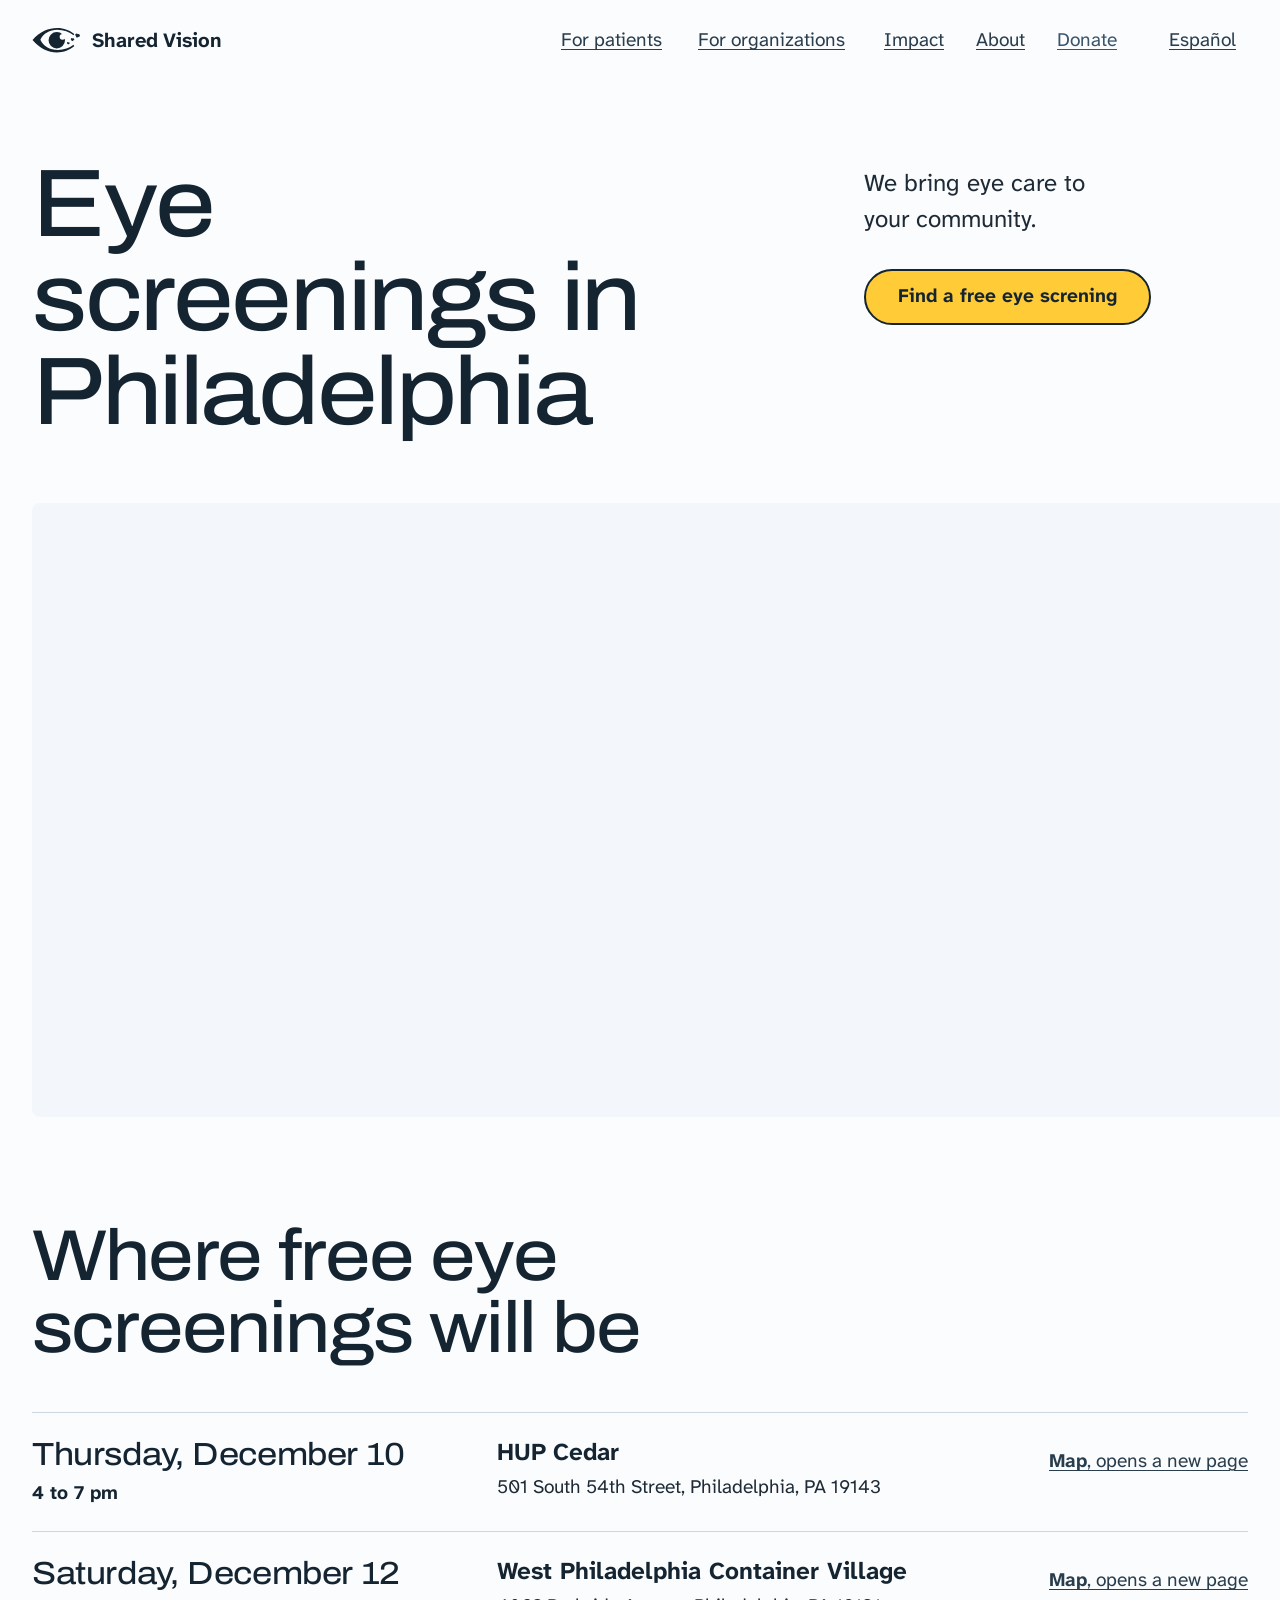
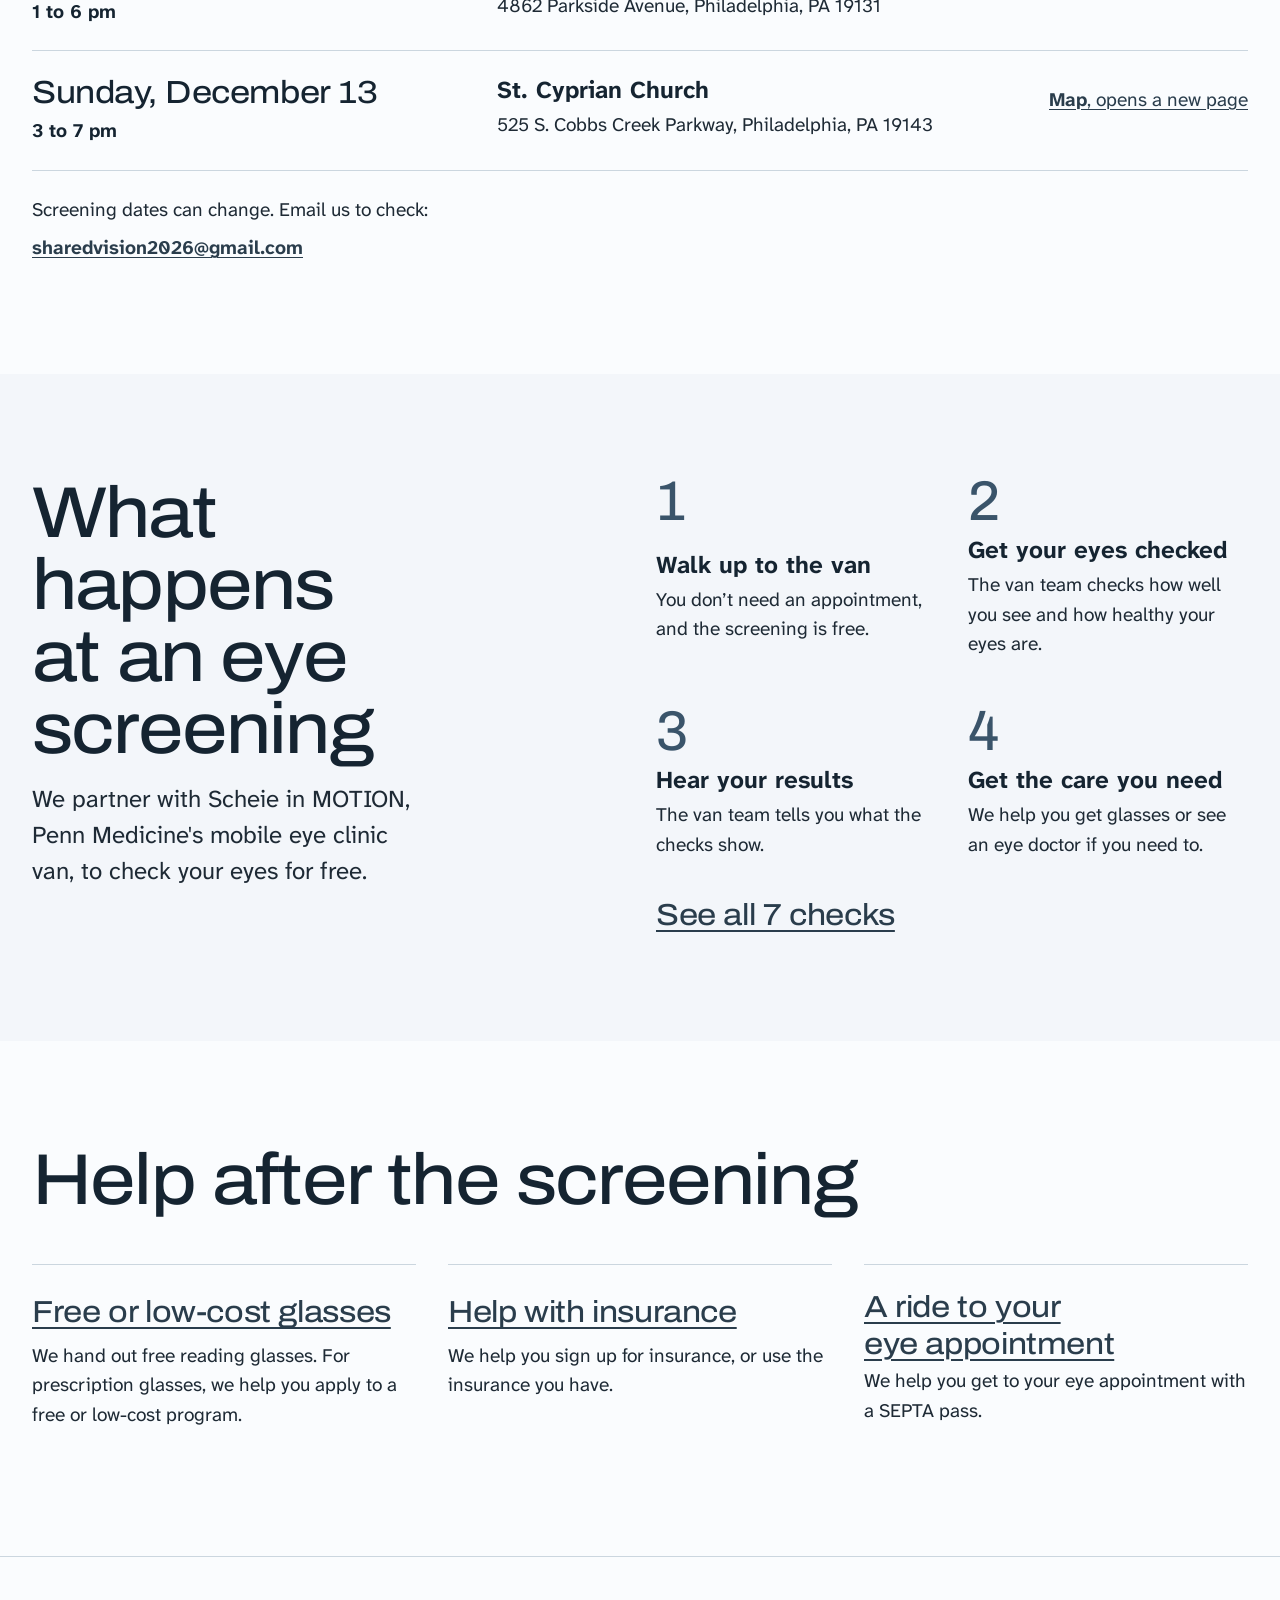
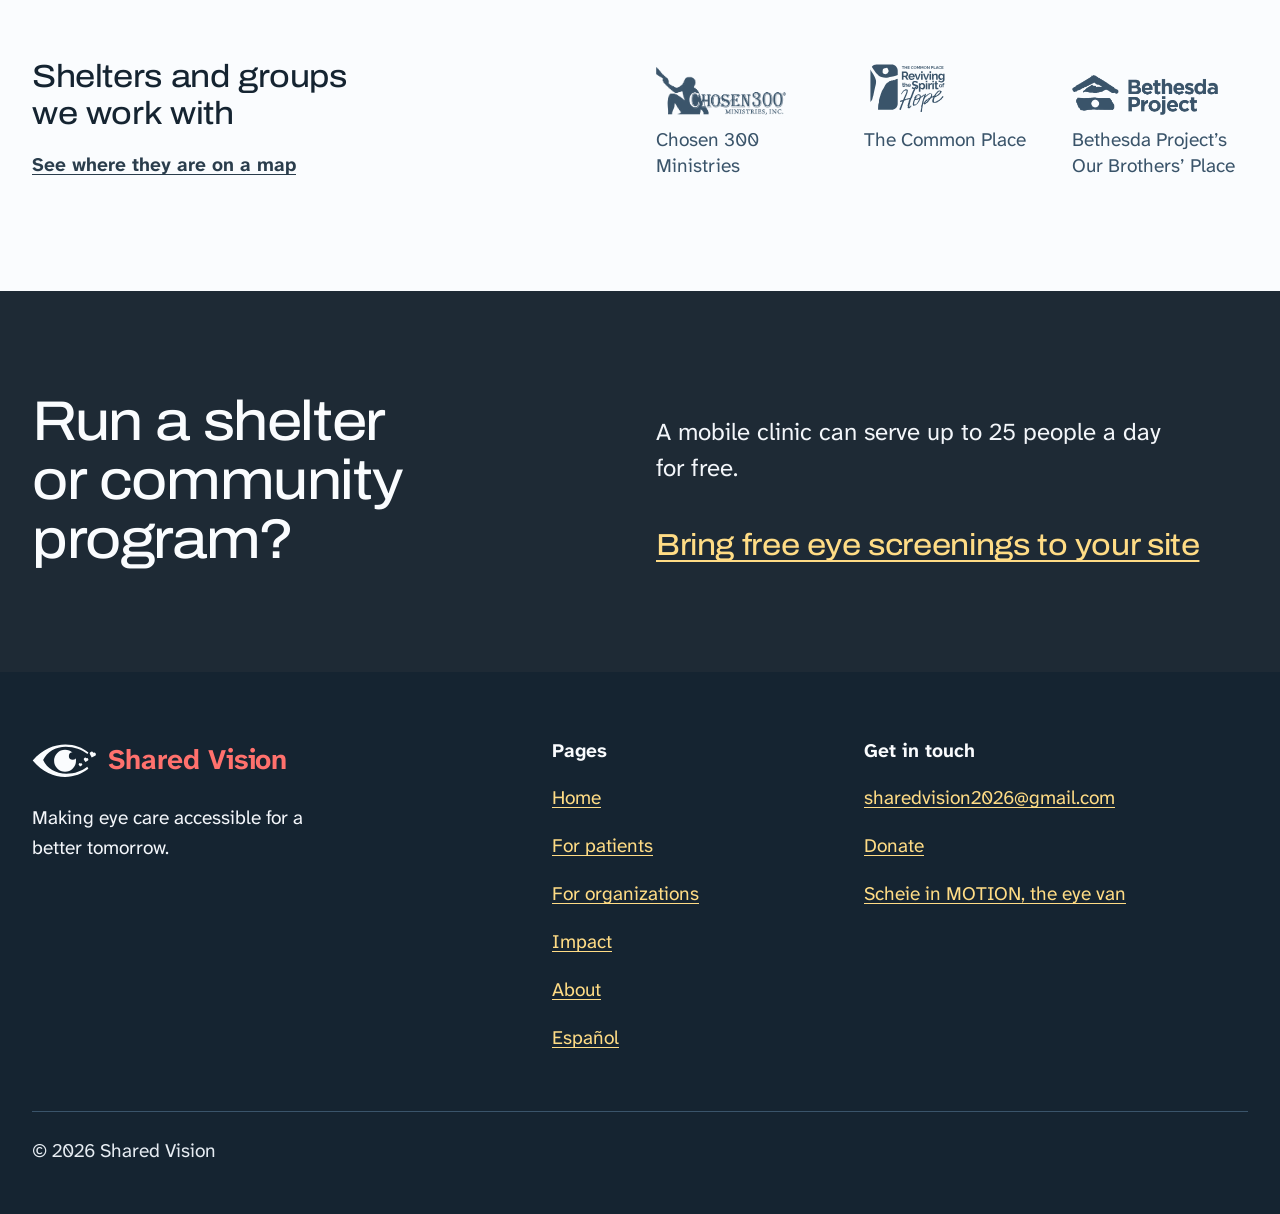
<file: index.html>
<!doctype html>
<html lang="en">
<head>
<meta charset="utf-8">
<meta name="viewport" content="width=device-width, initial-scale=1">
<title>Shared Vision: free eye screenings at the van in Philadelphia</title>
<meta name="description" content="Free eye screenings at the van in Philadelphia. See where the van will be, and get help with glasses, insurance and rides.">
<meta name="theme-color" content="#FAFCFE">
<link rel="icon" href="data:image/svg+xml,%3Csvg xmlns='http://www.w3.org/2000/svg' viewBox='0 0 16 16' fill='%232A3D4C'%3E%3Cpath d='M0.4 8C2.4 4.9 5.2 3 8.6 3C11.6 3 13.9 4.3 15.6 6.1L14.7 7.3C13.2 5.6 11.2 4.5 8.7 4.5C6.3 4.5 4.6 5.8 3.6 8C4.6 10.3 6.4 11.5 8.8 11.5C11.2 11.5 13.2 10.6 14.7 8.9L15.6 10C13.9 11.9 11.6 13.1 8.6 13.1C5.2 13.1 2.4 11.2 0.4 8Z'/%3E%3Ccircle cx='8.7' cy='8' r='2.75'/%3E%3C/svg%3E">
<link rel="preconnect" href="https://fonts.googleapis.com">
<link rel="preconnect" href="https://fonts.gstatic.com" crossorigin>
<link rel="stylesheet" href="https://fonts.googleapis.com/css2?family=Archivo:wdth,wght@100..125,400..500&amp;family=Atkinson+Hyperlegible+Next:wght@400..700&amp;display=swap">
<script>
  /* Motion is an enhancement: hidden-until-seen states only apply while this class is present.
     If site.js has not started within 3 seconds, the class comes off and everything shows. */
  document.documentElement.classList.add('js');
  setTimeout(function () { if (!window.svReveal) document.documentElement.classList.remove('js'); }, 3000);
</script>
<link rel="stylesheet" href="styles.css">
<link rel="stylesheet" href="css/home.css">
<link rel="alternate" hreflang="es" href="es/">
</head>
<body>
<a class="skip" href="#main">Skip to main content</a>

<header class="site-header">
  <div class="topline">
    <div class="wrap topline-inner">
      <a class="lang" href="es/" hreflang="es"><span lang="es">Español</span></a>
    </div>
  </div>
  <div class="wrap bar">
    <a class="brand" href="./" aria-label="Shared Vision, home" aria-current="page">
      <svg class="mark" viewBox="0 0 184 100" aria-hidden="true" focusable="false" fill="currentColor">
        <g transform="translate(2 50)">
          <path d="M0 0C28 -33 62 -46 94 -46C121 -46 143 -37 160 -23L157.5 -18.5C141 -31 120 -39.5 95 -39.5C66 -39.5 41 -25 30 -1C41 23 66 38.5 97 38.5C121 38.5 141 31 157 18.5L160 24C142 38 120 47.5 93 47.5C61 47.5 28 33 0 0Z"/>
          <mask id="iris-head" maskUnits="userSpaceOnUse" x="-400" y="-400" width="800" height="800"><rect x="-400" y="-400" width="800" height="800" fill="#fff"/><path d="M104 -12.5a11 11 0 1 0 22 0a11 11 0 1 0 -22 0Z" fill="#000"/></mask>
          <path mask="url(#iris-head)" d="M61.5 1a31.5 31.5 0 1 0 63 0a31.5 31.5 0 1 0 -63 0Z"/>
          <path d="M136.21 17.48L132.9 13.08A3.09 3.09 0 1 1 137.68 9.17A3.09 3.09 0 1 1 140.82 14.47Z"/>
          <path d="M151.57 4.74L147.68 -1.27A4.01 4.01 0 1 1 154.22 -5.9A4.01 4.01 0 1 1 157.83 1.26Z"/>
          <path d="M169.61 -8.64L165.08 -16.84A5.25 5.25 0 1 1 174.04 -22.29A5.25 5.25 0 1 1 178.09 -12.61Z"/>
        </g>
      </svg>
      <span class="wordmark" translate="no">Shared Vision</span>
    </a>

    <nav class="nav-desktop" aria-label="Main">
      <ul role="list">
        <li><a class="nav-link" href="patients.html" data-label="For patients">For patients</a></li>
        <li><a class="nav-link" href="organizations.html" data-label="For organizations">For organizations</a></li>
        <li><a class="nav-link" href="impact.html" data-label="Impact">Impact</a></li>
        <li><a class="nav-link" href="about.html" data-label="About">About</a></li>
        <li><a class="nav-link nav-quiet" href="https://www.zeffy.com/en-US/donation-form/support-affordable-eye-care-improved-vision-and-better-lives" data-label="Donate">Donate</a></li>
      </ul>
    </nav>
    <a class="lang lang-wide" href="es/" hreflang="es"><span lang="es">Español</span></a>

    <details class="menu">
      <summary>
        <svg class="when-closed" viewBox="0 0 18 18" aria-hidden="true" focusable="false"><path d="M2 5h14M2 9h14M2 13h14" stroke="currentColor" stroke-width="2" stroke-linecap="round"/></svg>
        <svg class="when-open" viewBox="0 0 18 18" aria-hidden="true" focusable="false"><path d="M4 4l10 10M14 4L4 14" stroke="currentColor" stroke-width="2" stroke-linecap="round"/></svg>
        <span class="when-closed">Menu</span><span class="when-open"><span aria-hidden="true">Close</span><span class="sr-only">Menu</span></span>
      </summary>
      <nav class="menu-panel" aria-label="Main">
        <ul role="list">
          <li><a href="patients.html">For patients</a></li>
          <li><a href="organizations.html">For organizations</a></li>
          <li><a href="impact.html">Impact</a></li>
          <li><a href="about.html">About</a></li>
          <li class="menu-quiet"><a href="https://www.zeffy.com/en-US/donation-form/support-affordable-eye-care-improved-vision-and-better-lives">Donate</a></li>
        </ul>
      </nav>
    </details>
  </div>
</header>

<main id="main">

  <!-- 1. Hero: the promise, the one ask, and the van to look for. Nothing here moves. -->
  <section class="hero" aria-labelledby="hero-title">
    <div class="frame">
      <div class="hero-text">
        <h1 id="hero-title" class="display t-hero hero-title">Eye screenings in Philadelphia</h1>
        <div class="hero-side">
          <p class="lead">We bring eye care to your community.</p>
          <a class="btn btn-block" href="#stops">Find a free eye screning</a>
        </div>
      </div>
      <div class="hero-stage">
        <div class="hero-photo">
          <!-- Shown from 900px only: below that the stops come first. The 1-pixel stand-in keeps phones from downloading a photo they never show. -->
          <picture>
            <source media="(min-width: 56.25em)" type="image/webp" srcset="img/van-wide-1600.webp 1600w, img/van-wide-2400.webp 2400w, img/van-wide-1000.webp 1000w" sizes="96vw">
            <source media="(min-width: 56.25em)" srcset="img/van-wide-1600.jpg 1600w, img/van-wide-2400.jpg 2400w, img/van-wide-1000.jpg 1000w" sizes="96vw">
            <source srcset="[data-uri]">
            <img src="img/van-wide-1600.jpg" width="2400" height="1303" alt="Shared Vision’s three founders smile in front of the eye van. Its side is painted with Philadelphia’s City Hall inside a giant eye, and its door stands open." fetchpriority="high">
          </picture>
        </div>
      </div>
    </div>
  </section>

  <!-- 2. The van stops: the most important thing on the page -->
  <section class="section stops-section" id="stops" aria-labelledby="stops-title" tabindex="-1">
    <div class="wrap stops-grid">
      <div class="stops-head">
        <h2 id="stops-title" class="display t-xl">Where free eye screenings will be</h2>
        
      </div>
      <div class="stops" data-stops data-stops-limit="3">
        <ol class="stops-list" id="stops-list" role="list">
          <li class="stop">
            <div class="stop-when"><h3 class="stop-date display"><time datetime="2026-12-02">Wednesday, December 2</time></h3><p class="stop-time">3 to 7 pm</p></div>
            <div class="stop-where"><p class="stop-place">Prevention Point Philadelphia</p><p class="stop-address">2913 Kensington Avenue, Philadelphia, PA 19134</p></div>
            <a class="stop-map" href="https://www.google.com/maps/search/?api=1&amp;query=2913%20Kensington%20Avenue%2C%20Philadelphia%2C%20PA%2019134" target="_blank" rel="noopener"><span><b>Map</b><span class="sr-only"> for Prevention Point Philadelphia</span>, opens a new page</span></a>
          </li>
          <li class="stop">
            <div class="stop-when"><h3 class="stop-date display"><time datetime="2026-12-10">Thursday, December 10</time></h3><p class="stop-time">4 to 7 pm</p></div>
            <div class="stop-where"><p class="stop-place">HUP Cedar</p><p class="stop-address">501 South 54th Street, Philadelphia, PA 19143</p></div>
            <a class="stop-map" href="https://www.google.com/maps/search/?api=1&amp;query=501%20South%2054th%20Street%2C%20Philadelphia%2C%20PA%2019143" target="_blank" rel="noopener"><span><b>Map</b><span class="sr-only"> for HUP Cedar</span>, opens a new page</span></a>
          </li>
          <li class="stop">
            <div class="stop-when"><h3 class="stop-date display"><time datetime="2026-12-12">Saturday, December 12</time></h3><p class="stop-time">1 to 6 pm</p></div>
            <div class="stop-where"><p class="stop-place">West Philadelphia Container Village</p><p class="stop-address">4862 Parkside Avenue, Philadelphia, PA 19131</p></div>
            <a class="stop-map" href="https://www.google.com/maps/search/?api=1&amp;query=4862%20Parkside%20Avenue%2C%20Philadelphia%2C%20PA%2019131" target="_blank" rel="noopener"><span><b>Map</b><span class="sr-only"> for West Philadelphia Container Village</span>, opens a new page</span></a>
          </li>
          <li class="stop">
            <div class="stop-when"><h3 class="stop-date display"><time datetime="2026-12-13">Sunday, December 13</time></h3><p class="stop-time">3 to 7 pm</p></div>
            <div class="stop-where"><p class="stop-place">St. Cyprian Church</p><p class="stop-address">525 S. Cobbs Creek Parkway, Philadelphia, PA 19143</p></div>
            <a class="stop-map" href="https://www.google.com/maps/search/?api=1&amp;query=525%20S.%20Cobbs%20Creek%20Parkway%2C%20Philadelphia%2C%20PA%2019143" target="_blank" rel="noopener"><span><b>Map</b><span class="sr-only"> for St. Cyprian Church</span>, opens a new page</span></a>
          </li>
        </ol>
        <p class="stops-empty" hidden>We don’t have any van stops on the list right now. Email us to ask about the next one.</p>
        <p class="stops-check">Screening dates can change. Email us to check:
          <a class="email link-line" href="mailto:sharedvision2026@gmail.com?subject=Is%20the%20van%20stop%20still%20on%3F" aria-label="sharedvision2026@gmail.com">sharedvision2026@<wbr>gmail.com</a></p>
      </div>
    </div>
  </section>

  <!-- 3. What happens at the screening -->
  <section class="section section-tint" id="screening" aria-labelledby="screening-title">
    <div class="wrap screening-grid">
      <div class="screening-head">
        <h2 id="screening-title" class="display t-xl">What happens at an eye screening</h2>
        <p class="lead">We partner with <span translate="no">Scheie in MOTION</span>, Penn Medicine's mobile eye clinic van, to check your eyes for free.</p>
      </div>
      <ol class="steps screening-steps" role="list">
        <li class="step">
          <span class="step-num display" aria-hidden="true">1</span>
          <div><h3>Walk up to the van</h3><p>You don’t need an appointment, and the screening is free.</p></div>
        </li>
        <li class="step">
          <span class="step-num display" aria-hidden="true">2</span>
          <div><h3>Get your eyes checked</h3><p>The van team checks how well you see and how healthy your eyes are.</p></div>
        </li>
        <li class="step">
          <span class="step-num display" aria-hidden="true">3</span>
          <div><h3>Hear your results</h3><p>The van team tells you what the checks show.</p></div>
        </li>
        <li class="step">
          <span class="step-num display" aria-hidden="true">4</span>
          <div><h3>Get the care you need</h3><p>We help you get glasses or see an eye doctor if you need to.</p></div>
        </li>
      </ol>
      <p class="screening-more"><a class="big-link" href="patients.html#checks">See all 7 checks</a></p>
    </div>
  </section>

  <!-- 4. Help after the screening -->
  <section class="section" id="help" aria-labelledby="help-title">
    <div class="wrap help-grid">
      <div class="help-head">
        <h2 id="help-title" class="display t-xl">Help after the screening</h2>
        
      </div>
      <ul class="help-list" role="list">
        <li>
          <h3><a class="big-link" href="patients.html#glasses">Free or low-cost glasses</a></h3>
          <p>We hand out free reading glasses. For prescription glasses, we help you apply to a free or low-cost program.</p>
        </li>
        <li>
          <h3><a class="big-link" href="patients.html#help">Help with insurance</a></h3>
          <p>We help you sign up for insurance, or use the insurance you have.</p>
        </li>
        <li>
          <h3><a class="big-link" href="patients.html#help">A ride to your eye appointment</a></h3>
          <p>We help you get to your eye appointment with a <span translate="no">SEPTA</span> pass.</p>
        </li>
      </ul>
    </div>
  </section>

  <!-- 5. Where you can find us: the partner sites -->
  <section class="section section-rule partners" aria-labelledby="partners-title">
    <div class="wrap partners-grid">
      <div class="partners-head">
        <h2 id="partners-title" class="display t-m">Shelters and groups we work with</h2>
        <a class="link-line" href="about.html#partners">See where they are on a map</a>
      </div>
      <ul class="logos" role="list">
        <li>
          <figure class="logo">
            <img class="logo-chosen300" src="img/chosen300-mono.png" width="349" height="129" alt="" loading="lazy" decoding="async">
            <figcaption>Chosen 300 Ministries</figcaption>
          </figure>
        </li>
        <li>
          <figure class="logo">
            <img class="logo-commonplace" src="img/the-common-place-mono.svg" width="612" height="395" alt="" loading="lazy" decoding="async">
            <figcaption>The Common Place</figcaption>
          </figure>
        </li>
        <li>
          <figure class="logo">
            <img class="logo-bethesda" src="img/bethesda-project-mono.png" width="543" height="149" alt="" loading="lazy" decoding="async">
            <figcaption>Bethesda Project’s Our Brothers’ Place</figcaption>
          </figure>
        </li>
      </ul>
    </div>
  </section>

  <!-- 6. For shelters and programs: one short band -->
  <section class="on-slate orgs-band" aria-labelledby="orgs-title">
    <div class="wrap orgs-band-inner">
      <h2 id="orgs-title" class="display t-l">Run a shelter or community program?</h2>
      <p class="lead">A mobile clinic can serve up to 25 people a day for free.</p>
      <a class="big-link" href="organizations.html">Bring free eye screenings to your site</a>
    </div>
  </section>
</main>

<footer class="site-footer">
  <div class="wrap">
    <div class="foot-grid">
      <div>
        <a class="foot-brand" href="./" aria-label="Shared Vision, home">
          <svg class="mark" viewBox="0 0 184 100" aria-hidden="true" focusable="false" fill="currentColor">
            <g transform="translate(2 50)">
              <path d="M0 0C28 -33 62 -46 94 -46C121 -46 143 -37 160 -23L157.5 -18.5C141 -31 120 -39.5 95 -39.5C66 -39.5 41 -25 30 -1C41 23 66 38.5 97 38.5C121 38.5 141 31 157 18.5L160 24C142 38 120 47.5 93 47.5C61 47.5 28 33 0 0Z"/>
              <mask id="iris-foot" maskUnits="userSpaceOnUse" x="-400" y="-400" width="800" height="800"><rect x="-400" y="-400" width="800" height="800" fill="#fff"/><path d="M104 -12.5a11 11 0 1 0 22 0a11 11 0 1 0 -22 0Z" fill="#000"/></mask>
              <path mask="url(#iris-foot)" d="M61.5 1a31.5 31.5 0 1 0 63 0a31.5 31.5 0 1 0 -63 0Z"/>
              <path d="M136.21 17.48L132.9 13.08A3.09 3.09 0 1 1 137.68 9.17A3.09 3.09 0 1 1 140.82 14.47Z"/>
              <path d="M151.57 4.74L147.68 -1.27A4.01 4.01 0 1 1 154.22 -5.9A4.01 4.01 0 1 1 157.83 1.26Z"/>
              <path d="M169.61 -8.64L165.08 -16.84A5.25 5.25 0 1 1 174.04 -22.29A5.25 5.25 0 1 1 178.09 -12.61Z"/>
            </g>
          </svg>
          <span class="wordmark" translate="no">Shared Vision</span>
        </a>
        <p class="foot-line">Making eye care accessible for a better tomorrow.</p>
      </div>
      <nav aria-label="Footer">
        <h2>Pages</h2>
        <ul role="list">
          <li><a href="./" aria-current="page">Home</a></li>
          <li><a href="patients.html">For patients</a></li>
          <li><a href="organizations.html">For organizations</a></li>
          <li><a href="impact.html">Impact</a></li>
          <li><a href="about.html">About</a></li>
          <li><a href="es/" hreflang="es"><span lang="es">Español</span></a></li>
        </ul>
      </nav>
      <div>
        <h2>Get in touch</h2>
        <ul role="list">
          <li><a class="email" href="mailto:sharedvision2026@gmail.com" aria-label="sharedvision2026@gmail.com">sharedvision2026@<wbr>gmail.com</a></li>
          <li><a href="https://www.zeffy.com/en-US/donation-form/support-affordable-eye-care-improved-vision-and-better-lives">Donate</a></li>
          <li><a href="https://opticlab.med.upenn.edu/mobile-unit/"><span translate="no">Scheie in MOTION</span>, the eye van</a></li>
        </ul>
      </div>
    </div>
    <div class="foot-credits">
      <p>© 2026 Shared Vision</p>
    </div>
  </div>
</footer>

<script src="site.js"></script>
</body>
</html>
</file>
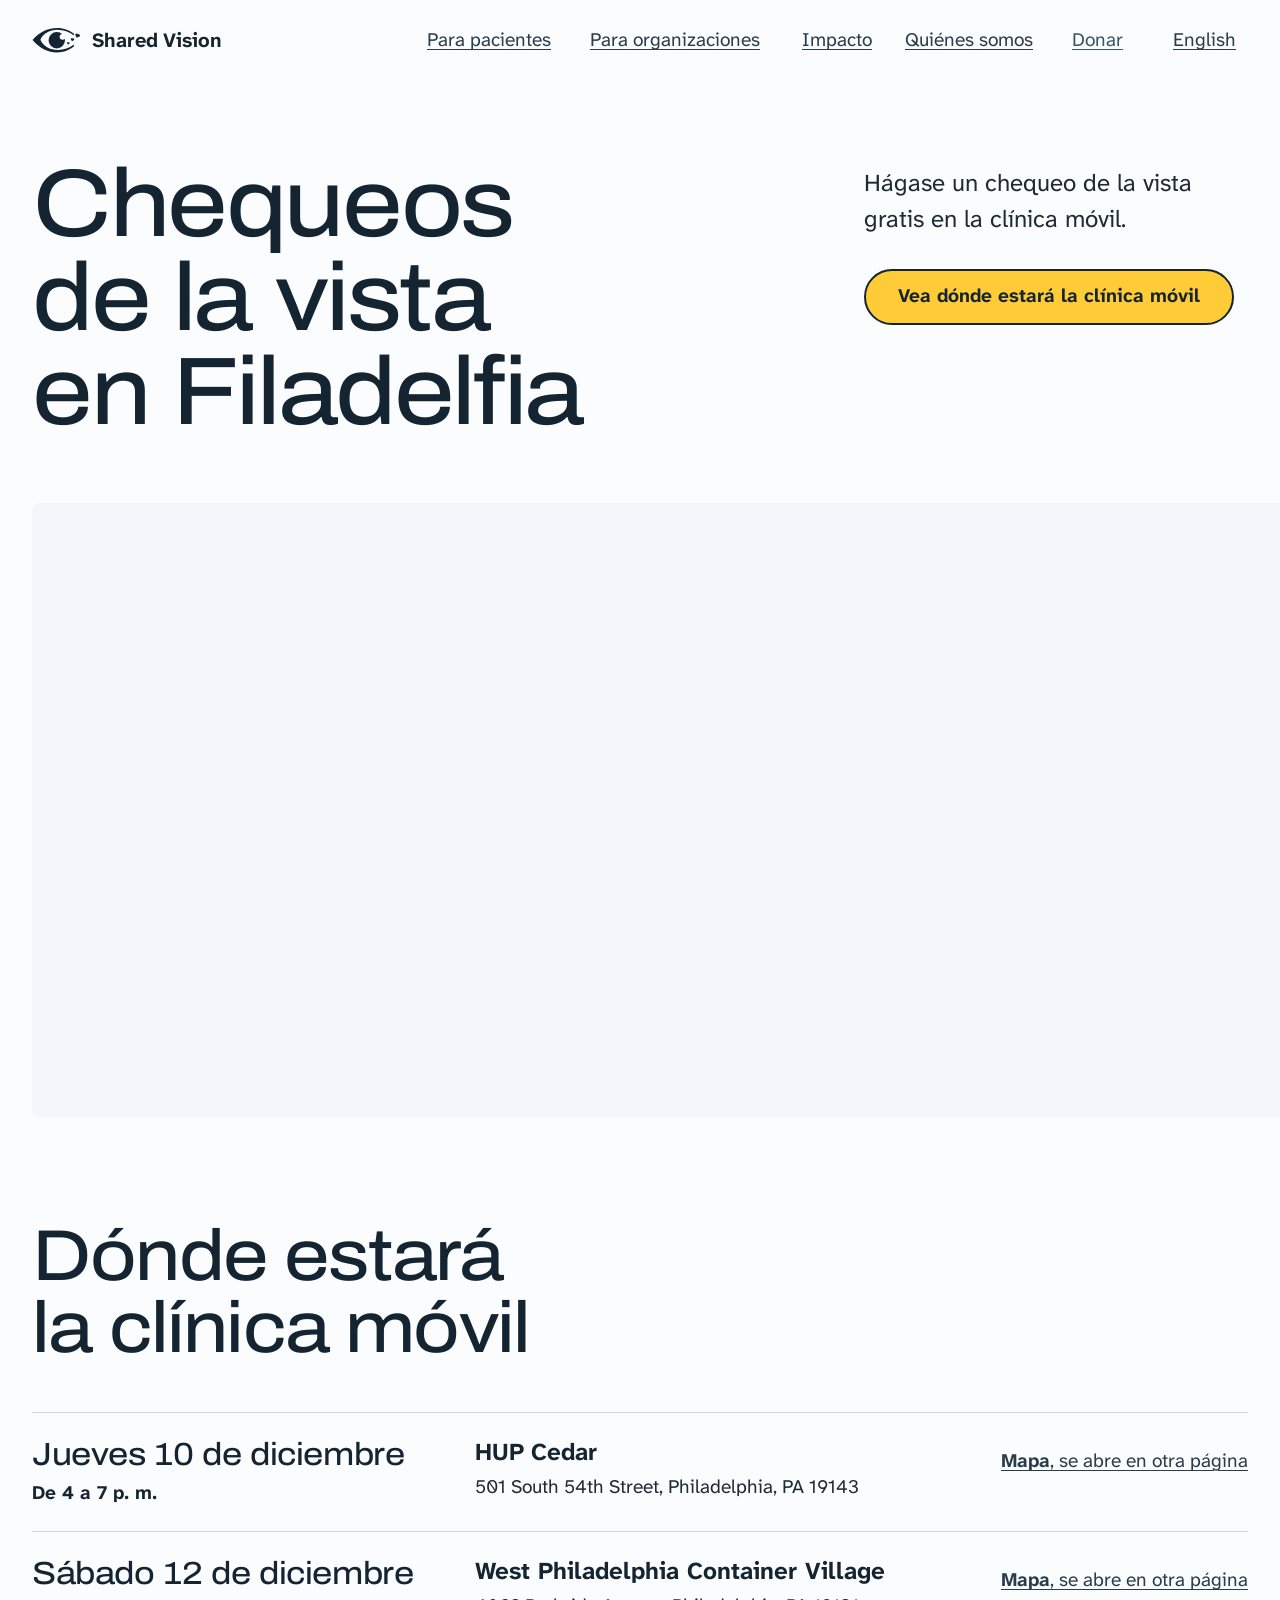
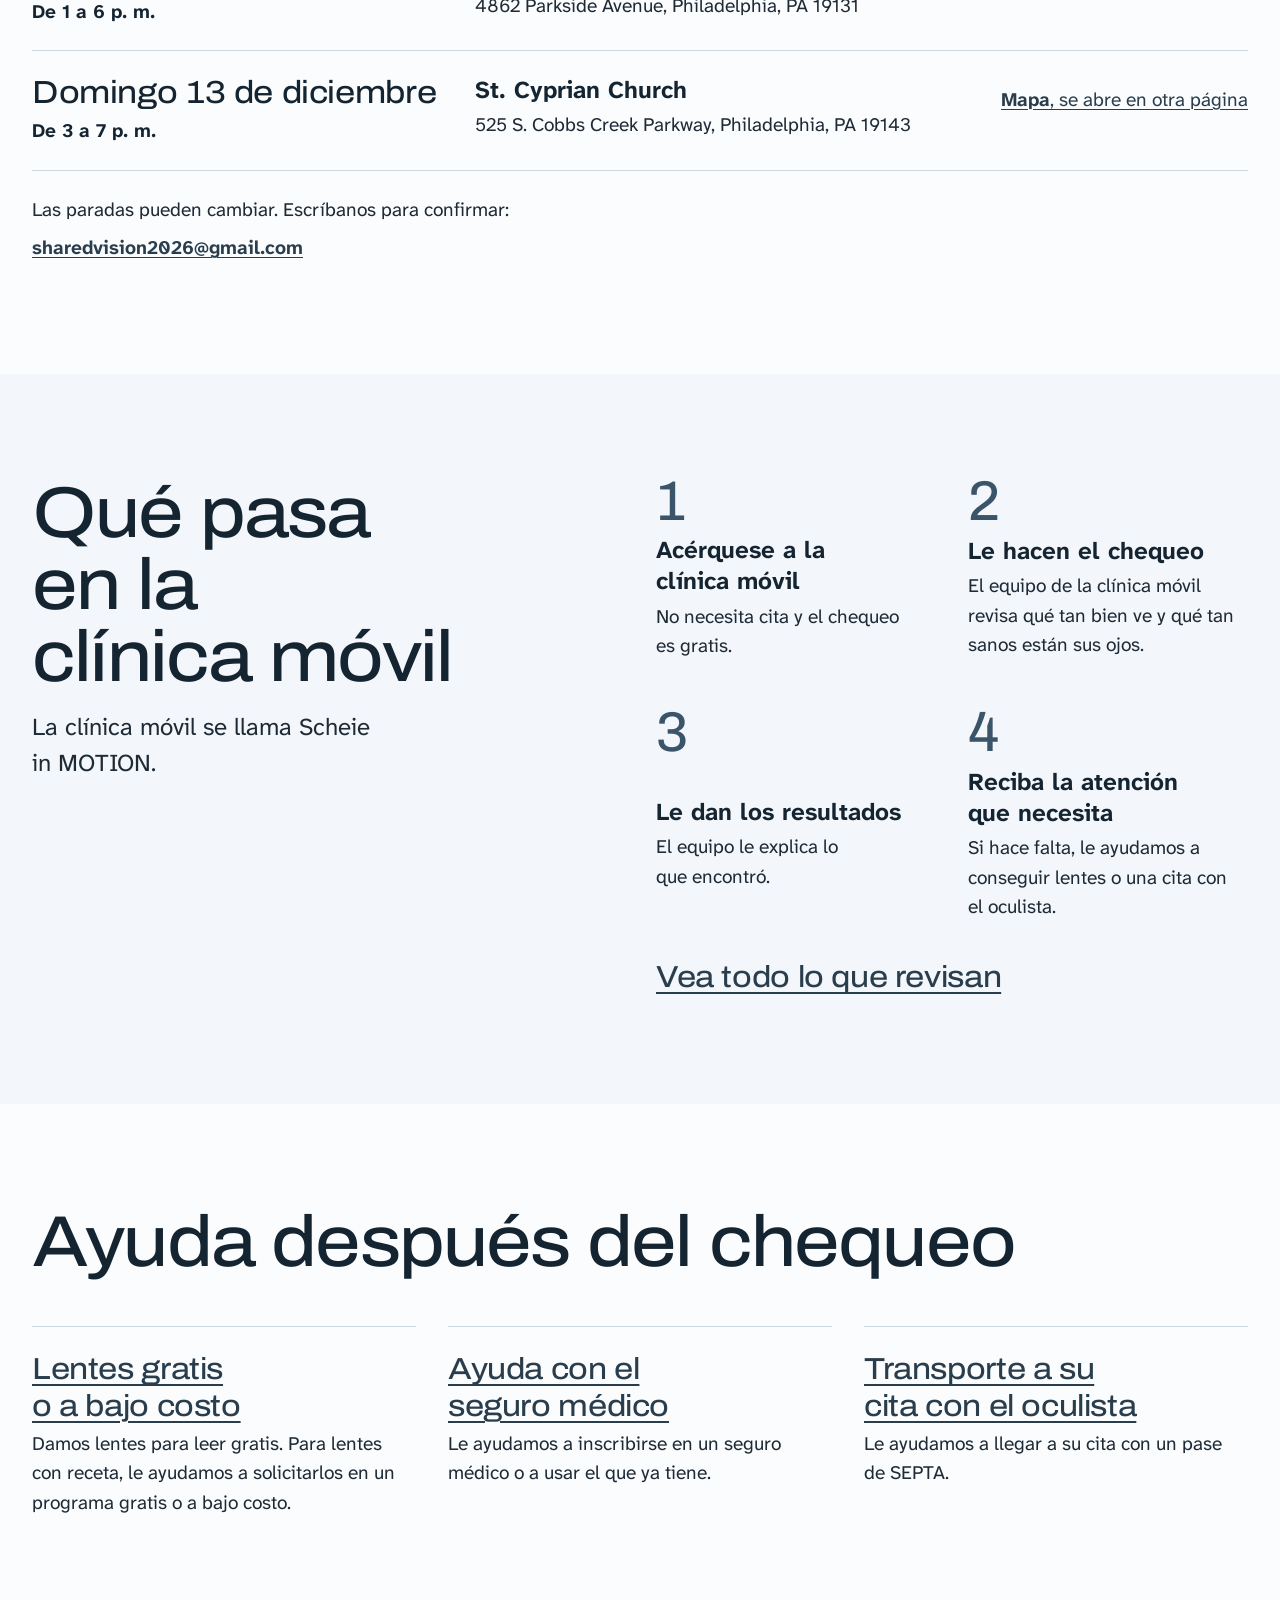
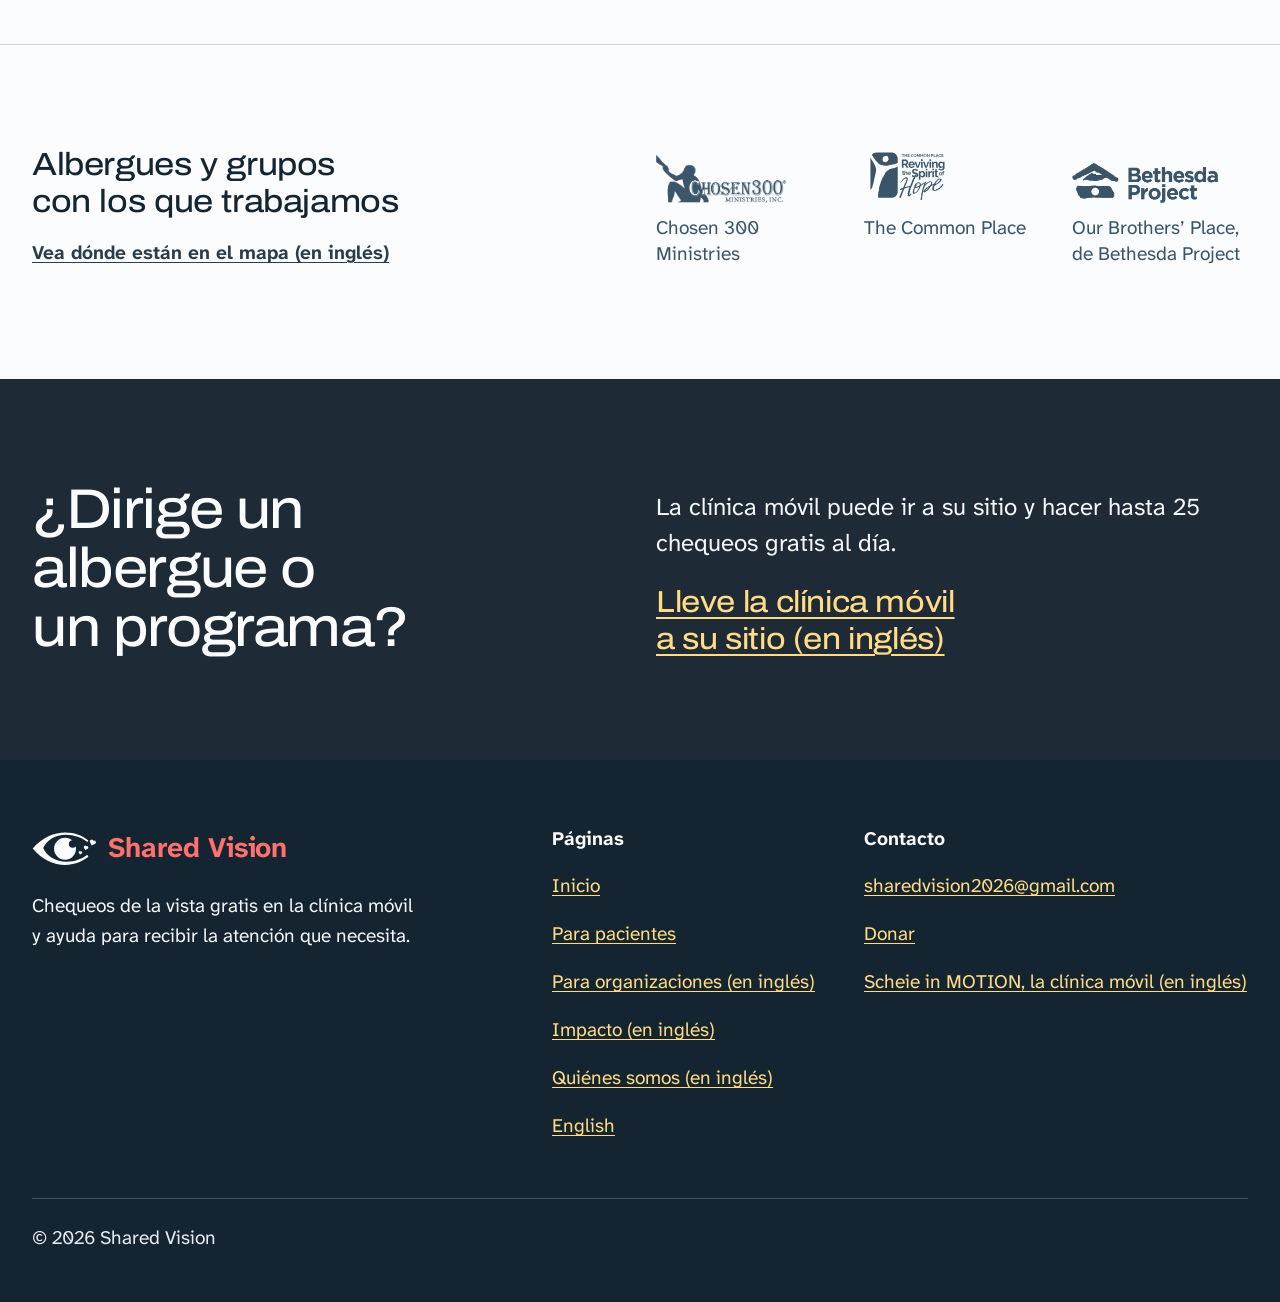
<file: es/index.html>
<!doctype html>
<html lang="es">
<head>
<meta charset="utf-8">
<meta name="viewport" content="width=device-width, initial-scale=1">
<title>Shared Vision: chequeos de la vista gratis en Filadelfia</title>
<meta name="description" content="Chequeos de la vista gratis en la clínica móvil, en Filadelfia. Vea dónde estará la clínica móvil y reciba ayuda con lentes, seguro médico y transporte.">
<meta name="theme-color" content="#FAFCFE">
<link rel="icon" href="data:image/svg+xml,%3Csvg xmlns='http://www.w3.org/2000/svg' viewBox='0 0 16 16' fill='%232A3D4C'%3E%3Cpath d='M0.4 8C2.4 4.9 5.2 3 8.6 3C11.6 3 13.9 4.3 15.6 6.1L14.7 7.3C13.2 5.6 11.2 4.5 8.7 4.5C6.3 4.5 4.6 5.8 3.6 8C4.6 10.3 6.4 11.5 8.8 11.5C11.2 11.5 13.2 10.6 14.7 8.9L15.6 10C13.9 11.9 11.6 13.1 8.6 13.1C5.2 13.1 2.4 11.2 0.4 8Z'/%3E%3Ccircle cx='8.7' cy='8' r='2.75'/%3E%3C/svg%3E">
<link rel="preconnect" href="https://fonts.googleapis.com">
<link rel="preconnect" href="https://fonts.gstatic.com" crossorigin>
<link rel="stylesheet" href="https://fonts.googleapis.com/css2?family=Archivo:wdth,wght@100..125,400..500&amp;family=Atkinson+Hyperlegible+Next:wght@400..700&amp;display=swap">
<script>
  /* Motion is an enhancement: hidden-until-seen states only apply while this class is present.
     If site.js has not started within 3 seconds, the class comes off and everything shows. */
  document.documentElement.classList.add('js');
  setTimeout(function () { if (!window.svReveal) document.documentElement.classList.remove('js'); }, 3000);
</script>
<link rel="stylesheet" href="../styles.css">
<link rel="stylesheet" href="../css/home.css">
<link rel="alternate" hreflang="en" href="../">
</head>
<body>
<a class="skip" href="#main">Ir al contenido principal</a>

<header class="site-header">
  <div class="topline">
    <div class="wrap topline-inner">
      <a class="lang" href="../" hreflang="en"><span lang="en">English</span></a>
    </div>
  </div>
  <div class="wrap bar">
    <a class="brand" href="./" aria-label="Shared Vision, inicio" aria-current="page">
      <svg class="mark" viewBox="0 0 184 100" aria-hidden="true" focusable="false" fill="currentColor">
        <g transform="translate(2 50)">
          <path d="M0 0C28 -33 62 -46 94 -46C121 -46 143 -37 160 -23L157.5 -18.5C141 -31 120 -39.5 95 -39.5C66 -39.5 41 -25 30 -1C41 23 66 38.5 97 38.5C121 38.5 141 31 157 18.5L160 24C142 38 120 47.5 93 47.5C61 47.5 28 33 0 0Z"/>
          <mask id="iris-head" maskUnits="userSpaceOnUse" x="-400" y="-400" width="800" height="800"><rect x="-400" y="-400" width="800" height="800" fill="#fff"/><path d="M104 -12.5a11 11 0 1 0 22 0a11 11 0 1 0 -22 0Z" fill="#000"/></mask>
          <path mask="url(#iris-head)" d="M61.5 1a31.5 31.5 0 1 0 63 0a31.5 31.5 0 1 0 -63 0Z"/>
          <path d="M136.21 17.48L132.9 13.08A3.09 3.09 0 1 1 137.68 9.17A3.09 3.09 0 1 1 140.82 14.47Z"/>
          <path d="M151.57 4.74L147.68 -1.27A4.01 4.01 0 1 1 154.22 -5.9A4.01 4.01 0 1 1 157.83 1.26Z"/>
          <path d="M169.61 -8.64L165.08 -16.84A5.25 5.25 0 1 1 174.04 -22.29A5.25 5.25 0 1 1 178.09 -12.61Z"/>
        </g>
      </svg>
      <span class="wordmark" translate="no">Shared Vision</span>
    </a>

    <nav class="nav-desktop" aria-label="Principal">
      <ul role="list">
        <li><a class="nav-link" href="pacientes.html" data-label="Para pacientes">Para pacientes</a></li>
        <li><a class="nav-link" href="../organizations.html" data-label="Para organizaciones">Para organizaciones<span class="sr-only"> (en inglés)</span></a></li>
        <li><a class="nav-link" href="../impact.html" data-label="Impacto">Impacto<span class="sr-only"> (en inglés)</span></a></li>
        <li><a class="nav-link" href="../about.html" data-label="Quiénes somos">Quiénes somos<span class="sr-only"> (en inglés)</span></a></li>
        <li><a class="nav-link nav-quiet" href="https://www.zeffy.com/en-US/donation-form/support-affordable-eye-care-improved-vision-and-better-lives" data-label="Donar">Donar</a></li>
      </ul>
    </nav>
    <a class="lang lang-wide" href="../" hreflang="en"><span lang="en">English</span></a>

    <details class="menu">
      <summary>
        <svg class="when-closed" viewBox="0 0 18 18" aria-hidden="true" focusable="false"><path d="M2 5h14M2 9h14M2 13h14" stroke="currentColor" stroke-width="2" stroke-linecap="round"/></svg>
        <svg class="when-open" viewBox="0 0 18 18" aria-hidden="true" focusable="false"><path d="M4 4l10 10M14 4L4 14" stroke="currentColor" stroke-width="2" stroke-linecap="round"/></svg>
        <span class="when-closed">Menú</span><span class="when-open"><span aria-hidden="true">Cerrar</span><span class="sr-only">Menú</span></span>
      </summary>
      <nav class="menu-panel" aria-label="Principal">
        <ul role="list">
          <li><a href="pacientes.html">Para pacientes</a></li>
          <li><a href="../organizations.html">Para organizaciones (en inglés)</a></li>
          <li><a href="../impact.html">Impacto (en inglés)</a></li>
          <li><a href="../about.html">Quiénes somos (en inglés)</a></li>
          <li class="menu-quiet"><a href="https://www.zeffy.com/en-US/donation-form/support-affordable-eye-care-improved-vision-and-better-lives">Donar</a></li>
        </ul>
      </nav>
    </details>
  </div>
</header>

<main id="main">

  <!-- 1. Hero: the promise, the one ask, and the van to look for. Nothing here moves. -->
  <section class="hero" aria-labelledby="hero-title">
    <div class="frame">
      <div class="hero-text">
        <h1 id="hero-title" class="display t-hero hero-title">Chequeos de la vista en Filadelfia</h1>
        <div class="hero-side">
          <p class="lead">Hágase un chequeo de la vista gratis en la clínica móvil.</p>
          <a class="btn btn-block" href="#stops">Vea dónde estará la clínica móvil</a>
        </div>
      </div>
      <div class="hero-stage">
        <div class="hero-photo">
          <!-- Shown from 900px only: below that the stops come first. The 1-pixel stand-in keeps phones from downloading a photo they never show. -->
          <picture>
            <source media="(min-width: 56.25em)" type="image/webp" srcset="../img/van-wide-1600.webp 1600w, ../img/van-wide-2400.webp 2400w, ../img/van-wide-1000.webp 1000w" sizes="96vw">
            <source media="(min-width: 56.25em)" srcset="../img/van-wide-1600.jpg 1600w, ../img/van-wide-2400.jpg 2400w, ../img/van-wide-1000.jpg 1000w" sizes="96vw">
            <source srcset="[data-uri]">
            <img src="../img/van-wide-1600.jpg" width="2400" height="1303" alt="Los tres fundadores de Shared Vision sonríen frente a la clínica móvil. En el costado tiene pintado el City Hall de Filadelfia dentro de un ojo gigante, y la puerta está abierta." fetchpriority="high">
          </picture>
        </div>
      </div>
    </div>
  </section>

  <!-- 2. The van stops: the most important thing on the page -->
  <section class="section stops-section" id="stops" aria-labelledby="stops-title" tabindex="-1">
    <div class="wrap stops-grid">
      <div class="stops-head">
        <h2 id="stops-title" class="display t-xl">Dónde estará la clínica móvil</h2>
        
      </div>
      <div class="stops" data-stops data-stops-limit="3">
        <ol class="stops-list" id="stops-list" role="list">
          <li class="stop">
            <div class="stop-when"><h3 class="stop-date display"><time datetime="2026-12-02">Miércoles 2 de diciembre</time></h3><p class="stop-time">De 3 a 7 p. m.</p></div>
            <div class="stop-where"><p class="stop-place">Prevention Point Philadelphia</p><p class="stop-address">2913 Kensington Avenue, Philadelphia, PA 19134</p></div>
            <a class="stop-map" href="https://www.google.com/maps/search/?api=1&amp;query=2913%20Kensington%20Avenue%2C%20Philadelphia%2C%20PA%2019134" target="_blank" rel="noopener"><span><b>Mapa</b><span class="sr-only"> de Prevention Point Philadelphia</span>, se abre en otra página</span></a>
          </li>
          <li class="stop">
            <div class="stop-when"><h3 class="stop-date display"><time datetime="2026-12-10">Jueves 10 de diciembre</time></h3><p class="stop-time">De 4 a 7 p. m.</p></div>
            <div class="stop-where"><p class="stop-place">HUP Cedar</p><p class="stop-address">501 South 54th Street, Philadelphia, PA 19143</p></div>
            <a class="stop-map" href="https://www.google.com/maps/search/?api=1&amp;query=501%20South%2054th%20Street%2C%20Philadelphia%2C%20PA%2019143" target="_blank" rel="noopener"><span><b>Mapa</b><span class="sr-only"> de HUP Cedar</span>, se abre en otra página</span></a>
          </li>
          <li class="stop">
            <div class="stop-when"><h3 class="stop-date display"><time datetime="2026-12-12">Sábado 12 de diciembre</time></h3><p class="stop-time">De 1 a 6 p. m.</p></div>
            <div class="stop-where"><p class="stop-place">West Philadelphia Container Village</p><p class="stop-address">4862 Parkside Avenue, Philadelphia, PA 19131</p></div>
            <a class="stop-map" href="https://www.google.com/maps/search/?api=1&amp;query=4862%20Parkside%20Avenue%2C%20Philadelphia%2C%20PA%2019131" target="_blank" rel="noopener"><span><b>Mapa</b><span class="sr-only"> de West Philadelphia Container Village</span>, se abre en otra página</span></a>
          </li>
          <li class="stop">
            <div class="stop-when"><h3 class="stop-date display"><time datetime="2026-12-13">Domingo 13 de diciembre</time></h3><p class="stop-time">De 3 a 7 p. m.</p></div>
            <div class="stop-where"><p class="stop-place">St. Cyprian Church</p><p class="stop-address">525 S. Cobbs Creek Parkway, Philadelphia, PA 19143</p></div>
            <a class="stop-map" href="https://www.google.com/maps/search/?api=1&amp;query=525%20S.%20Cobbs%20Creek%20Parkway%2C%20Philadelphia%2C%20PA%2019143" target="_blank" rel="noopener"><span><b>Mapa</b><span class="sr-only"> de St. Cyprian Church</span>, se abre en otra página</span></a>
          </li>
        </ol>
        <p class="stops-empty" hidden>Por ahora no hay paradas en la lista. Escríbanos para preguntar por la próxima.</p>
        <p class="stops-check">Las paradas pueden cambiar. Escríbanos para confirmar:
          <a class="email link-line" href="mailto:sharedvision2026@gmail.com?subject=%C2%BFSigue%20en%20pie%20la%20parada%3F" aria-label="sharedvision2026@gmail.com">sharedvision2026@<wbr>gmail.com</a></p>
      </div>
    </div>
  </section>

  <!-- 3. What happens at the screening -->
  <section class="section section-tint" id="screening" aria-labelledby="screening-title">
    <div class="wrap screening-grid">
      <div class="screening-head">
        <h2 id="screening-title" class="display t-xl">Qué pasa en la clínica móvil</h2>
        <p class="lead">La clínica móvil se llama <span translate="no">Scheie in MOTION</span>.</p>
      </div>
      <ol class="steps screening-steps" role="list">
        <li class="step">
          <span class="step-num display" aria-hidden="true">1</span>
          <div><h3>Acérquese a la clínica móvil</h3><p>No necesita cita y el chequeo es gratis.</p></div>
        </li>
        <li class="step">
          <span class="step-num display" aria-hidden="true">2</span>
          <div><h3>Le hacen el chequeo</h3><p>El equipo de la clínica móvil revisa qué tan bien ve y qué tan sanos están sus ojos.</p></div>
        </li>
        <li class="step">
          <span class="step-num display" aria-hidden="true">3</span>
          <div><h3>Le dan los resultados</h3><p>El equipo le explica lo que encontró.</p></div>
        </li>
        <li class="step">
          <span class="step-num display" aria-hidden="true">4</span>
          <div><h3>Reciba la atención que necesita</h3><p>Si hace falta, le ayudamos a conseguir lentes o una cita con el oculista.</p></div>
        </li>
      </ol>
      <p class="screening-more"><a class="big-link" href="pacientes.html#checks">Vea todo lo que revisan</a></p>
    </div>
  </section>

  <!-- 4. Help after the screening -->
  <section class="section" id="help" aria-labelledby="help-title">
    <div class="wrap help-grid">
      <div class="help-head">
        <h2 id="help-title" class="display t-xl">Ayuda después del chequeo</h2>
        
      </div>
      <ul class="help-list" role="list">
        <li>
          <h3><a class="big-link" href="pacientes.html#glasses">Lentes gratis o a bajo costo</a></h3>
          <p>Damos lentes para leer gratis. Para lentes con receta, le ayudamos a solicitarlos en un programa gratis o a bajo costo.</p>
        </li>
        <li>
          <h3><a class="big-link" href="pacientes.html#help">Ayuda con el seguro médico</a></h3>
          <p>Le ayudamos a inscribirse en un seguro médico o a usar el que ya tiene.</p>
        </li>
        <li>
          <h3><a class="big-link" href="pacientes.html#help">Transporte a su cita con el oculista</a></h3>
          <p>Le ayudamos a llegar a su cita con un pase de <span translate="no">SEPTA</span>.</p>
        </li>
      </ul>
    </div>
  </section>

  <!-- 5. Where you can find us: the partner sites -->
  <section class="section section-rule partners" aria-labelledby="partners-title">
    <div class="wrap partners-grid">
      <div class="partners-head">
        <h2 id="partners-title" class="display t-m">Albergues y grupos con los que trabajamos</h2>
        <a class="link-line" href="../about.html#partners">Vea dónde están en el mapa (en inglés)</a>
      </div>
      <ul class="logos" role="list">
        <li>
          <figure class="logo">
            <img class="logo-chosen300" src="../img/chosen300-mono.png" width="349" height="129" alt="" loading="lazy" decoding="async">
            <figcaption>Chosen 300 Ministries</figcaption>
          </figure>
        </li>
        <li>
          <figure class="logo">
            <img class="logo-commonplace" src="../img/the-common-place-mono.svg" width="612" height="395" alt="" loading="lazy" decoding="async">
            <figcaption>The Common Place</figcaption>
          </figure>
        </li>
        <li>
          <figure class="logo">
            <img class="logo-bethesda" src="../img/bethesda-project-mono.png" width="543" height="149" alt="" loading="lazy" decoding="async">
            <figcaption>Our Brothers’ Place, de Bethesda Project</figcaption>
          </figure>
        </li>
      </ul>
    </div>
  </section>

  <!-- 6. For shelters and programs: one short band -->
  <section class="on-slate orgs-band" aria-labelledby="orgs-title">
    <div class="wrap orgs-band-inner">
      <h2 id="orgs-title" class="display t-l">¿Dirige un albergue o un programa?</h2>
      <p class="lead">La clínica móvil puede ir a su sitio y hacer hasta 25 chequeos gratis al día.</p>
      <a class="big-link" href="../organizations.html">Lleve la clínica móvil a su sitio (en inglés)</a>
    </div>
  </section>
</main>

<footer class="site-footer">
  <div class="wrap">
    <div class="foot-grid">
      <div>
        <a class="foot-brand" href="./" aria-label="Shared Vision, inicio">
          <svg class="mark" viewBox="0 0 184 100" aria-hidden="true" focusable="false" fill="currentColor">
            <g transform="translate(2 50)">
              <path d="M0 0C28 -33 62 -46 94 -46C121 -46 143 -37 160 -23L157.5 -18.5C141 -31 120 -39.5 95 -39.5C66 -39.5 41 -25 30 -1C41 23 66 38.5 97 38.5C121 38.5 141 31 157 18.5L160 24C142 38 120 47.5 93 47.5C61 47.5 28 33 0 0Z"/>
              <mask id="iris-foot" maskUnits="userSpaceOnUse" x="-400" y="-400" width="800" height="800"><rect x="-400" y="-400" width="800" height="800" fill="#fff"/><path d="M104 -12.5a11 11 0 1 0 22 0a11 11 0 1 0 -22 0Z" fill="#000"/></mask>
              <path mask="url(#iris-foot)" d="M61.5 1a31.5 31.5 0 1 0 63 0a31.5 31.5 0 1 0 -63 0Z"/>
              <path d="M136.21 17.48L132.9 13.08A3.09 3.09 0 1 1 137.68 9.17A3.09 3.09 0 1 1 140.82 14.47Z"/>
              <path d="M151.57 4.74L147.68 -1.27A4.01 4.01 0 1 1 154.22 -5.9A4.01 4.01 0 1 1 157.83 1.26Z"/>
              <path d="M169.61 -8.64L165.08 -16.84A5.25 5.25 0 1 1 174.04 -22.29A5.25 5.25 0 1 1 178.09 -12.61Z"/>
            </g>
          </svg>
          <span class="wordmark" translate="no">Shared Vision</span>
        </a>
        <p class="foot-line">Chequeos de la vista gratis en la clínica móvil y ayuda para recibir la atención que necesita.</p>
      </div>
      <nav aria-label="Pie de página">
        <h2>Páginas</h2>
        <ul role="list">
          <li><a href="./" aria-current="page">Inicio</a></li>
          <li><a href="pacientes.html">Para pacientes</a></li>
          <li><a href="../organizations.html">Para organizaciones (en inglés)</a></li>
          <li><a href="../impact.html">Impacto (en inglés)</a></li>
          <li><a href="../about.html">Quiénes somos (en inglés)</a></li>
          <li><a href="../" hreflang="en"><span lang="en">English</span></a></li>
        </ul>
      </nav>
      <div>
        <h2>Contacto</h2>
        <ul role="list">
          <li><a class="email" href="mailto:sharedvision2026@gmail.com" aria-label="sharedvision2026@gmail.com">sharedvision2026@<wbr>gmail.com</a></li>
          <li><a href="https://www.zeffy.com/en-US/donation-form/support-affordable-eye-care-improved-vision-and-better-lives">Donar</a></li>
          <li><a href="https://opticlab.med.upenn.edu/mobile-unit/"><span translate="no">Scheie in MOTION</span>, la clínica móvil (en inglés)</a></li>
        </ul>
      </div>
    </div>
    <div class="foot-credits">
      <p>© 2026 Shared Vision</p>
    </div>
  </div>
</footer>

<script src="../site.js"></script>
</body>
</html>
</file>
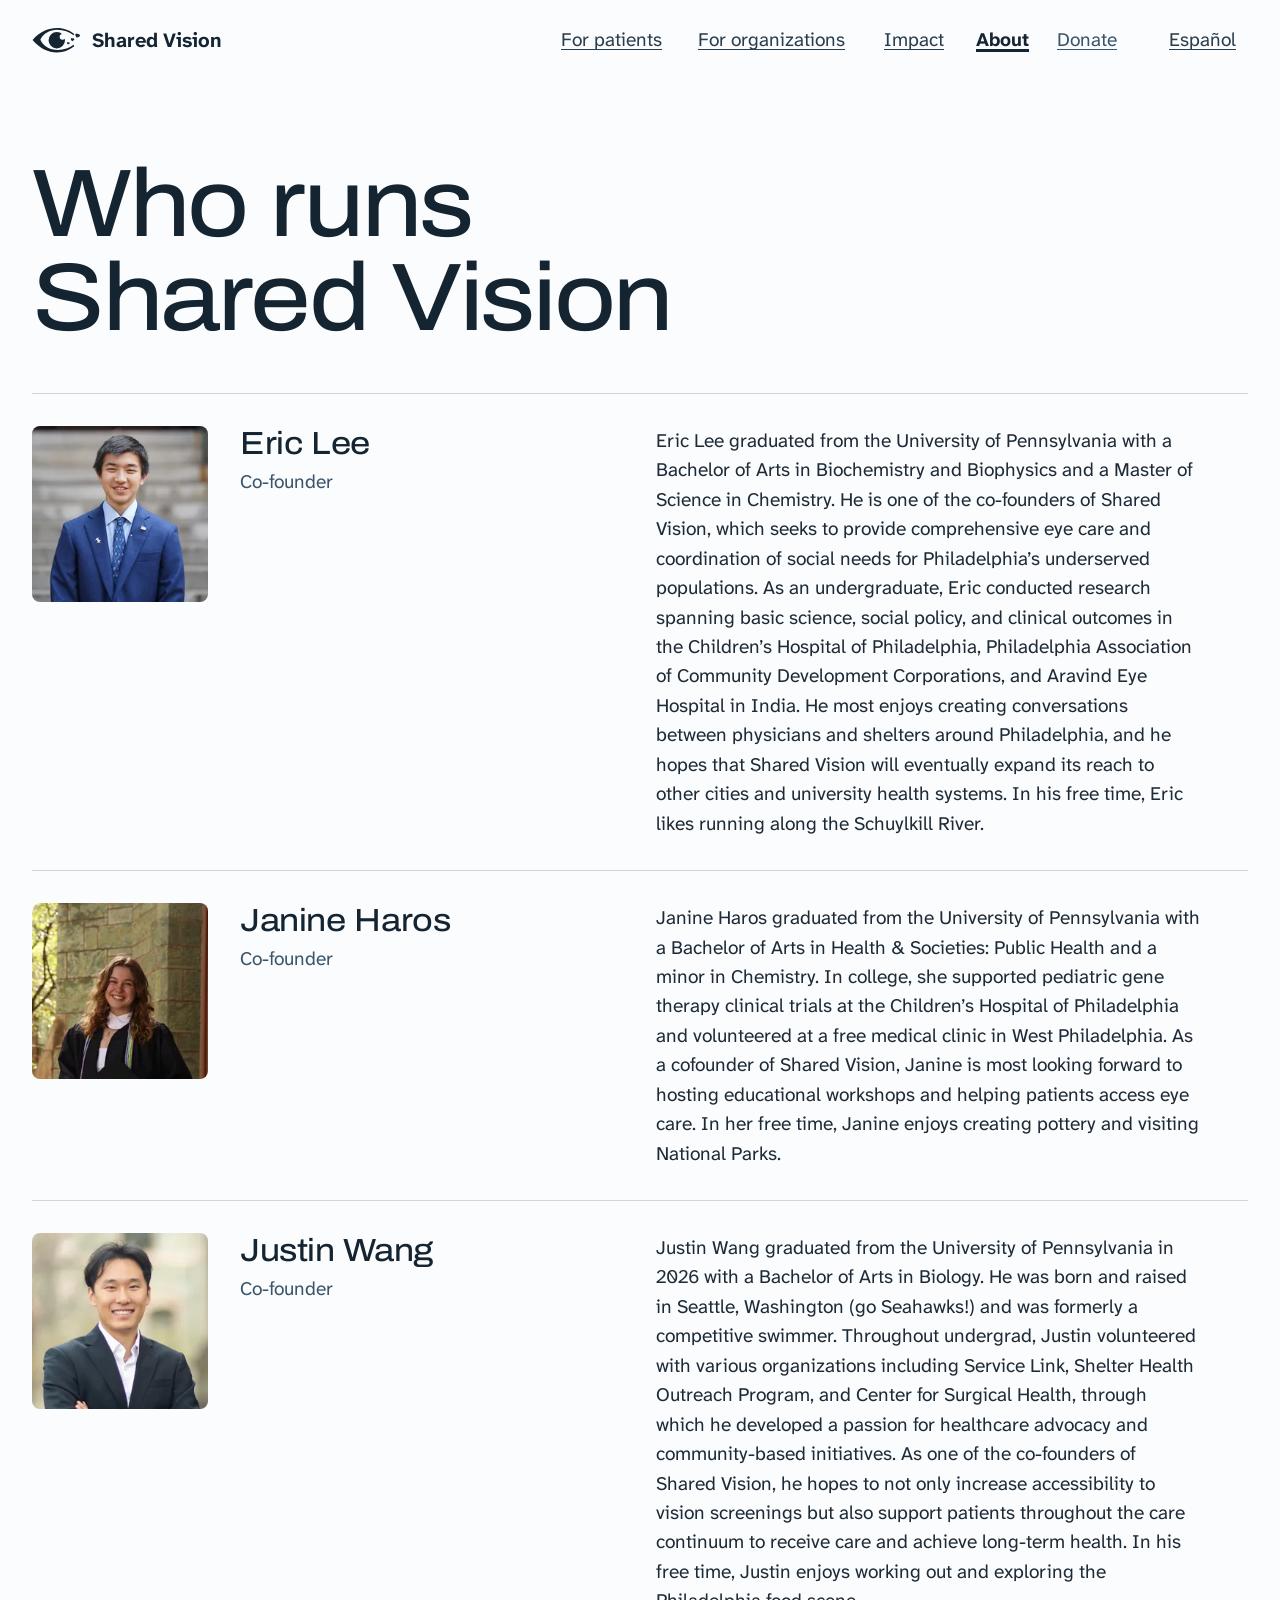
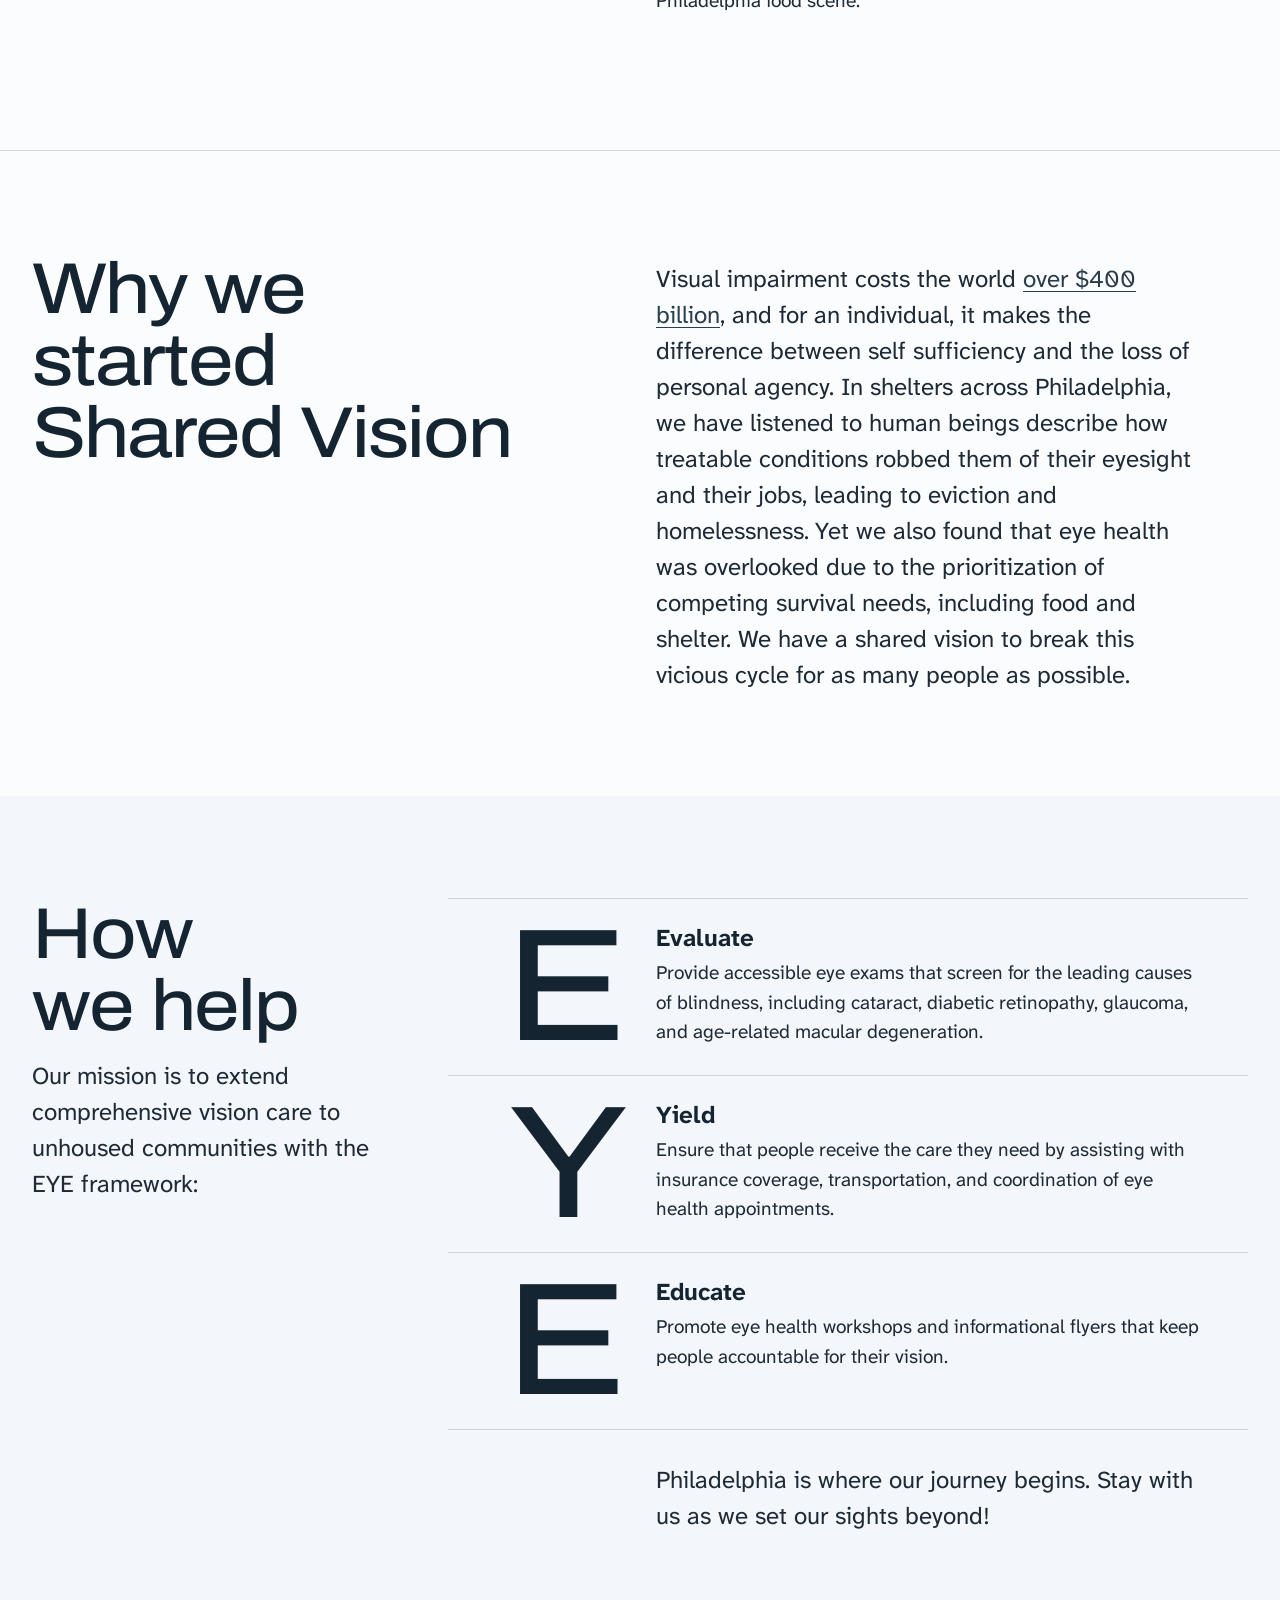
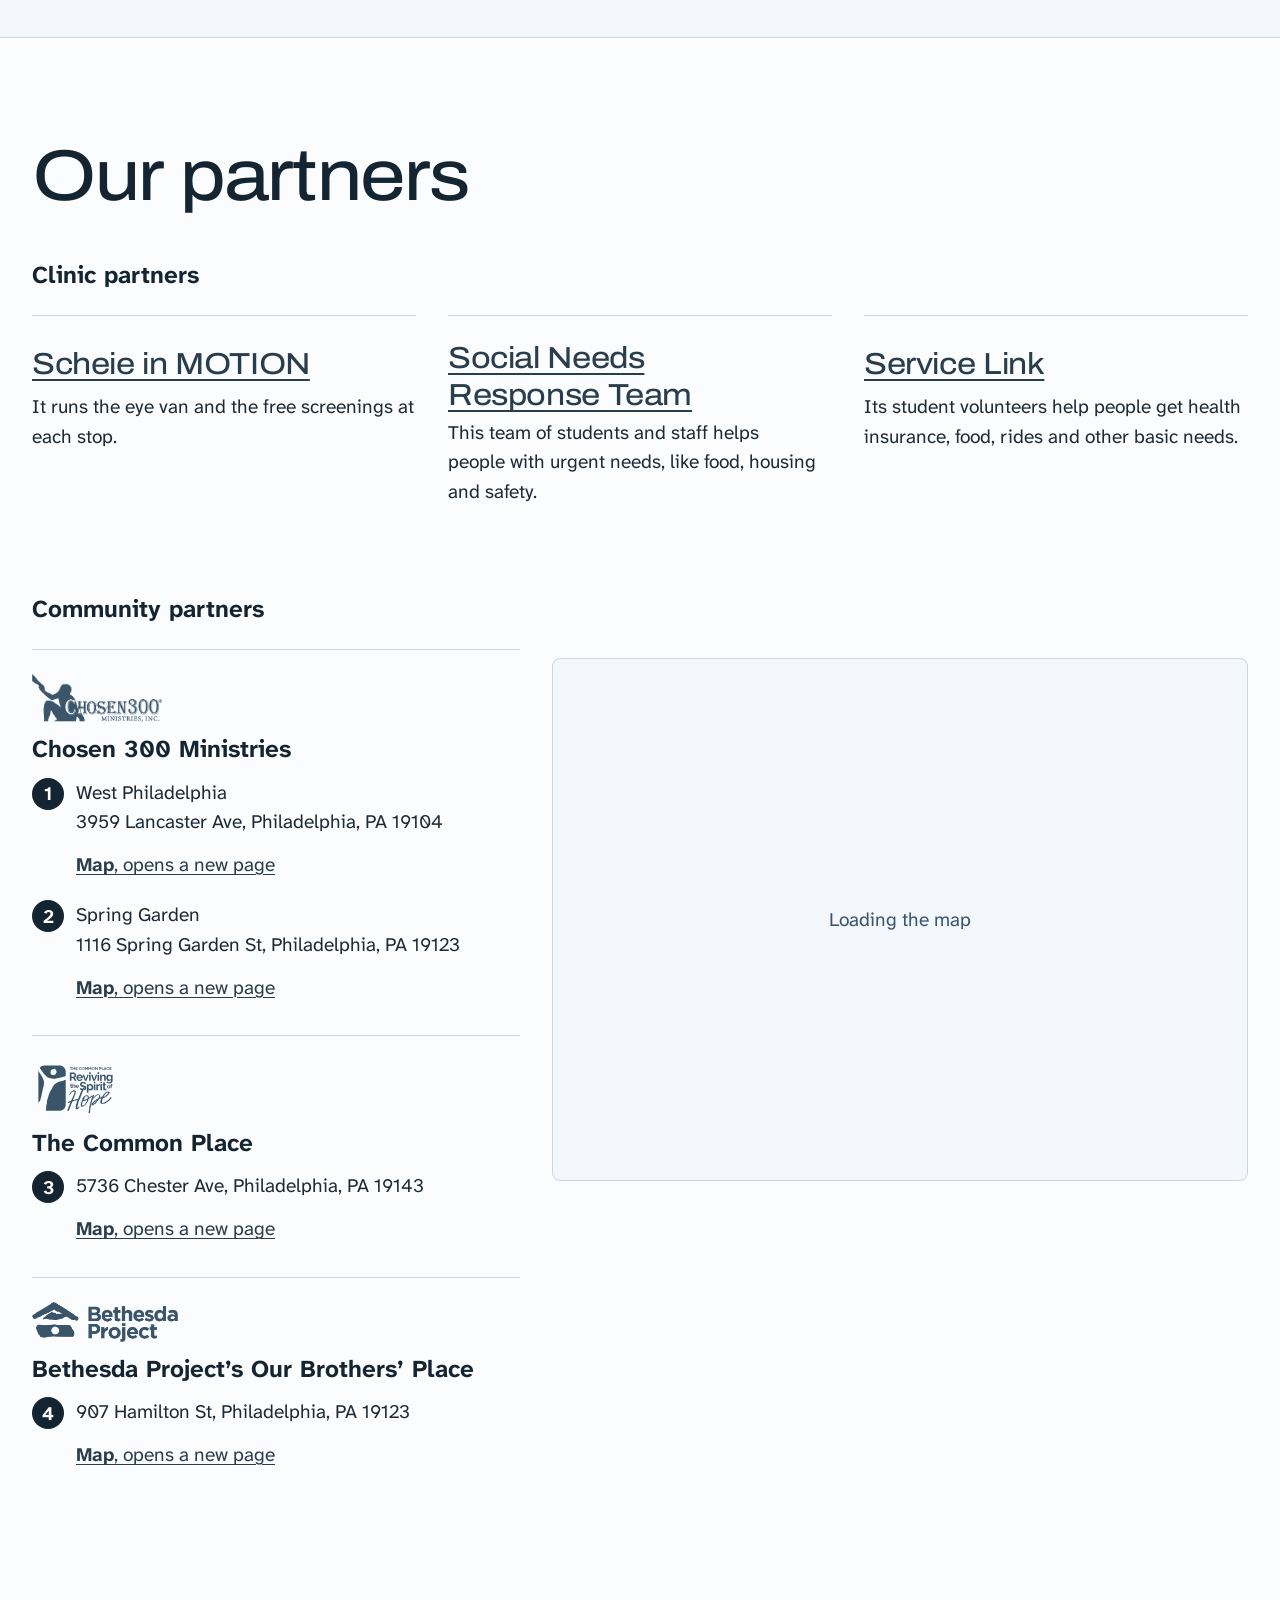
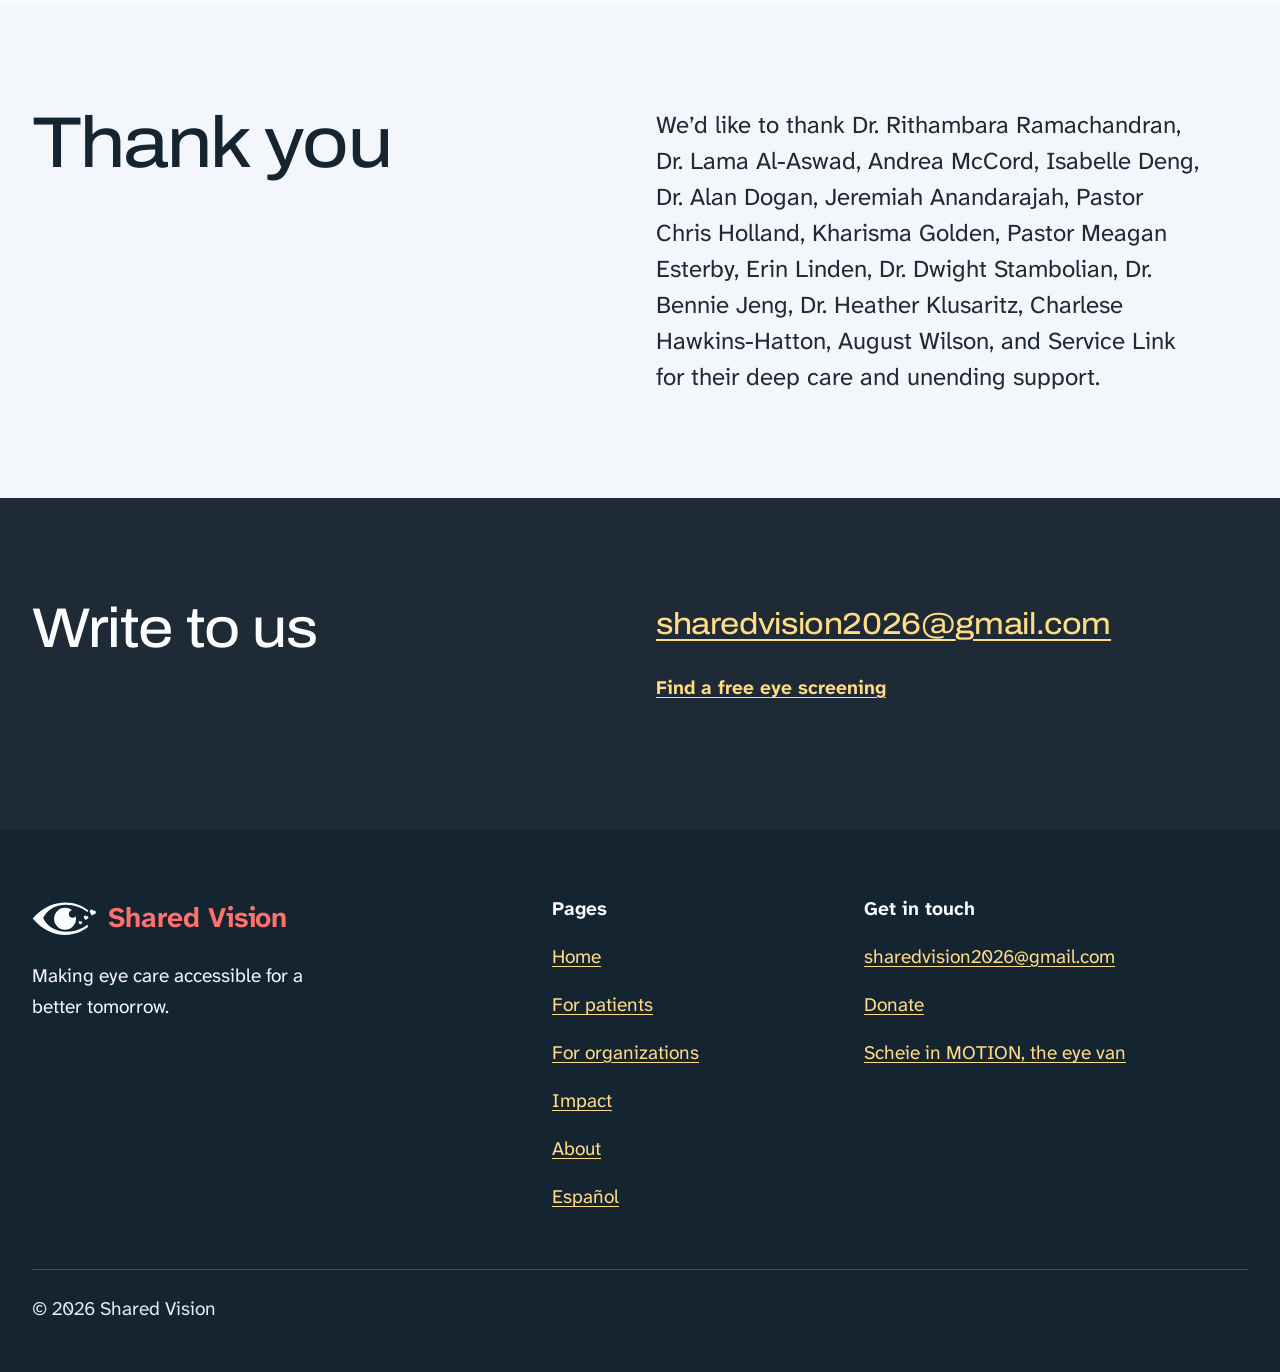
<file: about.html>
<!doctype html>
<html lang="en">
<head>
<meta charset="utf-8">
<meta name="viewport" content="width=device-width, initial-scale=1">
<title>About Shared Vision: who we are and who we work with</title>
<meta name="description" content="Why we started Shared Vision, who runs it, the groups we work with in Philadelphia, and how to reach us.">
<meta name="theme-color" content="#FAFCFE">
<link rel="icon" href="data:image/svg+xml,%3Csvg xmlns='http://www.w3.org/2000/svg' viewBox='0 0 16 16' fill='%232A3D4C'%3E%3Cpath d='M0.4 8C2.4 4.9 5.2 3 8.6 3C11.6 3 13.9 4.3 15.6 6.1L14.7 7.3C13.2 5.6 11.2 4.5 8.7 4.5C6.3 4.5 4.6 5.8 3.6 8C4.6 10.3 6.4 11.5 8.8 11.5C11.2 11.5 13.2 10.6 14.7 8.9L15.6 10C13.9 11.9 11.6 13.1 8.6 13.1C5.2 13.1 2.4 11.2 0.4 8Z'/%3E%3Ccircle cx='8.7' cy='8' r='2.75'/%3E%3C/svg%3E">
<link rel="preconnect" href="https://fonts.googleapis.com">
<link rel="preconnect" href="https://fonts.gstatic.com" crossorigin>
<link rel="stylesheet" href="https://fonts.googleapis.com/css2?family=Archivo:wdth,wght@100..125,400..500&amp;family=Atkinson+Hyperlegible+Next:wght@400..700&amp;display=swap">
<script>
  /* Motion is an enhancement: hidden-until-seen states only apply while this class is present.
     If site.js has not started within 3 seconds, the class comes off and everything shows. */
  document.documentElement.classList.add('js');
  setTimeout(function () { if (!window.svReveal) document.documentElement.classList.remove('js'); }, 3000);
</script>
<link rel="stylesheet" href="styles.css">
<link rel="stylesheet" href="css/about.css">
</head>
<body>
<a class="skip" href="#main">Skip to main content</a>

<header class="site-header">
  <div class="topline">
    <div class="wrap topline-inner">
      <a class="lang" href="es/" hreflang="es"><span lang="es">Español</span></a>
    </div>
  </div>
  <div class="wrap bar">
    <a class="brand" href="./" aria-label="Shared Vision, home">
      <svg class="mark" viewBox="0 0 184 100" aria-hidden="true" focusable="false" fill="currentColor">
        <g transform="translate(2 50)">
          <path d="M0 0C28 -33 62 -46 94 -46C121 -46 143 -37 160 -23L157.5 -18.5C141 -31 120 -39.5 95 -39.5C66 -39.5 41 -25 30 -1C41 23 66 38.5 97 38.5C121 38.5 141 31 157 18.5L160 24C142 38 120 47.5 93 47.5C61 47.5 28 33 0 0Z"/>
          <mask id="iris-head" maskUnits="userSpaceOnUse" x="-400" y="-400" width="800" height="800"><rect x="-400" y="-400" width="800" height="800" fill="#fff"/><path d="M104 -12.5a11 11 0 1 0 22 0a11 11 0 1 0 -22 0Z" fill="#000"/></mask>
          <path mask="url(#iris-head)" d="M61.5 1a31.5 31.5 0 1 0 63 0a31.5 31.5 0 1 0 -63 0Z"/>
          <path d="M136.21 17.48L132.9 13.08A3.09 3.09 0 1 1 137.68 9.17A3.09 3.09 0 1 1 140.82 14.47Z"/>
          <path d="M151.57 4.74L147.68 -1.27A4.01 4.01 0 1 1 154.22 -5.9A4.01 4.01 0 1 1 157.83 1.26Z"/>
          <path d="M169.61 -8.64L165.08 -16.84A5.25 5.25 0 1 1 174.04 -22.29A5.25 5.25 0 1 1 178.09 -12.61Z"/>
        </g>
      </svg>
      <span class="wordmark" translate="no">Shared Vision</span>
    </a>

    <nav class="nav-desktop" aria-label="Main">
      <ul role="list">
        <li><a class="nav-link" href="patients.html" data-label="For patients">For patients</a></li>
        <li><a class="nav-link" href="organizations.html" data-label="For organizations">For organizations</a></li>
        <li><a class="nav-link" href="impact.html" data-label="Impact">Impact</a></li>
        <li><a class="nav-link" href="about.html" aria-current="page" data-label="About">About</a></li>
        <li><a class="nav-link nav-quiet" href="https://www.zeffy.com/en-US/donation-form/support-affordable-eye-care-improved-vision-and-better-lives" data-label="Donate">Donate</a></li>
      </ul>
    </nav>
    <a class="lang lang-wide" href="es/" hreflang="es"><span lang="es">Español</span></a>

    <details class="menu">
      <summary>
        <svg class="when-closed" viewBox="0 0 18 18" aria-hidden="true" focusable="false"><path d="M2 5h14M2 9h14M2 13h14" stroke="currentColor" stroke-width="2" stroke-linecap="round"/></svg>
        <svg class="when-open" viewBox="0 0 18 18" aria-hidden="true" focusable="false"><path d="M4 4l10 10M14 4L4 14" stroke="currentColor" stroke-width="2" stroke-linecap="round"/></svg>
        <span class="when-closed">Menu</span><span class="when-open"><span aria-hidden="true">Close</span><span class="sr-only">Menu</span></span>
      </summary>
      <nav class="menu-panel" aria-label="Main">
        <ul role="list">
          <li><a href="patients.html">For patients</a></li>
          <li><a href="organizations.html">For organizations</a></li>
          <li><a href="impact.html">Impact</a></li>
          <li><a href="about.html" aria-current="page">About</a></li>
          <li class="menu-quiet"><a href="https://www.zeffy.com/en-US/donation-form/support-affordable-eye-care-improved-vision-and-better-lives">Donate</a></li>
        </ul>
      </nav>
    </details>
  </div>
</header>

<main id="main">

  <!-- 1. The founders first: who runs it is what this page's readers come for. Faces named by the name badges each
       wears in the cleared van photo. Nothing here moves (no Unveil: this is the first screen). -->
  <section class="section about-top" id="team" aria-labelledby="team-title">
    <div class="wrap team-grid">
      <h1 id="team-title" class="display t-hero team-title">Who runs Shared Vision</h1>
      <ul class="people" role="list">
        <li class="person">
          <div class="person-photo">
            <picture>
              <source type="image/webp" srcset="img/about/eric-lee-240.webp 240w, img/about/eric-lee-400.webp 400w" sizes="(min-width: 62.5em) 15vw, (min-width: 45em) 12rem, 9rem">
              <img src="img/about/eric-lee-400.jpg" srcset="img/about/eric-lee-240.jpg 240w, img/about/eric-lee-400.jpg 400w" sizes="(min-width: 62.5em) 15vw, (min-width: 45em) 12rem, 9rem" width="400" height="400" alt="Eric Lee" loading="lazy" decoding="async">
            </picture>
          </div>
          <div class="person-name">
            <h2 class="display t-m">Eric Lee</h2>
            <p class="person-role">Co-founder</p>
          </div>
          <p class="person-bio">Eric Lee graduated from the University of Pennsylvania with a Bachelor of Arts in Biochemistry and Biophysics and a Master of Science in Chemistry. He is one of the co-founders of Shared Vision, which seeks to provide comprehensive eye care and coordination of social needs for Philadelphia’s underserved populations. As an undergraduate, Eric conducted research spanning basic science, social policy, and clinical outcomes in the Children’s Hospital of Philadelphia, Philadelphia Association of Community Development Corporations, and Aravind Eye Hospital in India. He most enjoys creating conversations between physicians and shelters around Philadelphia, and he hopes that Shared Vision will eventually expand its reach to other cities and university health systems. In his free time, Eric likes running along the Schuylkill River.</p>
        </li>
        <li class="person">
          <div class="person-photo">
            <picture>
              <source type="image/webp" srcset="img/about/janine-haros-240.webp 240w, img/about/janine-haros-400.webp 400w" sizes="(min-width: 62.5em) 15vw, (min-width: 45em) 12rem, 9rem">
              <img src="img/about/janine-haros-400.jpg" srcset="img/about/janine-haros-240.jpg 240w, img/about/janine-haros-400.jpg 400w" sizes="(min-width: 62.5em) 15vw, (min-width: 45em) 12rem, 9rem" width="400" height="400" alt="Janine Haros" loading="lazy" decoding="async">
            </picture>
          </div>
          <div class="person-name">
            <h2 class="display t-m">Janine Haros</h2>
            <p class="person-role">Co-founder</p>
          </div>
          <p class="person-bio">Janine Haros graduated from the University of Pennsylvania with a Bachelor of Arts in Health &amp; Societies: Public Health and a minor in Chemistry. In college, she supported pediatric gene therapy clinical trials at the Children’s Hospital of Philadelphia and volunteered at a free medical clinic in West Philadelphia. As a cofounder of Shared Vision, Janine is most looking forward to hosting educational workshops and helping patients access eye care. In her free time, Janine enjoys creating pottery and visiting National Parks.</p>
        </li>
        <li class="person">
          <div class="person-photo">
            <picture>
              <source type="image/webp" srcset="img/about/justin-wang-240.webp 240w, img/about/justin-wang-400.webp 400w" sizes="(min-width: 62.5em) 15vw, (min-width: 45em) 12rem, 9rem">
              <img src="img/about/justin-wang-400.jpg" srcset="img/about/justin-wang-240.jpg 240w, img/about/justin-wang-400.jpg 400w" sizes="(min-width: 62.5em) 15vw, (min-width: 45em) 12rem, 9rem" width="400" height="400" alt="Justin Wang" loading="lazy" decoding="async">
            </picture>
          </div>
          <div class="person-name">
            <h2 class="display t-m">Justin Wang</h2>
            <p class="person-role">Co-founder</p>
          </div>
          <p class="person-bio">Justin Wang graduated from the University of Pennsylvania in 2026 with a Bachelor of Arts in Biology. He was born and raised in Seattle, Washington (go Seahawks!) and was formerly a competitive swimmer. Throughout undergrad, Justin volunteered with various organizations including Service Link, Shelter Health Outreach Program, and Center for Surgical Health, through which he developed a passion for healthcare advocacy and community-based initiatives. As one of the co-founders of Shared Vision, he hopes to not only increase accessibility to vision screenings but also support patients throughout the care continuum to receive care and achieve long-term health. In his free time, Justin enjoys working out and exploring the Philadelphia food scene.</p>
        </li>
      </ul>
    </div>
  </section>

  <!-- 2. Why we started: the team's own mission paragraph, word for word (v2 working doc). -->
  <section class="section section-rule" id="why" aria-labelledby="why-title">
    <div class="wrap intro-grid">
      <h2 id="why-title" class="display t-xl intro-title">Why we started Shared Vision</h2>
      <p class="lead intro-text">Visual impairment costs the world <a href="https://www.who.int/news-room/fact-sheets/detail/blindness-and-visual-impairment">over $400 billion</a>, and for an individual, it makes the difference between self sufficiency and the loss of personal agency. In shelters across Philadelphia, we have listened to human beings describe how treatable conditions robbed them of their eyesight and their jobs, leading to eviction and homelessness. Yet we also found that eye health was overlooked due to the prioritization of competing survival needs, including food and shelter. We have a shared vision to break this vicious cycle for as many people as possible.</p>
    </div>
  </section>

  <!-- 3. The EYE framework: the page's one big moment. The three letters spell EYE down the page. -->
  <section class="section section-tint" id="mission" aria-labelledby="mission-title">
    <div class="wrap eye-grid">
      <div class="eye-head">
        <h2 id="mission-title" class="display t-xl">How we help</h2>
        <p class="lead">Our mission is to extend comprehensive vision care to unhoused communities with the EYE framework:</p>
      </div>
      <ol class="eye-list" role="list">
        <li class="eye-row" data-fade>
          <span class="eye-letter display" aria-hidden="true">E</span>
          <div>
            <h3>Evaluate</h3>
            <p>Provide accessible eye exams that screen for the leading causes of blindness, including cataract, diabetic retinopathy, glaucoma, and age-related macular degeneration.</p>
          </div>
        </li>
        <li class="eye-row" data-fade>
          <span class="eye-letter display" aria-hidden="true">Y</span>
          <div>
            <h3>Yield</h3>
            <p>Ensure that people receive the care they need by assisting with insurance coverage, transportation, and coordination of eye health appointments.</p>
          </div>
        </li>
        <li class="eye-row" data-fade>
          <span class="eye-letter display" aria-hidden="true">E</span>
          <div>
            <h3>Educate</h3>
            <p>Promote eye health workshops and informational flyers that keep people accountable for their vision.</p>
          </div>
        </li>
      </ol>
      <p class="lead eye-close">Philadelphia is where our journey begins. Stay with us as we set our sights beyond!</p>
    </div>
  </section>

  <!-- 4. Partners: the clinic partners as text, the community partners as grey logos with their addresses and a small map -->
  <section class="section section-rule" id="partners" aria-labelledby="partners-title">
    <div class="wrap partners-wrap">
      <h2 id="partners-title" class="display t-xl">Our partners</h2>

      <div class="clinic">
        <h3 class="partner-group">Clinic partners</h3>
        <ul class="clinic-list" role="list">
          <li>
            <p class="clinic-name"><a class="big-link" href="https://opticlab.med.upenn.edu/mobile-unit/" translate="no">Scheie in MOTION</a></p>
            <p>It runs the eye van and the free screenings at each stop.</p>
          </li>
          <li>
            <p class="clinic-name"><a class="big-link" href="https://www.chea.upenn.edu/social-needs-response-team/">Social Needs Response Team</a></p>
            <p>This team of students and staff helps people with urgent needs, like food, housing and safety.</p>
          </li>
          <li>
            <p class="clinic-name"><a class="big-link" href="https://cph.upenn.edu/service-link/">Service Link</a></p>
            <p>Its student volunteers help people get health insurance, food, rides and other basic needs.</p>
          </li>
        </ul>
      </div>

      <div class="community">
        <div class="community-text">
          <h3 class="partner-group">Community partners</h3>
          <ul class="sites" role="list">
            <li class="site">
              <img class="logo-chosen300" src="img/chosen300-mono.png" width="349" height="129" alt="" loading="lazy" decoding="async">
              <p class="site-name">Chosen 300 Ministries</p>
              <ul class="site-places" role="list">
                <li><span class="pin-num" aria-hidden="true">1</span><div class="place-text"><p><span class="sr-only">Map number 1: </span>West Philadelphia<br>3959 Lancaster Ave, Philadelphia, PA 19104</p><a class="stop-map" href="https://www.google.com/maps/search/?api=1&amp;query=3959%20Lancaster%20Ave%2C%20Philadelphia%2C%20PA%2019104" target="_blank" rel="noopener"><span><b>Map</b><span class="sr-only"> for Chosen 300 Ministries, West Philadelphia</span>, opens a new page</span></a></div></li>
                <li><span class="pin-num" aria-hidden="true">2</span><div class="place-text"><p><span class="sr-only">Map number 2: </span>Spring Garden<br>1116 Spring Garden St, Philadelphia, PA 19123</p><a class="stop-map" href="https://www.google.com/maps/search/?api=1&amp;query=1116%20Spring%20Garden%20St%2C%20Philadelphia%2C%20PA%2019123" target="_blank" rel="noopener"><span><b>Map</b><span class="sr-only"> for Chosen 300 Ministries, Spring Garden</span>, opens a new page</span></a></div></li>
              </ul>
            </li>
            <li class="site">
              <img class="logo-commonplace" src="img/the-common-place-mono.svg" width="612" height="395" alt="" loading="lazy" decoding="async">
              <p class="site-name">The Common Place</p>
              <ul class="site-places" role="list">
                <li><span class="pin-num" aria-hidden="true">3</span><div class="place-text"><p><span class="sr-only">Map number 3: </span>5736 Chester Ave, Philadelphia, PA 19143</p><a class="stop-map" href="https://www.google.com/maps/search/?api=1&amp;query=5736%20Chester%20Ave%2C%20Philadelphia%2C%20PA%2019143" target="_blank" rel="noopener"><span><b>Map</b><span class="sr-only"> for The Common Place</span>, opens a new page</span></a></div></li>
              </ul>
            </li>
            <li class="site">
              <img class="logo-bethesda" src="img/bethesda-project-mono.png" width="543" height="149" alt="" loading="lazy" decoding="async">
              <p class="site-name">Bethesda Project’s Our Brothers’ Place</p>
              <ul class="site-places" role="list">
                <li><span class="pin-num" aria-hidden="true">4</span><div class="place-text"><p><span class="sr-only">Map number 4: </span>907 Hamilton St, Philadelphia, PA 19123</p><a class="stop-map" href="https://www.google.com/maps/search/?api=1&amp;query=907%20Hamilton%20St%2C%20Philadelphia%2C%20PA%2019123" target="_blank" rel="noopener"><span><b>Map</b><span class="sr-only"> for Bethesda Project’s Our Brothers’ Place</span>, opens a new page</span></a></div></li>
              </ul>
            </li>
          </ul>
        </div>

        <!-- The map is a Google My Maps map ("Shared Vision partner sites"), pins numbered 1 to 4 as in the list.
             It weighs about 1.1 to 1.3 MB, so phones load it only when asked and laptops load it as it nears the screen.
             Without JavaScript, the button opens the same map on Google. -->
        <figure class="map" id="partner-map" data-map-src="https://www.google.com/maps/d/embed?mid=18JB9VK4Fkb7K0RPCEY4cSf8JE73Z15A&amp;ehbc=2E312F&amp;noprof=1&amp;ll=39.9494,-75.1909">
          <div class="map-box panel">
            <div class="map-start">
              <a class="btn-quiet map-show" href="https://www.google.com/maps/d/viewer?mid=18JB9VK4Fkb7K0RPCEY4cSf8JE73Z15A">Show the map</a>
              <p class="map-cost">Google Maps, about 1 MB of data</p>
            </div>
          </div>
        </figure>
        <script>
          /* Phones: the map loads only when "Show the map" is pressed. Laptops (62.5em and up): it loads as it nears the screen. */
          (function () {
            var fig = document.getElementById('partner-map');
            if (!fig) return;
            var box = fig.querySelector('.map-box');
            function load(lazy) {
              var frame = document.createElement('iframe');
              frame.src = fig.getAttribute('data-map-src') + '&z=' + (box.clientWidth < 500 ? 12 : 13);
              frame.title = 'Map of the four partner sites in Philadelphia, numbered as in the list';
              frame.className = 'map-embed';
              if (lazy) frame.loading = 'lazy';
              var wait = document.createElement('p');
              wait.className = 'map-loading';
              wait.textContent = 'Loading the map';
              box.textContent = '';
              box.appendChild(wait);
              box.appendChild(frame);
              if (!lazy) frame.focus();
            }
            if (window.matchMedia('(min-width: 62.5em)').matches) { load(true); return; }
            fig.querySelector('.map-show').addEventListener('click', function (event) { event.preventDefault(); load(false); });
          })();
        </script>
      </div>
    </div>
  </section>

  <!-- 5. Thank you: the team's own sentence, word for word (v2 working doc) -->
  <section class="section section-tint" id="thanks" aria-labelledby="thanks-title">
    <div class="wrap thanks-grid">
      <h2 id="thanks-title" class="display t-xl">Thank you</h2>
      <p class="lead thanks-text">We’d like to thank Dr. Rithambara Ramachandran, Dr. Lama Al-Aswad, Andrea McCord, Isabelle Deng, Dr. Alan Dogan, Jeremiah Anandarajah, Pastor Chris Holland, Kharisma Golden, Pastor Meagan Esterby, Erin Linden, Dr. Dwight Stambolian, Dr. Bennie Jeng, Dr. Heather Klusaritz, Charlese Hawkins-Hatton, August Wilson, and Service Link for their deep care and unending support.</p>
    </div>
  </section>

  <!-- 6. Contact: one slate band above the footer -->
  <section class="on-slate contact-band" id="contact" aria-labelledby="contact-title">
    <div class="wrap contact-inner">
      <h2 id="contact-title" class="display t-l">Write to us</h2>
      <a class="email big-link" href="mailto:sharedvision2026@gmail.com?subject=A%20question%20for%20Shared%20Vision" aria-label="sharedvision2026@gmail.com">sharedvision2026@<wbr>gmail.com</a>
      <a class="link-line" href="patients.html#stops">Find a free eye screening</a>
    </div>
  </section>
</main>

<footer class="site-footer">
  <div class="wrap">
    <div class="foot-grid">
      <div>
        <a class="foot-brand" href="./" aria-label="Shared Vision, home">
          <svg class="mark" viewBox="0 0 184 100" aria-hidden="true" focusable="false" fill="currentColor">
            <g transform="translate(2 50)">
              <path d="M0 0C28 -33 62 -46 94 -46C121 -46 143 -37 160 -23L157.5 -18.5C141 -31 120 -39.5 95 -39.5C66 -39.5 41 -25 30 -1C41 23 66 38.5 97 38.5C121 38.5 141 31 157 18.5L160 24C142 38 120 47.5 93 47.5C61 47.5 28 33 0 0Z"/>
              <mask id="iris-foot" maskUnits="userSpaceOnUse" x="-400" y="-400" width="800" height="800"><rect x="-400" y="-400" width="800" height="800" fill="#fff"/><path d="M104 -12.5a11 11 0 1 0 22 0a11 11 0 1 0 -22 0Z" fill="#000"/></mask>
              <path mask="url(#iris-foot)" d="M61.5 1a31.5 31.5 0 1 0 63 0a31.5 31.5 0 1 0 -63 0Z"/>
              <path d="M136.21 17.48L132.9 13.08A3.09 3.09 0 1 1 137.68 9.17A3.09 3.09 0 1 1 140.82 14.47Z"/>
              <path d="M151.57 4.74L147.68 -1.27A4.01 4.01 0 1 1 154.22 -5.9A4.01 4.01 0 1 1 157.83 1.26Z"/>
              <path d="M169.61 -8.64L165.08 -16.84A5.25 5.25 0 1 1 174.04 -22.29A5.25 5.25 0 1 1 178.09 -12.61Z"/>
            </g>
          </svg>
          <span class="wordmark" translate="no">Shared Vision</span>
        </a>
        <p class="foot-line">Making eye care accessible for a better tomorrow.</p>
      </div>
      <nav aria-label="Footer">
        <h2>Pages</h2>
        <ul role="list">
          <li><a href="./">Home</a></li>
          <li><a href="patients.html">For patients</a></li>
          <li><a href="organizations.html">For organizations</a></li>
          <li><a href="impact.html">Impact</a></li>
          <li><a href="about.html" aria-current="page">About</a></li>
          <li><a href="es/" hreflang="es"><span lang="es">Español</span></a></li>
        </ul>
      </nav>
      <div>
        <h2>Get in touch</h2>
        <ul role="list">
          <li><a class="email" href="mailto:sharedvision2026@gmail.com" aria-label="sharedvision2026@gmail.com">sharedvision2026@<wbr>gmail.com</a></li>
          <li><a href="https://www.zeffy.com/en-US/donation-form/support-affordable-eye-care-improved-vision-and-better-lives">Donate</a></li>
          <li><a href="https://opticlab.med.upenn.edu/mobile-unit/"><span translate="no">Scheie in MOTION</span>, the eye van</a></li>
        </ul>
      </div>
    </div>
    <div class="foot-credits">
      <p>© 2026 Shared Vision</p>
    </div>
  </div>
</footer>

<script src="site.js"></script>
</body>
</html>
</file>
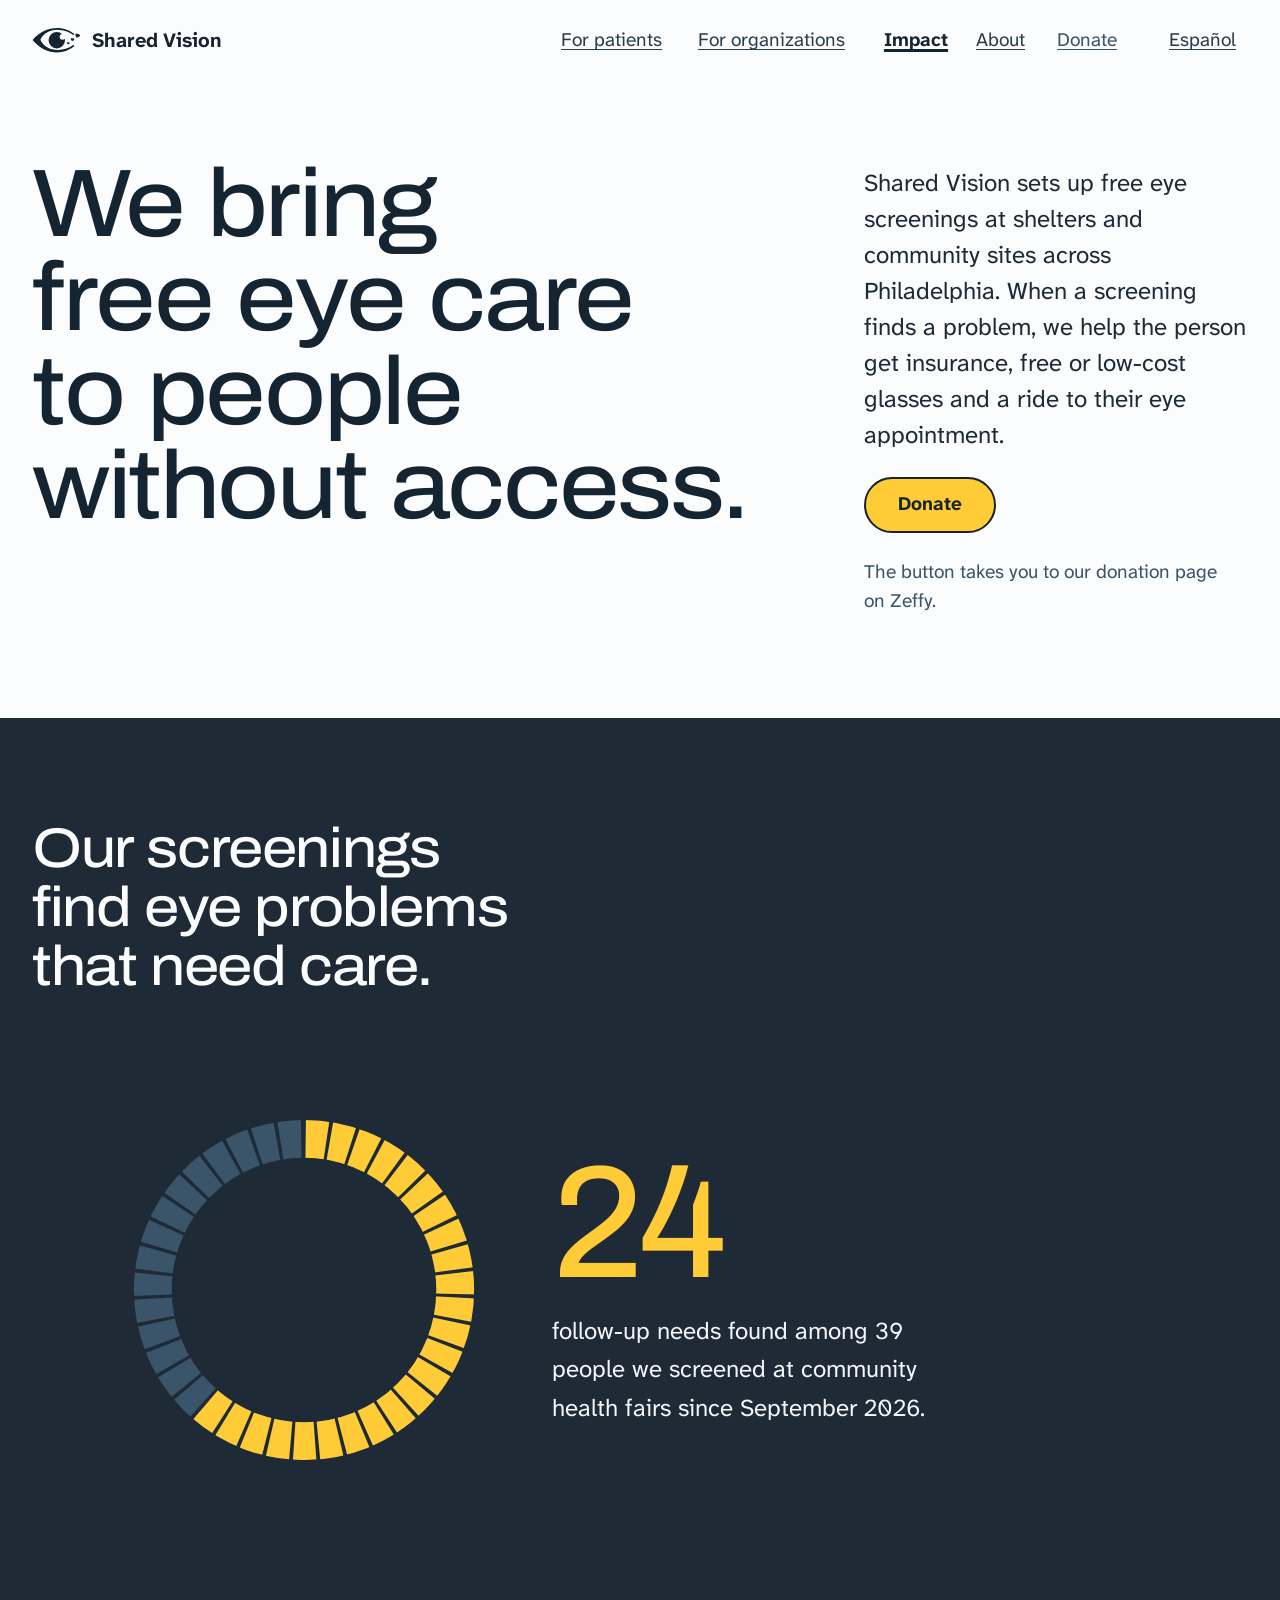
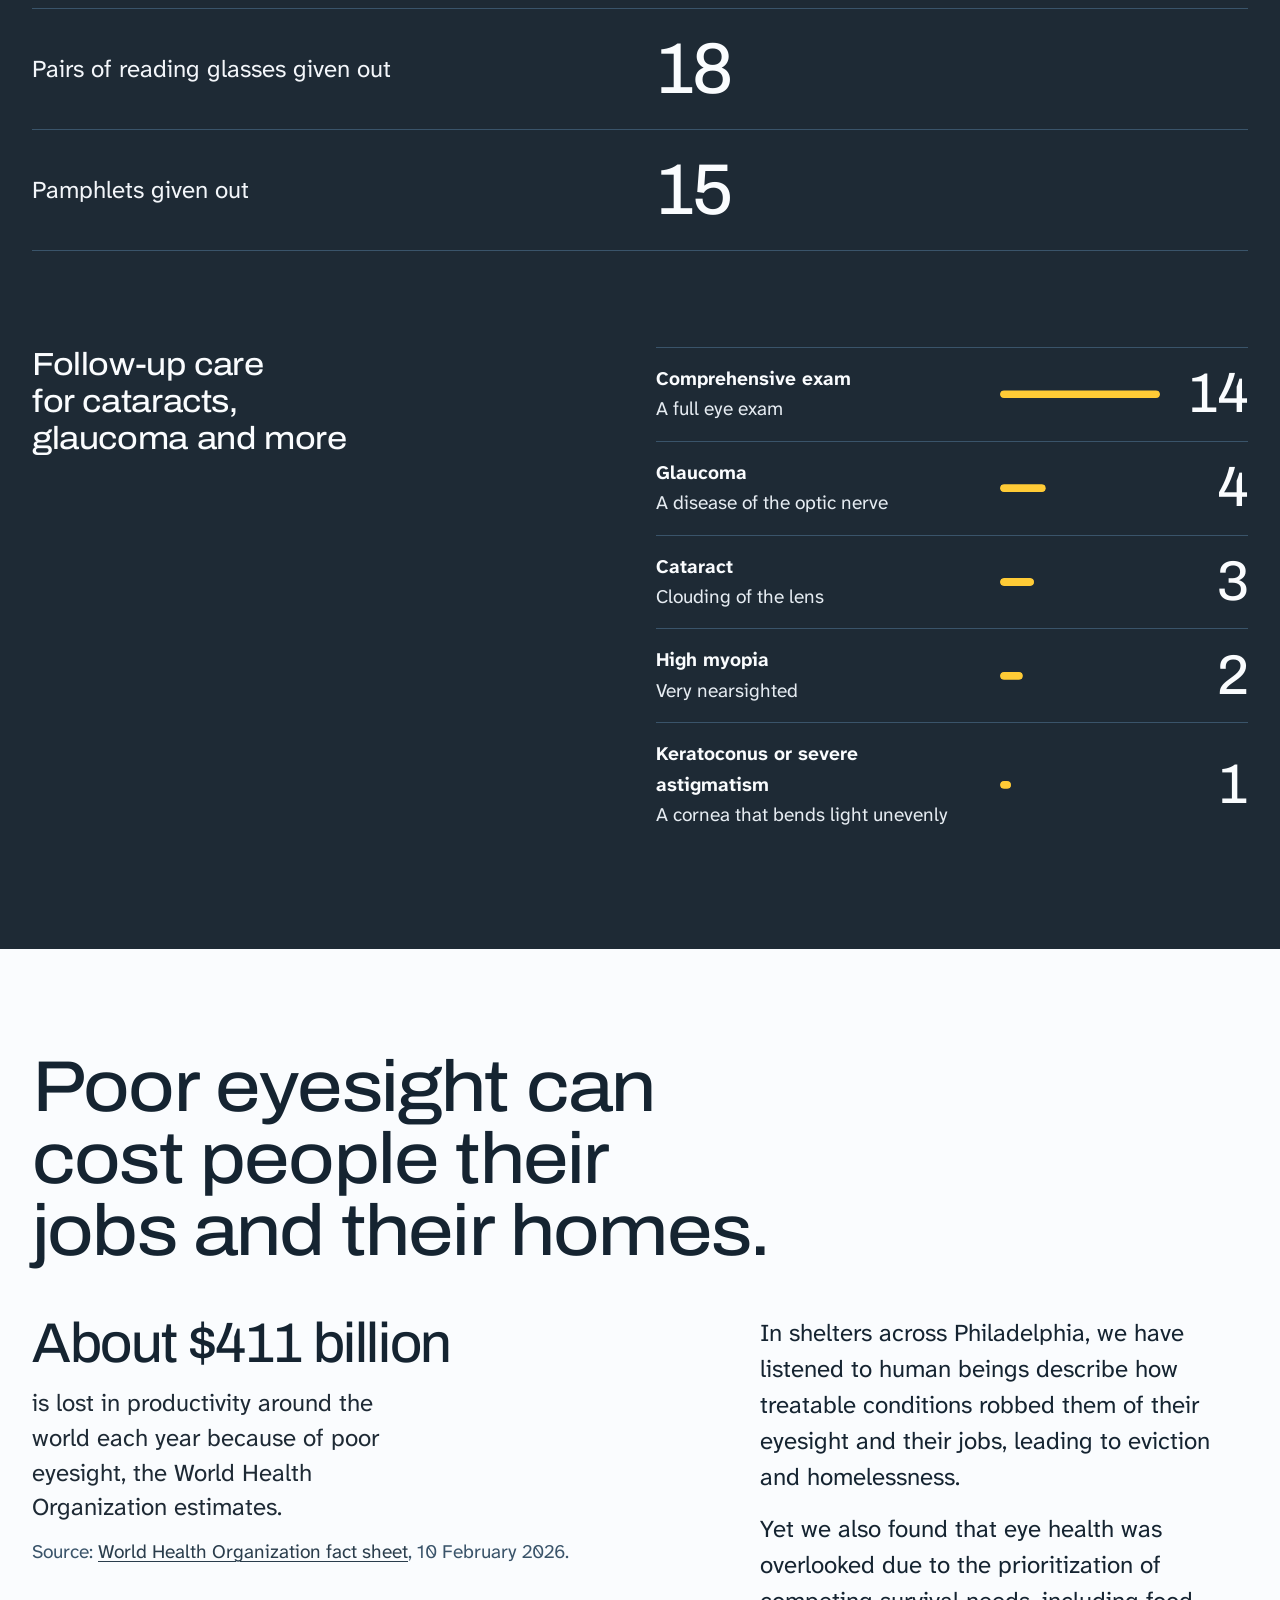
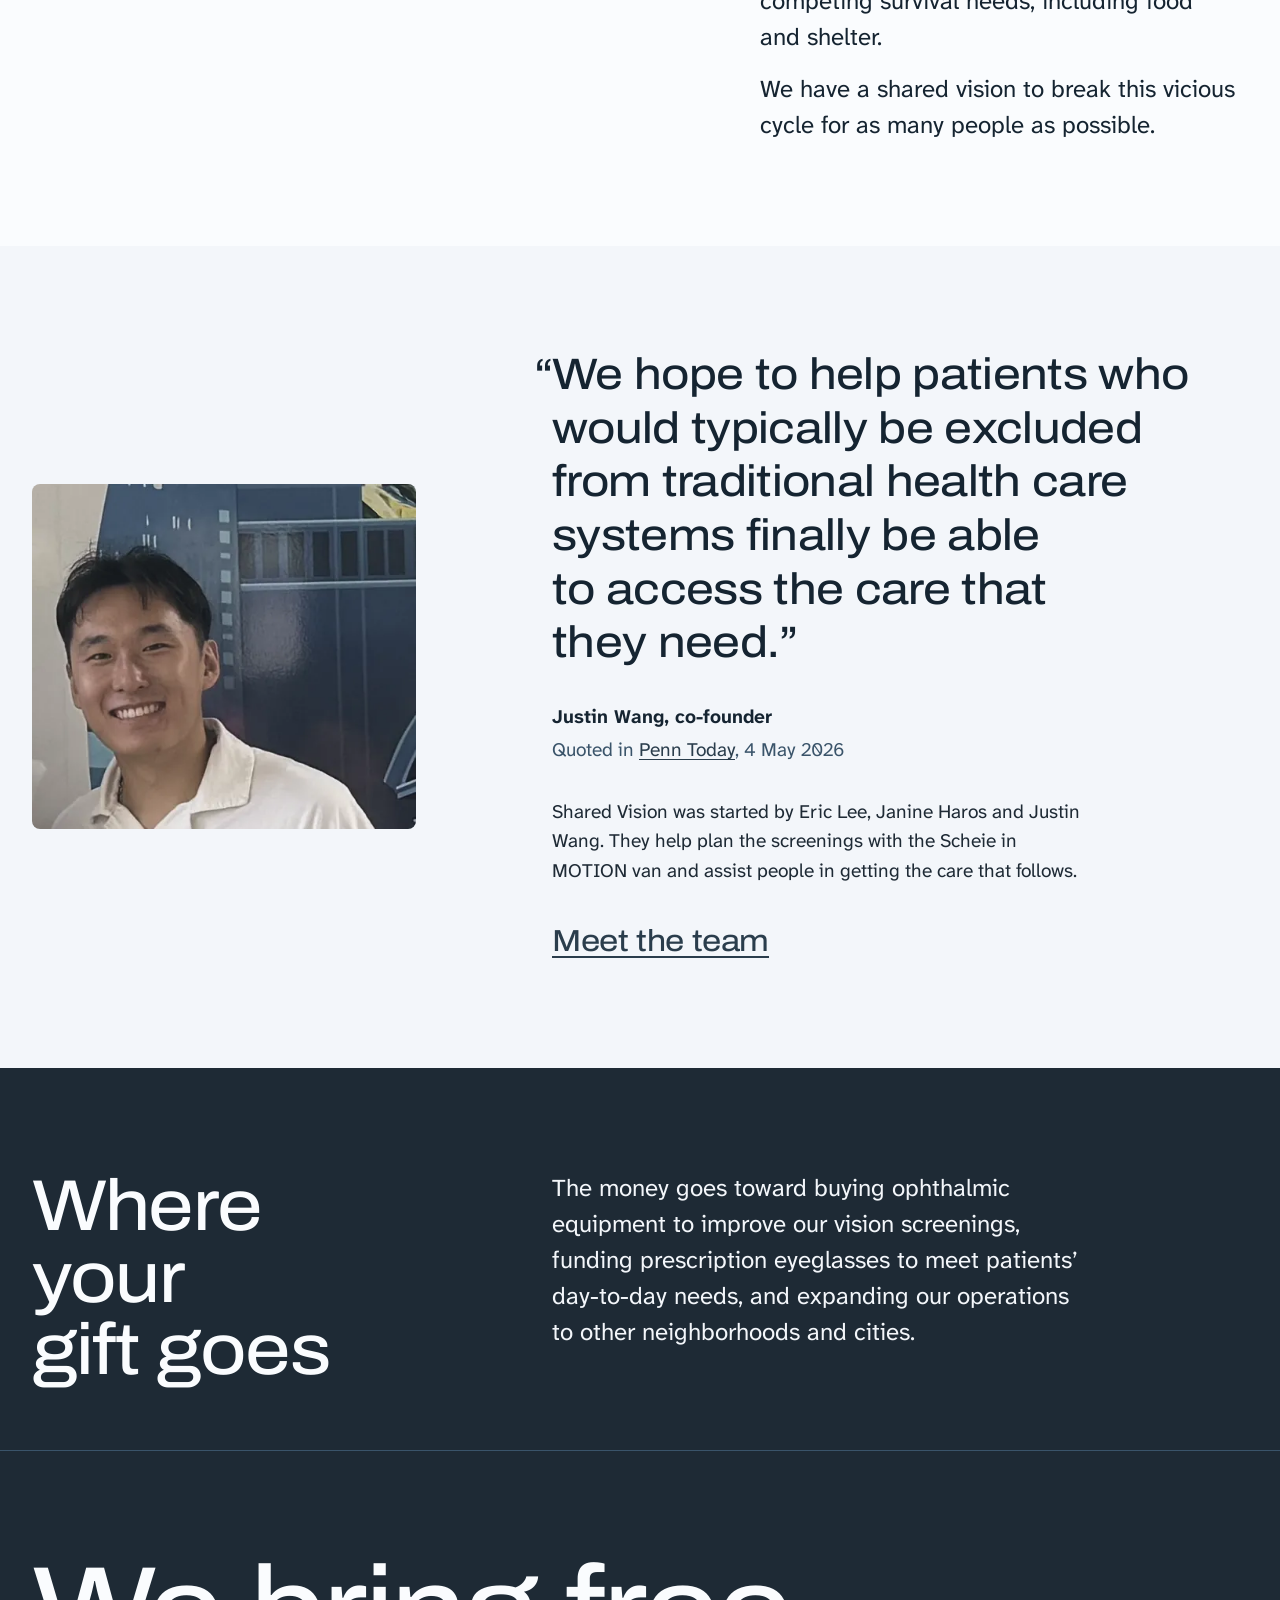
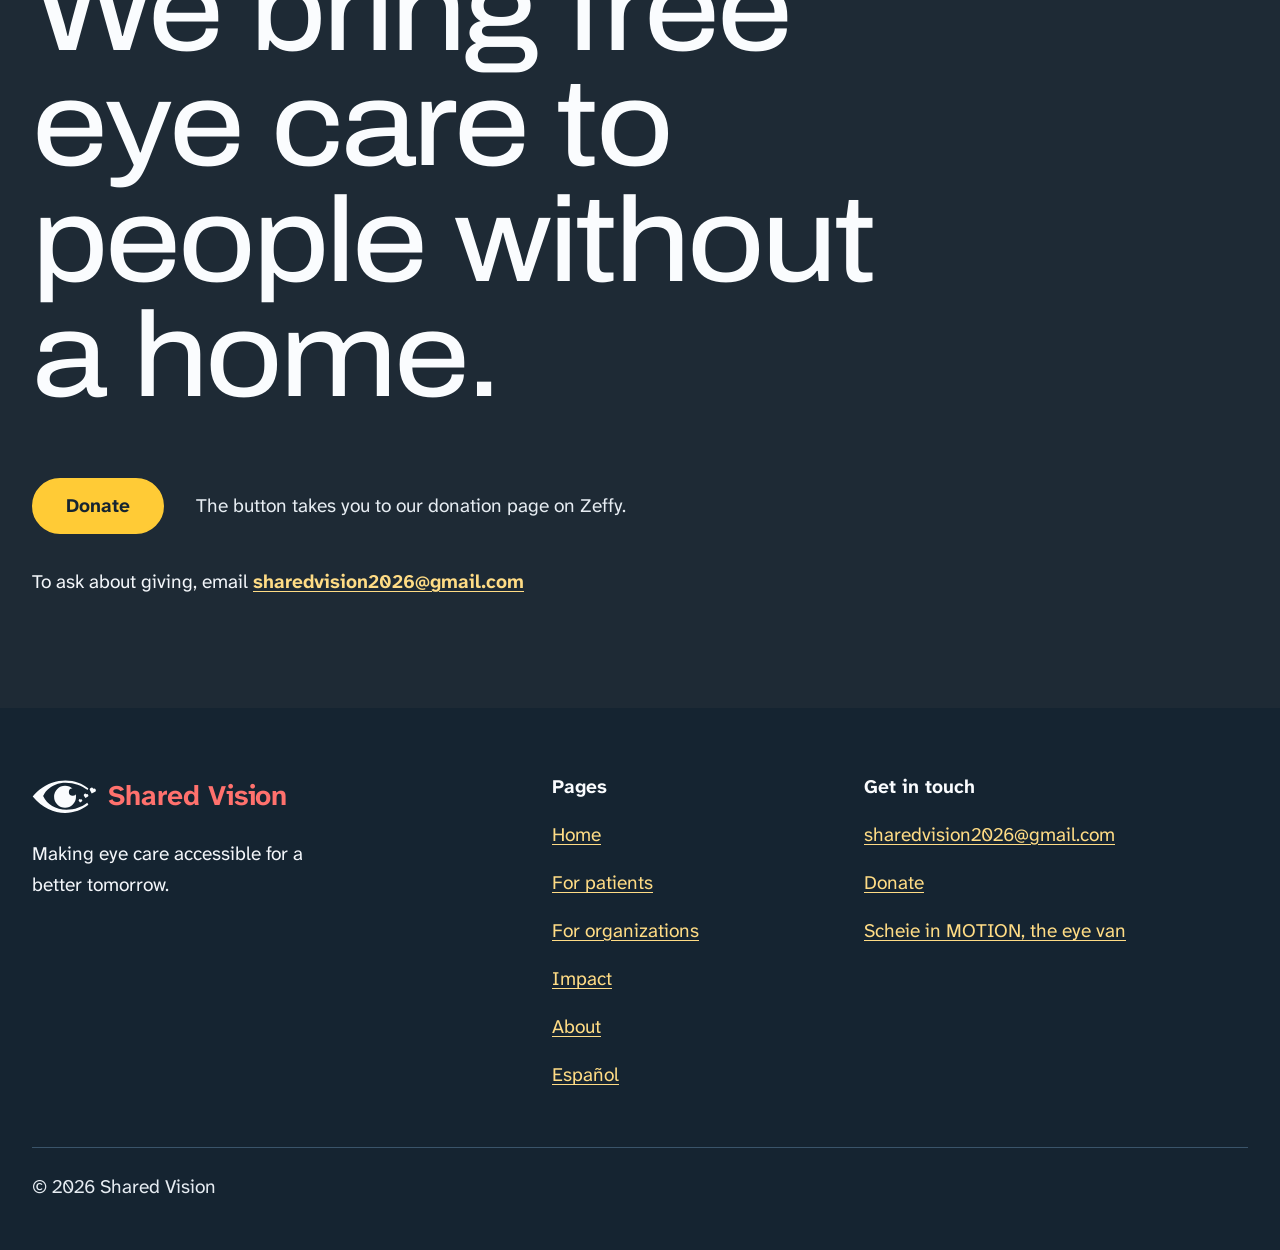
<file: impact.html>
<!doctype html>
<html lang="en">
<head>
<meta charset="utf-8">
<meta name="viewport" content="width=device-width, initial-scale=1">
<title>Impact: Shared Vision brings free eye care to people without a home</title>
<meta name="description" content="What Shared Vision’s free eye screenings in Philadelphia have done so far, who runs them, and how a gift helps.">
<meta name="theme-color" content="#FAFCFE">
<link rel="icon" href="data:image/svg+xml,%3Csvg xmlns='http://www.w3.org/2000/svg' viewBox='0 0 16 16' fill='%232A3D4C'%3E%3Cpath d='M0.4 8C2.4 4.9 5.2 3 8.6 3C11.6 3 13.9 4.3 15.6 6.1L14.7 7.3C13.2 5.6 11.2 4.5 8.7 4.5C6.3 4.5 4.6 5.8 3.6 8C4.6 10.3 6.4 11.5 8.8 11.5C11.2 11.5 13.2 10.6 14.7 8.9L15.6 10C13.9 11.9 11.6 13.1 8.6 13.1C5.2 13.1 2.4 11.2 0.4 8Z'/%3E%3Ccircle cx='8.7' cy='8' r='2.75'/%3E%3C/svg%3E">
<link rel="preconnect" href="https://fonts.googleapis.com">
<link rel="preconnect" href="https://fonts.gstatic.com" crossorigin>
<link rel="stylesheet" href="https://fonts.googleapis.com/css2?family=Archivo:wdth,wght@100..125,400..500&amp;family=Atkinson+Hyperlegible+Next:wght@400..700&amp;display=swap">
<script>
  /* Motion is an enhancement: hidden-until-seen states only apply while this class is present.
     If site.js has not started within 3 seconds, the class comes off and everything shows. */
  document.documentElement.classList.add('js');
  setTimeout(function () { if (!window.svReveal) document.documentElement.classList.remove('js'); }, 3000);
</script>
<link rel="stylesheet" href="styles.css">
<link rel="stylesheet" href="css/impact.css">
</head>
<body>
<a class="skip" href="#main">Skip to main content</a>

<header class="site-header">
  <div class="topline">
    <div class="wrap topline-inner">
      <a class="lang" href="es/" hreflang="es"><span lang="es">Español</span></a>
    </div>
  </div>
  <div class="wrap bar">
    <a class="brand" href="./" aria-label="Shared Vision, home">
      <svg class="mark" viewBox="0 0 184 100" aria-hidden="true" focusable="false" fill="currentColor">
        <g transform="translate(2 50)">
          <path d="M0 0C28 -33 62 -46 94 -46C121 -46 143 -37 160 -23L157.5 -18.5C141 -31 120 -39.5 95 -39.5C66 -39.5 41 -25 30 -1C41 23 66 38.5 97 38.5C121 38.5 141 31 157 18.5L160 24C142 38 120 47.5 93 47.5C61 47.5 28 33 0 0Z"/>
          <mask id="iris-head" maskUnits="userSpaceOnUse" x="-400" y="-400" width="800" height="800"><rect x="-400" y="-400" width="800" height="800" fill="#fff"/><path d="M104 -12.5a11 11 0 1 0 22 0a11 11 0 1 0 -22 0Z" fill="#000"/></mask>
          <path mask="url(#iris-head)" d="M61.5 1a31.5 31.5 0 1 0 63 0a31.5 31.5 0 1 0 -63 0Z"/>
          <path d="M136.21 17.48L132.9 13.08A3.09 3.09 0 1 1 137.68 9.17A3.09 3.09 0 1 1 140.82 14.47Z"/>
          <path d="M151.57 4.74L147.68 -1.27A4.01 4.01 0 1 1 154.22 -5.9A4.01 4.01 0 1 1 157.83 1.26Z"/>
          <path d="M169.61 -8.64L165.08 -16.84A5.25 5.25 0 1 1 174.04 -22.29A5.25 5.25 0 1 1 178.09 -12.61Z"/>
        </g>
      </svg>
      <span class="wordmark" translate="no">Shared Vision</span>
    </a>

    <nav class="nav-desktop" aria-label="Main">
      <ul role="list">
        <li><a class="nav-link" href="patients.html" data-label="For patients">For patients</a></li>
        <li><a class="nav-link" href="organizations.html" data-label="For organizations">For organizations</a></li>
        <li><a class="nav-link" href="impact.html" aria-current="page" data-label="Impact">Impact</a></li>
        <li><a class="nav-link" href="about.html" data-label="About">About</a></li>
        <li><a class="nav-link nav-quiet" href="https://www.zeffy.com/en-US/donation-form/support-affordable-eye-care-improved-vision-and-better-lives" data-label="Donate">Donate</a></li>
      </ul>
    </nav>
    <a class="lang lang-wide" href="es/" hreflang="es"><span lang="es">Español</span></a>

    <details class="menu">
      <summary>
        <svg class="when-closed" viewBox="0 0 18 18" aria-hidden="true" focusable="false"><path d="M2 5h14M2 9h14M2 13h14" stroke="currentColor" stroke-width="2" stroke-linecap="round"/></svg>
        <svg class="when-open" viewBox="0 0 18 18" aria-hidden="true" focusable="false"><path d="M4 4l10 10M14 4L4 14" stroke="currentColor" stroke-width="2" stroke-linecap="round"/></svg>
        <span class="when-closed">Menu</span><span class="when-open"><span aria-hidden="true">Close</span><span class="sr-only">Menu</span></span>
      </summary>
      <nav class="menu-panel" aria-label="Main">
        <ul role="list">
          <li><a href="patients.html">For patients</a></li>
          <li><a href="organizations.html">For organizations</a></li>
          <li><a href="impact.html" aria-current="page">Impact</a></li>
          <li><a href="about.html">About</a></li>
          <li class="menu-quiet"><a href="https://www.zeffy.com/en-US/donation-form/support-affordable-eye-care-improved-vision-and-better-lives">Donate</a></li>
        </ul>
      </nav>
    </details>
  </div>
</header>

<main id="main">

  <!-- 1. The claim and the one ask. Nothing in the first screen moves. -->
  <section class="i-hero" aria-labelledby="hero-title">
    <div class="wrap i-hero-grid">
      <h1 id="hero-title" class="display t-hero i-hero-title">We bring free eye care to people without access.</h1>
      <div class="i-hero-side">
        <p class="lead">Shared Vision sets up free eye screenings at shelters and community sites across Philadelphia. When a screening finds a problem, we help the person get insurance, free or low-cost glasses and a ride to their eye appointment.</p>
        <a class="btn btn-block" href="https://www.zeffy.com/en-US/donation-form/support-affordable-eye-care-improved-vision-and-better-lives">Donate</a>
        <p class="give-note">The button takes you to our donation page on Zeffy.</p>
      </div>
    </div>
  </section>

  <!-- 2. The proof, on slate. -->
  <section class="on-slate proof" id="proof" aria-labelledby="proof-title" data-live-impact>
    <div class="wrap proof-grid">
      <h2 id="proof-title" class="display proof-title">Our screenings find eye problems that need care.</h2>

      <!-- =====================================================================================================
           THE NUMBERS: the only place they live on this page. Change them here and nowhere else.
           Totals only, never counts for one event (small counts at a named event could identify a person).
           Source: Shared Vision Metrics, tab "Events", read on 2026-11-23.
           LIVE: with LIVE_URL set in site.js, these numbers are redrawn from the sheet each time the page
           opens (see apps-script/README.md). What is written here is what shows with JavaScript off or before
           the sheet answers, so keep it close to the sheet. The gold number counts follow-up needs (conditions),
           not people: one person with two conditions counts twice. The team chose this on 2026-11-23.
           Each number is written twice on its own line: once as the text people read, once as a style value
           that draws the ring or a bar. Change both.
             --n  on .meter-block : follow-up needs found (the gold "24"; the ring stops at full)
             --of on .meter-block : people screened (the "39"); the ring has one segment per person
             --max on the conditions list : the largest count in that list (sets the longest bar)
             --n  on each condition row : that row's count; --k is only the row's place in the fill order
           Never show: insurance sign-ups and SEPTA passes (N/A in the sheet), follow-up attendance (TBD).
           ===================================================================================================== -->
      <div class="meter-block" style="--n: 24; --of: 39" data-draw=".meter">
        <svg class="meter" viewBox="0 0 160 160" aria-hidden="true" focusable="false">
          <circle class="meter-track" cx="80" cy="80" r="56" pathLength="1" transform="rotate(-90 80 80)"/>
          <circle class="meter-arc" cx="80" cy="80" r="56" pathLength="1" transform="rotate(-90 80 80)"/>
          <circle class="meter-gaps" cx="80" cy="80" r="56" pathLength="1" transform="rotate(-90 80 80)"/>
        </svg>
        <p class="meter-figure">
          <span class="n display num"><span class="gold" data-live="followup">24</span></span>
          <span class="cap"><span class="nowrap">follow-up</span> needs found among <span data-live="screened">39</span> people we screened at community health fairs since September 2026.</span>
        </p>
      </div>

      <dl class="tally">
        <div><dt>Pairs of reading glasses given out</dt><dd class="display num" data-live="glasses">18</dd></div>
        <div><dt>Pamphlets given out</dt><dd class="display num" data-live="pamphlets">15</dd></div>
      </dl>

      <div class="conditions" data-draw="ul">
        <h3 class="display">Follow-up care for cataracts, glaucoma and more</h3>
        <ul role="list" style="--max: 14">
          <li style="--n: 14; --k: 0"><span class="c-name">Comprehensive exam<span>A full eye exam</span></span><span class="c-bar" aria-hidden="true"></span><span class="c-num display num">14<span class="sr-only"> people</span></span></li>
          <li style="--n: 4; --k: 1"><span class="c-name">Glaucoma<span>A disease of the optic nerve</span></span><span class="c-bar" aria-hidden="true"></span><span class="c-num display num">4<span class="sr-only"> people</span></span></li>
          <li style="--n: 3; --k: 2"><span class="c-name">Cataract<span>Clouding of the lens</span></span><span class="c-bar" aria-hidden="true"></span><span class="c-num display num">3<span class="sr-only"> people</span></span></li>
          <li style="--n: 2; --k: 3"><span class="c-name">High myopia<span>Very nearsighted</span></span><span class="c-bar" aria-hidden="true"></span><span class="c-num display num">2<span class="sr-only"> people</span></span></li>
          <li style="--n: 1; --k: 4"><span class="c-name">Keratoconus or severe astigmatism<span>A cornea that bends light unevenly</span></span><span class="c-bar" aria-hidden="true"></span><span class="c-num display num">1<span class="sr-only"> person</span></span></li>
        </ul>
      </div>
      <!-- ===================================== END OF THE NUMBERS ===================================== -->
    </div>
  </section>

  <!-- 3. Why it matters: the WHO figure, then the team's own words (verbatim, from their v2 working doc). -->
  <section class="section" id="why" aria-labelledby="why-title">
    <div class="wrap why-grid">
      <h2 id="why-title" class="display t-xl why-title">Poor eyesight can cost people their jobs and their homes.</h2>
      <div class="why-stat">
        <p class="n display num">About <span class="nowrap">$411 billion</span></p>
        <p class="cap">is lost in productivity around the world each year because of poor eyesight, the World Health Organization estimates.</p>
        <p class="why-source">Source: <a href="https://www.who.int/news-room/fact-sheets/detail/blindness-and-visual-impairment">World Health Organization fact sheet</a>, 10 February 2026.</p>
      </div>
      <div class="why-words">
        <p>In shelters across Philadelphia, we have listened to human beings describe how treatable conditions robbed them of their eyesight and their jobs, leading to eviction and homelessness.</p>
        <p>Yet we also found that eye health was overlooked due to the prioritization of competing survival needs, including food and shelter.</p>
        <p>We have a shared vision to break this vicious cycle for as many people as possible.</p>
      </div>
    </div>
  </section>

  <!-- 4. A founder's words. Portrait cropped from the team's own cleared van photo. -->
  <section class="section section-tint" id="words" aria-labelledby="words-title">
    <h2 id="words-title" class="sr-only">In a founder’s words</h2>
    <div class="wrap words-grid">
      <div class="words-photo" data-unveil>
        <picture>
          <source type="image/webp" srcset="img/impact/justin-wang-360.webp 360w, img/impact/justin-wang-490.webp 490w" sizes="(min-width: 62.5em) 30vw, 245px">
          <img src="img/impact/justin-wang-490.jpg" srcset="img/impact/justin-wang-360.jpg 360w, img/impact/justin-wang-490.jpg 490w" sizes="(min-width: 62.5em) 30vw, 245px" width="490" height="440" loading="lazy" decoding="async" alt="Justin Wang smiles in front of the City Hall painting on the side of the eye van.">
        </picture>
      </div>
      <figure class="words-quote">
        <blockquote cite="https://penntoday.upenn.edu/news/empowering-unhoused-patients-through-comprehensive-eye-care">
          <p class="display">“We hope to help patients who would typically be excluded from traditional health care systems finally be able to access the care that they need.”</p>
        </blockquote>
        <figcaption>
          <strong>Justin Wang, co-founder</strong>
          <span>Quoted in <a href="https://penntoday.upenn.edu/news/empowering-unhoused-patients-through-comprehensive-eye-care">Penn Today</a>, 4 May 2026</span>
        </figcaption>
        <p class="words-who">Shared Vision was started by Eric Lee, Janine Haros and Justin Wang. They help plan the screenings with the Scheie in MOTION van and assist people in getting the care that follows.</p>
        <a class="big-link" href="about.html">Meet the team</a>
      </figure>
    </div>
  </section>

  <!-- 5-7. Where a gift goes (the team's own words, from their Zeffy page), then the close: the opening claim
       again and the Donate button. Slate runs from here into the footer. -->
  <div class="on-slate">
    <section class="give" aria-labelledby="give-title">
      <div class="wrap give-grid">
        <div class="give-head">
          <h2 id="give-title" class="display t-xl">Where your gift goes</h2>
        </div>
        <p class="lead give-text">The money goes toward buying ophthalmic equipment to improve our vision screenings, funding prescription eyeglasses to meet patients’ day-to-day needs, and expanding our operations to other neighborhoods and cities.</p>
      </div>
      <div class="close">
        <div class="wrap">
          <h2 class="display close-title">We bring free eye care to people without a home.</h2>
          <div class="close-asks">
            <div class="close-ask-row">
              <a class="btn btn-block" href="https://www.zeffy.com/en-US/donation-form/support-affordable-eye-care-improved-vision-and-better-lives" data-rise>Donate</a>
              <p class="give-note">The button takes you to our donation page on Zeffy.</p>
            </div>
            <p>To ask about giving, email <a class="email link-line" href="mailto:sharedvision2026@gmail.com?subject=Giving%20to%20Shared%20Vision" aria-label="sharedvision2026@gmail.com">sharedvision2026@<wbr>gmail.com</a></p>
          </div>
        </div>
      </div>
    </section>
  </div>
</main>

<footer class="site-footer">
  <div class="wrap">
    <div class="foot-grid">
      <div>
        <a class="foot-brand" href="./" aria-label="Shared Vision, home">
          <svg class="mark" viewBox="0 0 184 100" aria-hidden="true" focusable="false" fill="currentColor">
            <g transform="translate(2 50)">
              <path d="M0 0C28 -33 62 -46 94 -46C121 -46 143 -37 160 -23L157.5 -18.5C141 -31 120 -39.5 95 -39.5C66 -39.5 41 -25 30 -1C41 23 66 38.5 97 38.5C121 38.5 141 31 157 18.5L160 24C142 38 120 47.5 93 47.5C61 47.5 28 33 0 0Z"/>
              <mask id="iris-foot" maskUnits="userSpaceOnUse" x="-400" y="-400" width="800" height="800"><rect x="-400" y="-400" width="800" height="800" fill="#fff"/><path d="M104 -12.5a11 11 0 1 0 22 0a11 11 0 1 0 -22 0Z" fill="#000"/></mask>
              <path mask="url(#iris-foot)" d="M61.5 1a31.5 31.5 0 1 0 63 0a31.5 31.5 0 1 0 -63 0Z"/>
              <path d="M136.21 17.48L132.9 13.08A3.09 3.09 0 1 1 137.68 9.17A3.09 3.09 0 1 1 140.82 14.47Z"/>
              <path d="M151.57 4.74L147.68 -1.27A4.01 4.01 0 1 1 154.22 -5.9A4.01 4.01 0 1 1 157.83 1.26Z"/>
              <path d="M169.61 -8.64L165.08 -16.84A5.25 5.25 0 1 1 174.04 -22.29A5.25 5.25 0 1 1 178.09 -12.61Z"/>
            </g>
          </svg>
          <span class="wordmark" translate="no">Shared Vision</span>
        </a>
        <p class="foot-line">Making eye care accessible for a better tomorrow.</p>
      </div>
      <nav aria-label="Footer">
        <h2>Pages</h2>
        <ul role="list">
          <li><a href="./">Home</a></li>
          <li><a href="patients.html">For patients</a></li>
          <li><a href="organizations.html">For organizations</a></li>
          <li><a href="impact.html" aria-current="page">Impact</a></li>
          <li><a href="about.html">About</a></li>
          <li><a href="es/" hreflang="es"><span lang="es">Español</span></a></li>
        </ul>
      </nav>
      <div>
        <h2>Get in touch</h2>
        <ul role="list">
          <li><a class="email" href="mailto:sharedvision2026@gmail.com" aria-label="sharedvision2026@gmail.com">sharedvision2026@<wbr>gmail.com</a></li>
          <li><a href="https://www.zeffy.com/en-US/donation-form/support-affordable-eye-care-improved-vision-and-better-lives">Donate</a></li>
          <li><a href="https://opticlab.med.upenn.edu/mobile-unit/"><span translate="no">Scheie in MOTION</span>, the eye van</a></li>
        </ul>
      </div>
    </div>
    <div class="foot-credits">
      <p>© 2026 Shared Vision</p>
    </div>
  </div>
</footer>

<script src="site.js"></script>
</body>
</html>
</file>
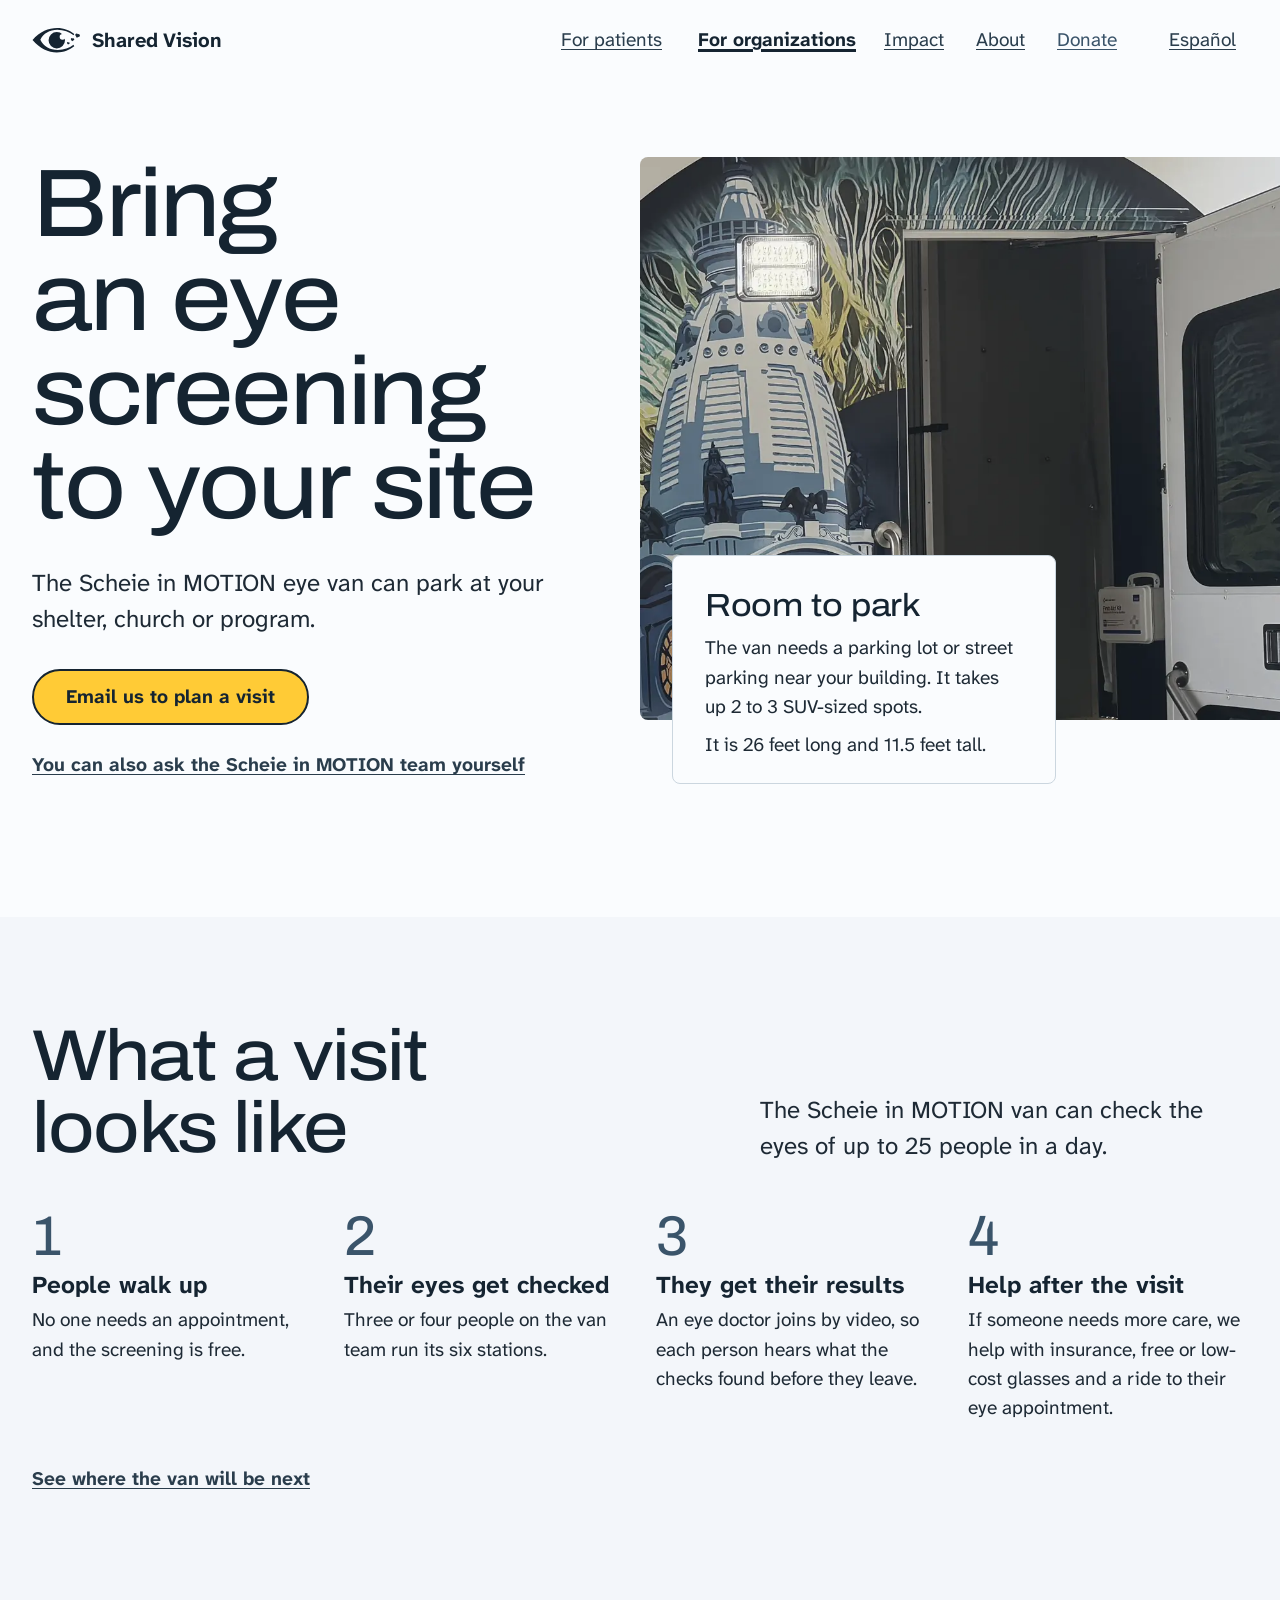
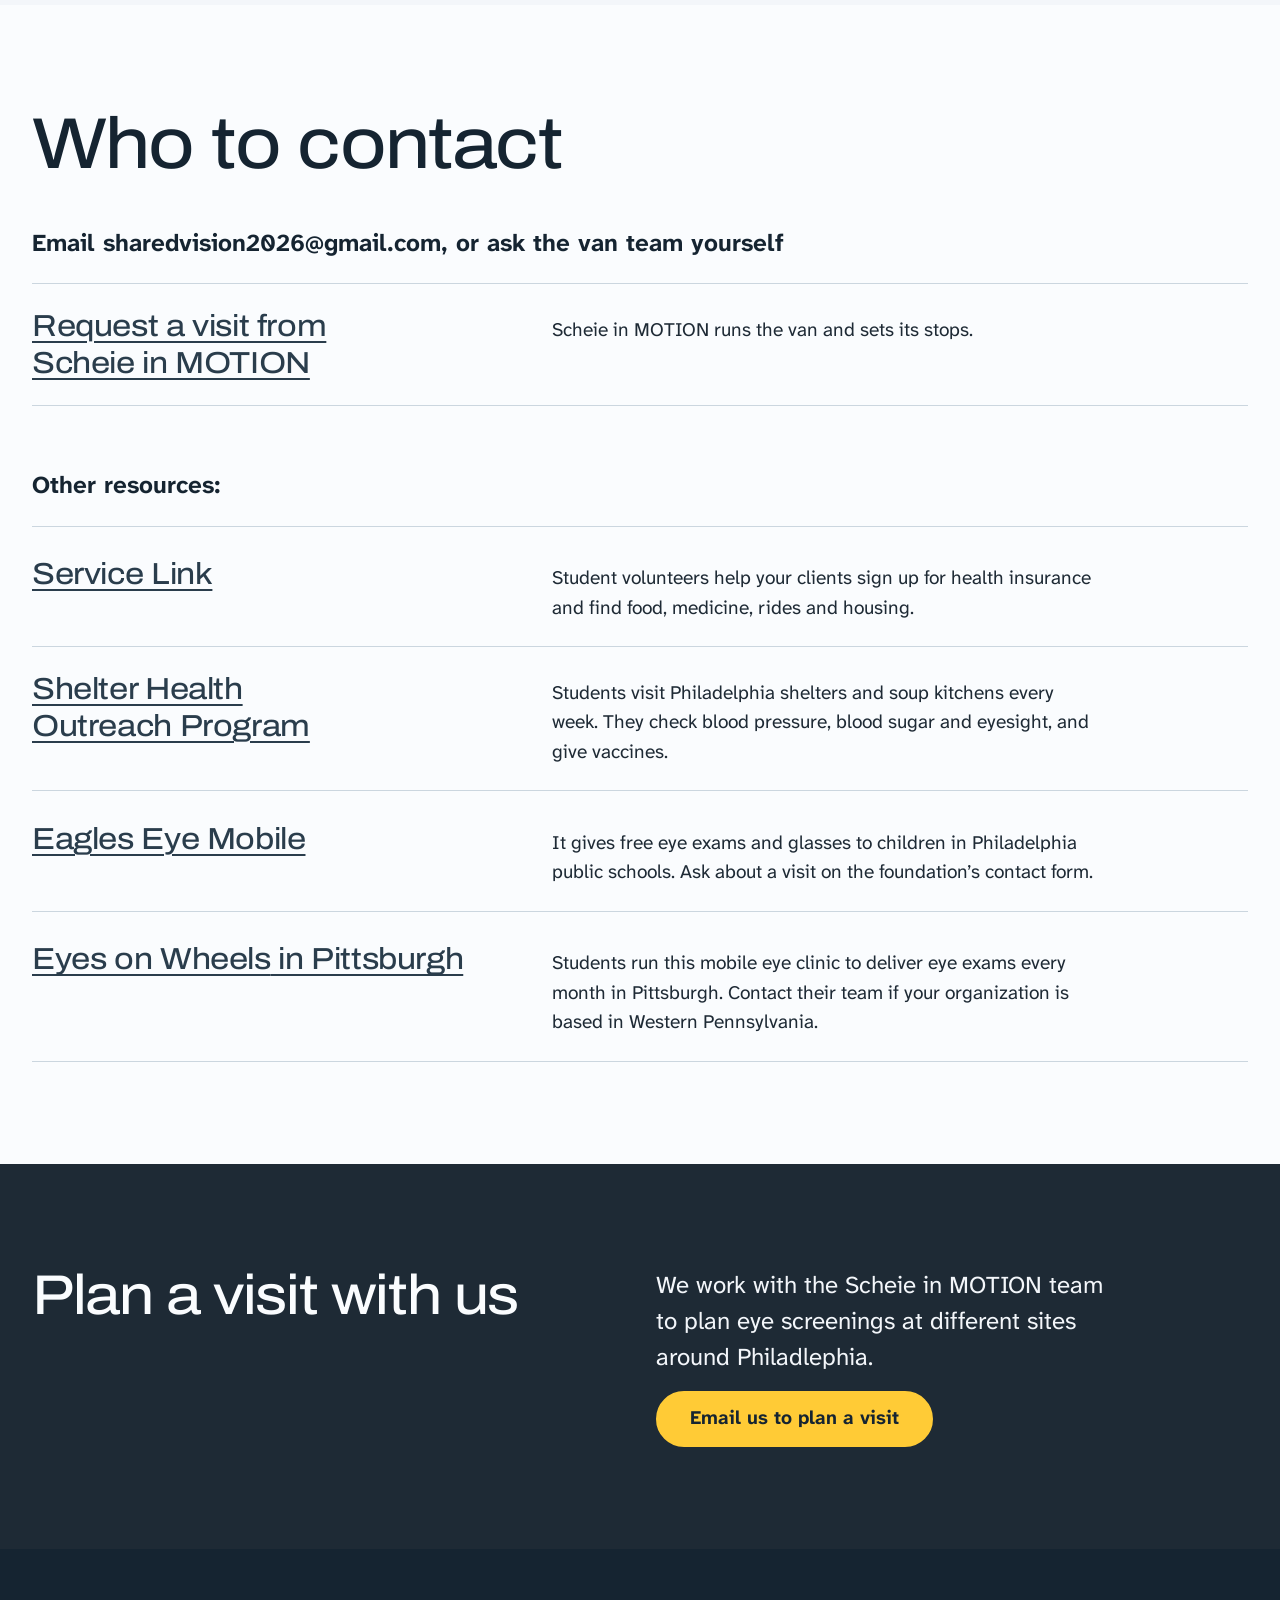
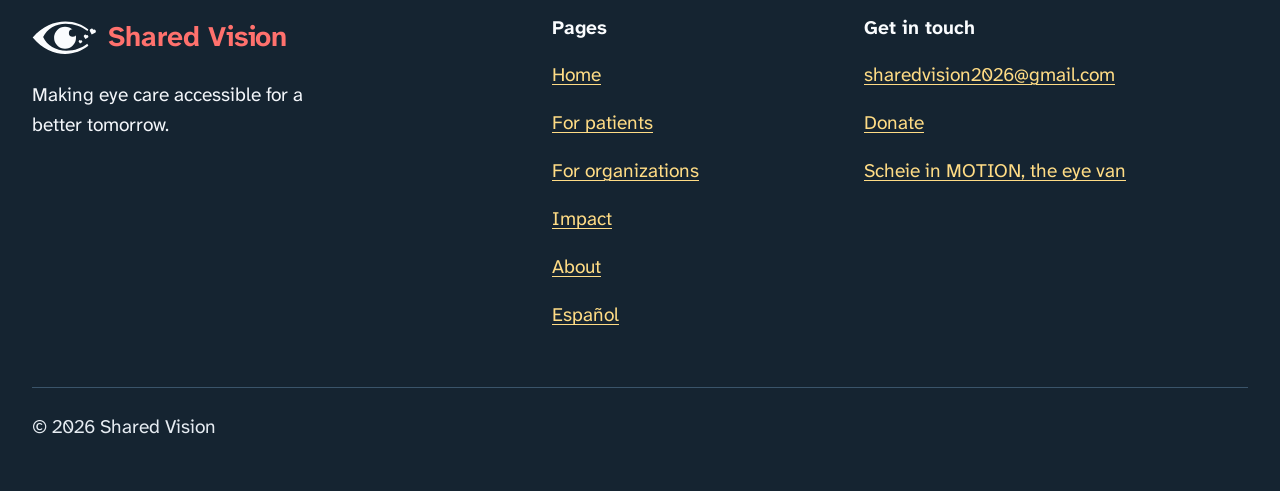
<file: organizations.html>
<!doctype html>
<html lang="en">
<head>
<meta charset="utf-8">
<meta name="viewport" content="width=device-width, initial-scale=1">
<title>Bring the eye van to your site: Shared Vision</title>
<meta name="description" content="Shelters, churches and community programs can ask the Scheie in MOTION eye van to park at their site. The team checks the eyes of people who walk up, for free.">
<meta name="theme-color" content="#FAFCFE">
<link rel="icon" href="data:image/svg+xml,%3Csvg xmlns='http://www.w3.org/2000/svg' viewBox='0 0 16 16' fill='%232A3D4C'%3E%3Cpath d='M0.4 8C2.4 4.9 5.2 3 8.6 3C11.6 3 13.9 4.3 15.6 6.1L14.7 7.3C13.2 5.6 11.2 4.5 8.7 4.5C6.3 4.5 4.6 5.8 3.6 8C4.6 10.3 6.4 11.5 8.8 11.5C11.2 11.5 13.2 10.6 14.7 8.9L15.6 10C13.9 11.9 11.6 13.1 8.6 13.1C5.2 13.1 2.4 11.2 0.4 8Z'/%3E%3Ccircle cx='8.7' cy='8' r='2.75'/%3E%3C/svg%3E">
<link rel="preconnect" href="https://fonts.googleapis.com">
<link rel="preconnect" href="https://fonts.gstatic.com" crossorigin>
<link rel="stylesheet" href="https://fonts.googleapis.com/css2?family=Archivo:wdth,wght@100..125,400..500&amp;family=Atkinson+Hyperlegible+Next:wght@400..700&amp;display=swap">
<script>
  /* Motion is an enhancement: hidden-until-seen states only apply while this class is present.
     If site.js has not started within 3 seconds, the class comes off and everything shows. */
  document.documentElement.classList.add('js');
  setTimeout(function () { if (!window.svReveal) document.documentElement.classList.remove('js'); }, 3000);
</script>
<link rel="stylesheet" href="styles.css">
<link rel="stylesheet" href="css/organizations.css">
</head>
<body>
<a class="skip" href="#main">Skip to main content</a>

<header class="site-header">
  <div class="topline">
    <div class="wrap topline-inner">
      <a class="lang" href="es/" hreflang="es"><span lang="es">Español</span></a>
    </div>
  </div>
  <div class="wrap bar">
    <a class="brand" href="./" aria-label="Shared Vision, home">
      <svg class="mark" viewBox="0 0 184 100" aria-hidden="true" focusable="false" fill="currentColor">
        <g transform="translate(2 50)">
          <path d="M0 0C28 -33 62 -46 94 -46C121 -46 143 -37 160 -23L157.5 -18.5C141 -31 120 -39.5 95 -39.5C66 -39.5 41 -25 30 -1C41 23 66 38.5 97 38.5C121 38.5 141 31 157 18.5L160 24C142 38 120 47.5 93 47.5C61 47.5 28 33 0 0Z"/>
          <mask id="iris-head" maskUnits="userSpaceOnUse" x="-400" y="-400" width="800" height="800"><rect x="-400" y="-400" width="800" height="800" fill="#fff"/><path d="M104 -12.5a11 11 0 1 0 22 0a11 11 0 1 0 -22 0Z" fill="#000"/></mask>
          <path mask="url(#iris-head)" d="M61.5 1a31.5 31.5 0 1 0 63 0a31.5 31.5 0 1 0 -63 0Z"/>
          <path d="M136.21 17.48L132.9 13.08A3.09 3.09 0 1 1 137.68 9.17A3.09 3.09 0 1 1 140.82 14.47Z"/>
          <path d="M151.57 4.74L147.68 -1.27A4.01 4.01 0 1 1 154.22 -5.9A4.01 4.01 0 1 1 157.83 1.26Z"/>
          <path d="M169.61 -8.64L165.08 -16.84A5.25 5.25 0 1 1 174.04 -22.29A5.25 5.25 0 1 1 178.09 -12.61Z"/>
        </g>
      </svg>
      <span class="wordmark" translate="no">Shared Vision</span>
    </a>

    <nav class="nav-desktop" aria-label="Main">
      <ul role="list">
        <li><a class="nav-link" href="patients.html" data-label="For patients">For patients</a></li>
        <li><a class="nav-link" href="organizations.html" aria-current="page" data-label="For organizations">For organizations</a></li>
        <li><a class="nav-link" href="impact.html" data-label="Impact">Impact</a></li>
        <li><a class="nav-link" href="about.html" data-label="About">About</a></li>
        <li><a class="nav-link nav-quiet" href="https://www.zeffy.com/en-US/donation-form/support-affordable-eye-care-improved-vision-and-better-lives" data-label="Donate">Donate</a></li>
      </ul>
    </nav>
    <a class="lang lang-wide" href="es/" hreflang="es"><span lang="es">Español</span></a>

    <details class="menu">
      <summary>
        <svg class="when-closed" viewBox="0 0 18 18" aria-hidden="true" focusable="false"><path d="M2 5h14M2 9h14M2 13h14" stroke="currentColor" stroke-width="2" stroke-linecap="round"/></svg>
        <svg class="when-open" viewBox="0 0 18 18" aria-hidden="true" focusable="false"><path d="M4 4l10 10M14 4L4 14" stroke="currentColor" stroke-width="2" stroke-linecap="round"/></svg>
        <span class="when-closed">Menu</span><span class="when-open"><span aria-hidden="true">Close</span><span class="sr-only">Menu</span></span>
      </summary>
      <nav class="menu-panel" aria-label="Main">
        <ul role="list">
          <li><a href="patients.html">For patients</a></li>
          <li><a href="organizations.html" aria-current="page">For organizations</a></li>
          <li><a href="impact.html">Impact</a></li>
          <li><a href="about.html">About</a></li>
          <li class="menu-quiet"><a href="https://www.zeffy.com/en-US/donation-form/support-affordable-eye-care-improved-vision-and-better-lives">Donate</a></li>
        </ul>
      </nav>
    </details>
  </div>
</header>

<main id="main">

  <!-- 1. Hero: the promise and the one ask; the van's open door beside it, with what the van needs to park. Nothing here moves. -->
  <section class="org-hero" aria-labelledby="org-title">
    <div class="frame">
      <div class="org-hero-text">
        <h1 id="org-title" class="display t-hero org-hero-title">Bring an eye screening to your site</h1>
        <p class="lead">The <span translate="no">Scheie in MOTION</span> eye van can park at your shelter, church or program.</p>
        <div class="org-hero-ask">
          <a class="btn btn-block" href="mailto:sharedvision2026@gmail.com?subject=Planning%20a%20van%20visit">Email us to plan a visit</a>
        </div>
        <div class="org-route">
          <a class="link-line" href="#ask-van">You can also ask the Scheie in MOTION team yourself</a>
        </div>
      </div>
      <div class="org-hero-stage">
        <div class="org-photo">
          <picture>
            <source type="image/webp" srcset="img/van-mural-600.webp 600w, img/van-mural-1000.webp 1000w" sizes="(min-width: 62.5em) 50vw, 100vw">
            <img src="img/van-mural-1000.jpg" srcset="img/van-mural-600.jpg 600w, img/van-mural-1000.jpg 1000w" sizes="(min-width: 62.5em) 50vw, 100vw" width="1000" height="1200" alt="The side of the eye van, painted with Philadelphia’s City Hall inside a big eye. Its door is open, with steps leading in.">
          </picture>
        </div>
        <div class="park-card panel panel-text">
          <h2 class="display t-m">Room to park</h2>
          <p>The van needs a parking lot or street parking near your building. It takes up 2 to 3 SUV-sized spots.</p>
          <p>It is 26 feet long and 11.5 feet tall.</p>
        </div>
      </div>
    </div>
  </section>

  <!-- 2. What a visit looks like: one real sequence, from named sources only -->
  <section class="section section-tint" id="visit" aria-labelledby="visit-title">
    <div class="wrap visit-grid">
      <div class="visit-head">
        <h2 id="visit-title" class="display t-xl">What a visit looks like</h2>
        <p class="lead">The Scheie in MOTION van can check the eyes of up to 25 people in a day.</p>
      </div>
      <ol class="steps visit-steps" role="list">
        <li class="step">
          <span class="step-num display" aria-hidden="true">1</span>
          <div><h3>People walk up</h3><p>No one needs an appointment, and the screening is free.</p></div>
        </li>
        <li class="step">
          <span class="step-num display" aria-hidden="true">2</span>
          <div><h3>Their eyes get checked</h3><p>Three or four people on the van team run its six stations.</p></div>
        </li>
        <li class="step">
          <span class="step-num display" aria-hidden="true">3</span>
          <div><h3>They get their results</h3><p>An eye doctor joins by video, so each person hears what the checks found before they leave.</p></div>
        </li>
        <li class="step">
          <span class="step-num display" aria-hidden="true">4</span>
          <div><h3>Help after the visit</h3><p>If someone needs more care, we help with insurance, free or low-cost glasses and a ride to their eye appointment.</p></div>
        </li>
      </ol>
      <p class="visit-more"><a class="link-line" href="patients.html#stops">See where the van will be next</a></p>
    </div>
  </section>

  <!-- 3. Who to contact: all five links from Eric Lee's v2 doc, split in two: the van team's own request form (the
       second route, after emailing us), then the four other programs. Each leaves the site. -->
  <section class="section" id="contacts" aria-labelledby="contacts-title">
    <div class="wrap contacts-grid">
      <h2 id="contacts-title" class="display t-xl">Who to contact</h2>
      <div class="contact-group" id="ask-van" tabindex="-1">
        <h3 class="contact-group-label">Email sharedvision2026@gmail.com, or ask the van team yourself</h3>
        <ul class="contact-list" role="list">
          <li class="contact">
            <h4><a class="big-link" href="https://opticlab.med.upenn.edu/schedule-a-screening"><span>Request a visit from <span translate="no">Scheie in MOTION</span></span></a></h4>
            <p><span translate="no">Scheie in MOTION</span> runs the van and sets its stops.</p>
          </li>
        </ul>
      </div>
      <div class="contact-group">
        <h3 class="contact-group-label">Other resources:</h3>
        <ul class="contact-list" role="list">
          <li class="contact">
            <h4><a class="big-link" href="https://cph.upenn.edu/service-link/" translate="no">Service Link</a></h4>
            <p>Student volunteers help your clients sign up for health insurance and find food, medicine, rides and housing.</p>
          </li>
          <li class="contact">
            <h4><a class="big-link" href="https://www.shopupenn.org/get-involved" translate="no">Shelter Health Outreach Program</a></h4>
            <p>Students visit Philadelphia shelters and soup kitchens every week. They check blood pressure, blood sugar and eyesight, and give vaccines.</p>
          </li>
          <li class="contact">
            <h4><a class="big-link" href="https://www.eaglescharitablefoundation.org/contact/"><span translate="no">Eagles Eye Mobile</span></a></h4>
            <p>It gives free eye exams and glasses to children in Philadelphia public schools. Ask about a visit on the foundation’s contact form.</p>
          </li>
          <li class="contact">
            <h4><a class="big-link" href="https://upitteyesonwheels.com/eyes-on-wheels"><span><span translate="no">Eyes on Wheels</span> in Pittsburgh</span></a></h4>
            <p>Students run this mobile eye clinic to deliver eye exams every month in Pittsburgh. Contact their team if your organization is based in Western Pennsylvania.</p>
          </li>
        </ul>
      </div>
    </div>
  </section>

  <!-- 4. The ask again, on the page's one slate band -->
  <section class="on-slate org-close" aria-labelledby="close-title">
    <div class="wrap org-close-inner">
      <h2 id="close-title" class="display t-l">Plan a visit with us</h2>
      <p class="lead">We work with the Scheie in MOTION team to plan eye screenings at different sites around Philadlephia.</p>
      <div class="org-close-ask">
        <a class="btn btn-block" href="mailto:sharedvision2026@gmail.com?subject=Planning%20a%20van%20visit">Email us to plan a visit</a>
      </div>
    </div>
  </section>
</main>

<footer class="site-footer">
  <div class="wrap">
    <div class="foot-grid">
      <div>
        <a class="foot-brand" href="./" aria-label="Shared Vision, home">
          <svg class="mark" viewBox="0 0 184 100" aria-hidden="true" focusable="false" fill="currentColor">
            <g transform="translate(2 50)">
              <path d="M0 0C28 -33 62 -46 94 -46C121 -46 143 -37 160 -23L157.5 -18.5C141 -31 120 -39.5 95 -39.5C66 -39.5 41 -25 30 -1C41 23 66 38.5 97 38.5C121 38.5 141 31 157 18.5L160 24C142 38 120 47.5 93 47.5C61 47.5 28 33 0 0Z"/>
              <mask id="iris-foot" maskUnits="userSpaceOnUse" x="-400" y="-400" width="800" height="800"><rect x="-400" y="-400" width="800" height="800" fill="#fff"/><path d="M104 -12.5a11 11 0 1 0 22 0a11 11 0 1 0 -22 0Z" fill="#000"/></mask>
              <path mask="url(#iris-foot)" d="M61.5 1a31.5 31.5 0 1 0 63 0a31.5 31.5 0 1 0 -63 0Z"/>
              <path d="M136.21 17.48L132.9 13.08A3.09 3.09 0 1 1 137.68 9.17A3.09 3.09 0 1 1 140.82 14.47Z"/>
              <path d="M151.57 4.74L147.68 -1.27A4.01 4.01 0 1 1 154.22 -5.9A4.01 4.01 0 1 1 157.83 1.26Z"/>
              <path d="M169.61 -8.64L165.08 -16.84A5.25 5.25 0 1 1 174.04 -22.29A5.25 5.25 0 1 1 178.09 -12.61Z"/>
            </g>
          </svg>
          <span class="wordmark" translate="no">Shared Vision</span>
        </a>
        <p class="foot-line">Making eye care accessible for a better tomorrow.</p>
      </div>
      <nav aria-label="Footer">
        <h2>Pages</h2>
        <ul role="list">
          <li><a href="./">Home</a></li>
          <li><a href="patients.html">For patients</a></li>
          <li><a href="organizations.html" aria-current="page">For organizations</a></li>
          <li><a href="impact.html">Impact</a></li>
          <li><a href="about.html">About</a></li>
          <li><a href="es/" hreflang="es"><span lang="es">Español</span></a></li>
        </ul>
      </nav>
      <div>
        <h2>Get in touch</h2>
        <ul role="list">
          <li><a class="email" href="mailto:sharedvision2026@gmail.com" aria-label="sharedvision2026@gmail.com">sharedvision2026@<wbr>gmail.com</a></li>
          <li><a href="https://www.zeffy.com/en-US/donation-form/support-affordable-eye-care-improved-vision-and-better-lives">Donate</a></li>
          <li><a href="https://opticlab.med.upenn.edu/mobile-unit/"><span translate="no">Scheie in MOTION</span>, the eye van</a></li>
        </ul>
      </div>
    </div>
    <div class="foot-credits">
      <p>© 2026 Shared Vision</p>
    </div>
  </div>
</footer>

<script src="site.js"></script>
</body>
</html>
</file>
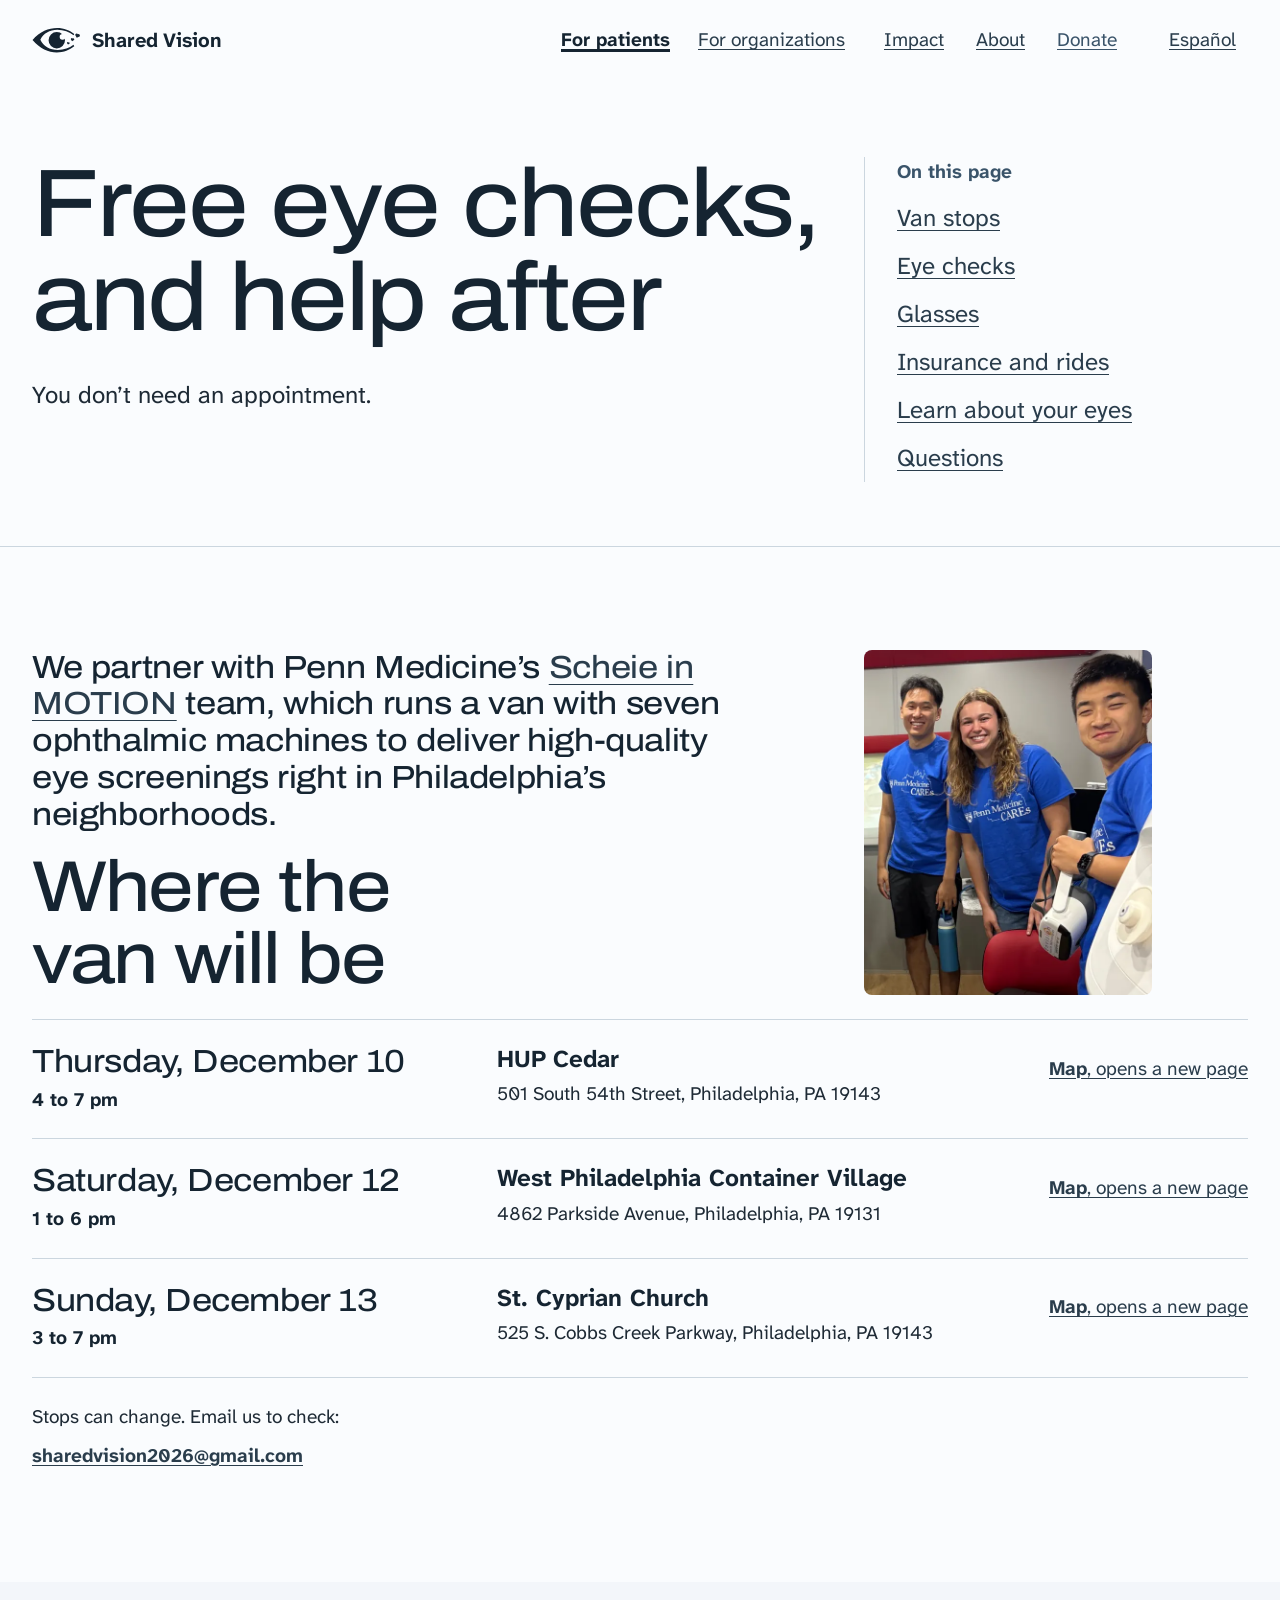
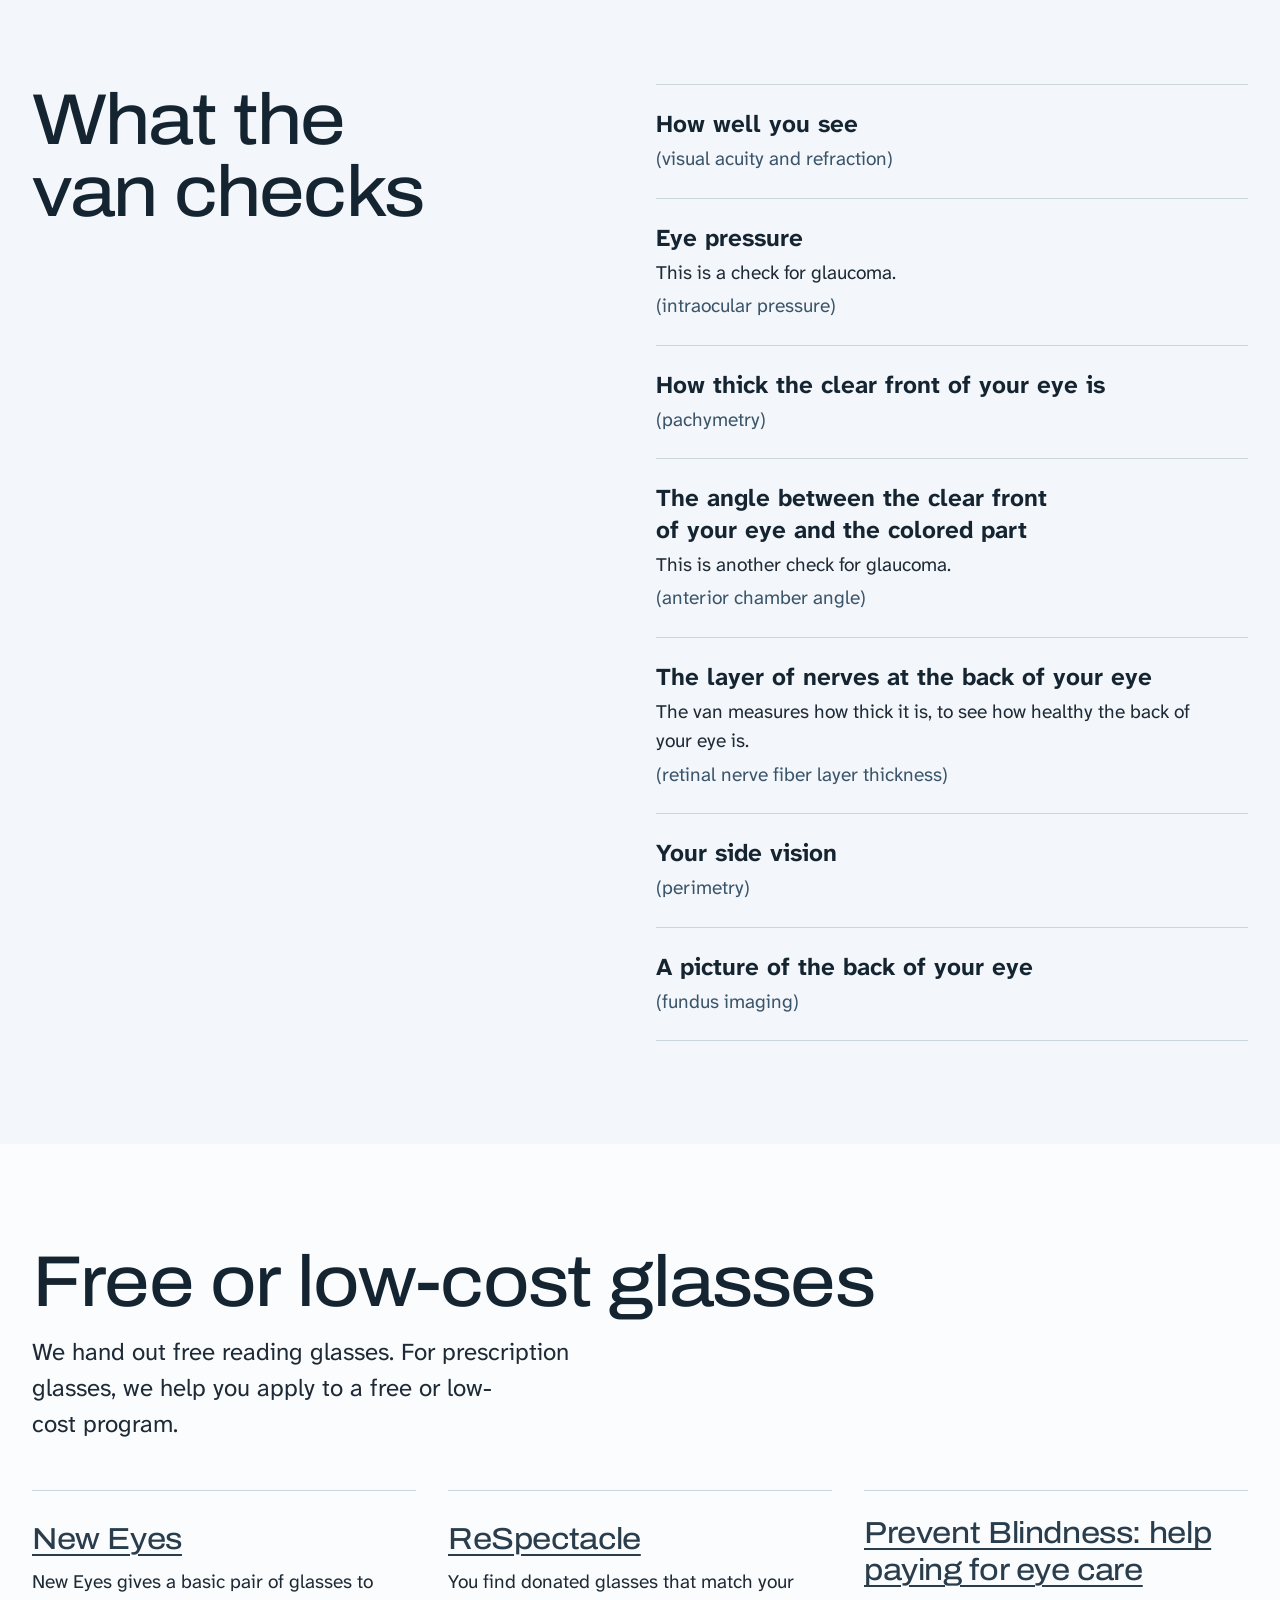
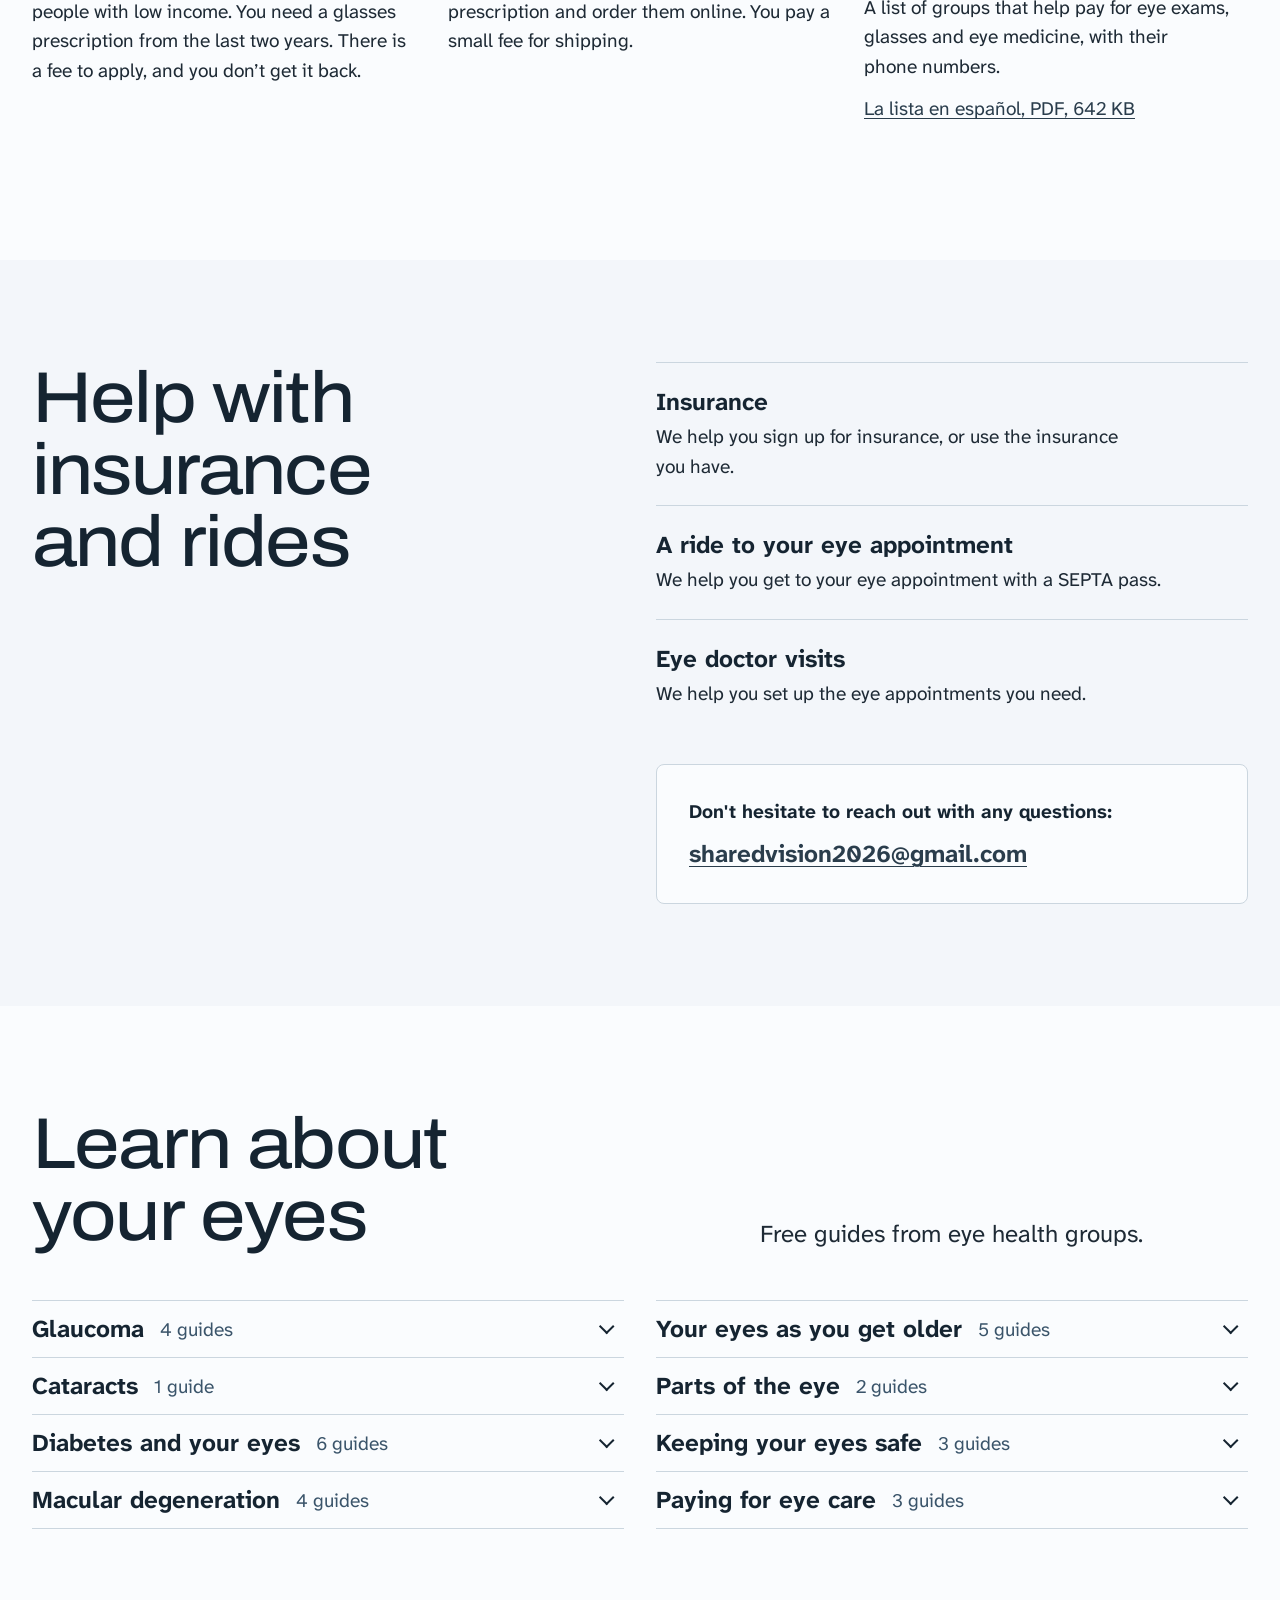
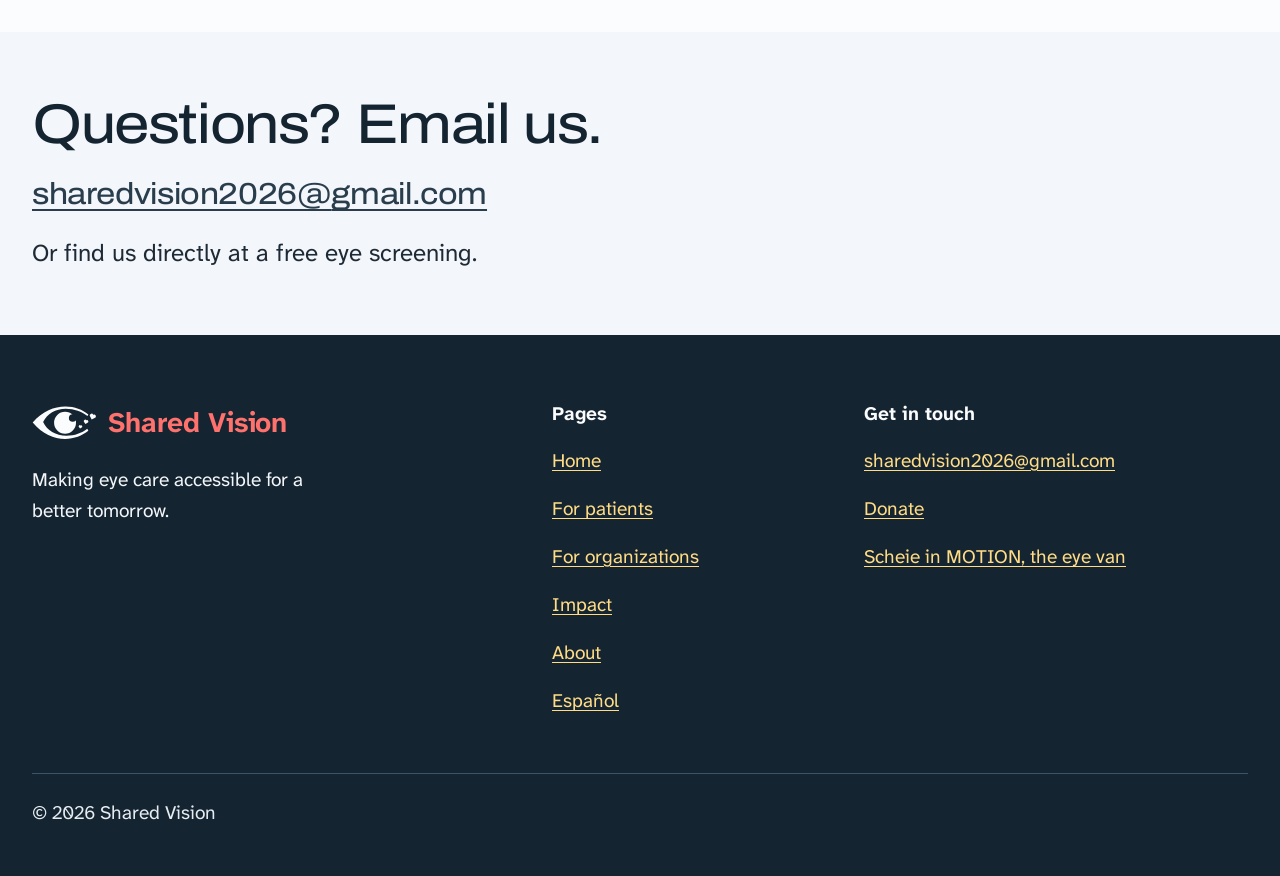
<file: patients.html>
<!doctype html>
<html lang="en">
<head>
<meta charset="utf-8">
<meta name="viewport" content="width=device-width, initial-scale=1">
<title>For patients: van stops, eye checks and help after | Shared Vision</title>
<meta name="description" content="Free eye screenings at the van in Philadelphia, with no appointment. See every van stop, what the van checks, where to get free or low-cost glasses, and how we help with insurance and rides.">
<meta name="theme-color" content="#FAFCFE">
<link rel="icon" href="data:image/svg+xml,%3Csvg xmlns='http://www.w3.org/2000/svg' viewBox='0 0 16 16' fill='%232A3D4C'%3E%3Cpath d='M0.4 8C2.4 4.9 5.2 3 8.6 3C11.6 3 13.9 4.3 15.6 6.1L14.7 7.3C13.2 5.6 11.2 4.5 8.7 4.5C6.3 4.5 4.6 5.8 3.6 8C4.6 10.3 6.4 11.5 8.8 11.5C11.2 11.5 13.2 10.6 14.7 8.9L15.6 10C13.9 11.9 11.6 13.1 8.6 13.1C5.2 13.1 2.4 11.2 0.4 8Z'/%3E%3Ccircle cx='8.7' cy='8' r='2.75'/%3E%3C/svg%3E">
<link rel="preconnect" href="https://fonts.googleapis.com">
<link rel="preconnect" href="https://fonts.gstatic.com" crossorigin>
<link rel="stylesheet" href="https://fonts.googleapis.com/css2?family=Archivo:wdth,wght@100..125,400..500&amp;family=Atkinson+Hyperlegible+Next:wght@400..700&amp;display=swap">
<script>
  /* Motion is an enhancement: hidden-until-seen states only apply while this class is present.
     If site.js has not started within 3 seconds, the class comes off and everything shows. */
  document.documentElement.classList.add('js');
  setTimeout(function () { if (!window.svReveal) document.documentElement.classList.remove('js'); }, 3000);
</script>
<link rel="stylesheet" href="styles.css">
<link rel="stylesheet" href="css/patients.css">
<link rel="alternate" hreflang="es" href="es/pacientes.html">
</head>
<body>
<a class="skip" href="#main">Skip to main content</a>

<header class="site-header">
  <div class="topline">
    <div class="wrap topline-inner">
      <a class="lang" href="es/pacientes.html" hreflang="es"><span lang="es">Español</span></a>
    </div>
  </div>
  <div class="wrap bar">
    <a class="brand" href="./" aria-label="Shared Vision, home">
      <svg class="mark" viewBox="0 0 184 100" aria-hidden="true" focusable="false" fill="currentColor">
        <g transform="translate(2 50)">
          <path d="M0 0C28 -33 62 -46 94 -46C121 -46 143 -37 160 -23L157.5 -18.5C141 -31 120 -39.5 95 -39.5C66 -39.5 41 -25 30 -1C41 23 66 38.5 97 38.5C121 38.5 141 31 157 18.5L160 24C142 38 120 47.5 93 47.5C61 47.5 28 33 0 0Z"/>
          <mask id="iris-head" maskUnits="userSpaceOnUse" x="-400" y="-400" width="800" height="800"><rect x="-400" y="-400" width="800" height="800" fill="#fff"/><path d="M104 -12.5a11 11 0 1 0 22 0a11 11 0 1 0 -22 0Z" fill="#000"/></mask>
          <path mask="url(#iris-head)" d="M61.5 1a31.5 31.5 0 1 0 63 0a31.5 31.5 0 1 0 -63 0Z"/>
          <path d="M136.21 17.48L132.9 13.08A3.09 3.09 0 1 1 137.68 9.17A3.09 3.09 0 1 1 140.82 14.47Z"/>
          <path d="M151.57 4.74L147.68 -1.27A4.01 4.01 0 1 1 154.22 -5.9A4.01 4.01 0 1 1 157.83 1.26Z"/>
          <path d="M169.61 -8.64L165.08 -16.84A5.25 5.25 0 1 1 174.04 -22.29A5.25 5.25 0 1 1 178.09 -12.61Z"/>
        </g>
      </svg>
      <span class="wordmark" translate="no">Shared Vision</span>
    </a>

    <nav class="nav-desktop" aria-label="Main">
      <ul role="list">
        <li><a class="nav-link" href="patients.html" aria-current="page" data-label="For patients">For patients</a></li>
        <li><a class="nav-link" href="organizations.html" data-label="For organizations">For organizations</a></li>
        <li><a class="nav-link" href="impact.html" data-label="Impact">Impact</a></li>
        <li><a class="nav-link" href="about.html" data-label="About">About</a></li>
        <li><a class="nav-link nav-quiet" href="https://www.zeffy.com/en-US/donation-form/support-affordable-eye-care-improved-vision-and-better-lives" data-label="Donate">Donate</a></li>
      </ul>
    </nav>
    <a class="lang lang-wide" href="es/pacientes.html" hreflang="es"><span lang="es">Español</span></a>

    <details class="menu">
      <summary>
        <svg class="when-closed" viewBox="0 0 18 18" aria-hidden="true" focusable="false"><path d="M2 5h14M2 9h14M2 13h14" stroke="currentColor" stroke-width="2" stroke-linecap="round"/></svg>
        <svg class="when-open" viewBox="0 0 18 18" aria-hidden="true" focusable="false"><path d="M4 4l10 10M14 4L4 14" stroke="currentColor" stroke-width="2" stroke-linecap="round"/></svg>
        <span class="when-closed">Menu</span><span class="when-open"><span aria-hidden="true">Close</span><span class="sr-only">Menu</span></span>
      </summary>
      <nav class="menu-panel" aria-label="Main">
        <ul role="list">
          <li><a href="patients.html" aria-current="page">For patients</a></li>
          <li><a href="organizations.html">For organizations</a></li>
          <li><a href="impact.html">Impact</a></li>
          <li><a href="about.html">About</a></li>
          <li class="menu-quiet"><a href="https://www.zeffy.com/en-US/donation-form/support-affordable-eye-care-improved-vision-and-better-lives">Donate</a></li>
        </ul>
      </nav>
    </details>
  </div>
</header>

<main id="main">

  <!-- 0. Page head: what this page is, and a list of its parts so a reader can jump straight to an answer -->
  <section class="page-head" aria-labelledby="page-title">
    <div class="wrap page-head-grid">
      <div class="page-head-text">
        <h1 id="page-title" class="display t-hero">Free eye checks, and help after</h1>
        <p class="lead">You don’t need an appointment.</p>
      </div>
      <nav class="on-page" aria-labelledby="on-page-title">
        <h2 id="on-page-title" class="on-page-title">On this page</h2>
        <ul role="list">
          <li><a href="#stops">Van stops</a></li>
          <li><a href="#checks">Eye checks</a></li>
          <li><a href="#glasses">Glasses</a></li>
          <li><a href="#help">Insurance and rides</a></li>
          <li><a href="#learn">Learn about your eyes</a></li>
          <li><a href="#questions">Questions</a></li>
        </ul>
      </nav>
    </div>
  </section>

  <!-- 1. Every van stop: the same list as Home, all of it -->
  <section class="section section-rule jump" id="stops" aria-labelledby="stops-title" tabindex="-1">
    <div class="wrap stops-grid">
      <div class="stops-head">
        <p class="display t-m stops-intro">We partner with Penn Medicine’s <a href="https://opticlab.med.upenn.edu/mobile-unit/" translate="no">Scheie in MOTION</a> team, which runs a van with seven ophthalmic machines to deliver high-quality eye screenings right in Philadelphia’s neighborhoods.</p>
        <h2 id="stops-title" class="display t-xl">Where the van will be</h2>
      </div>
      <div class="stops" data-stops>
        <ol class="stops-list" id="stops-list" role="list">
          <li class="stop">
            <div class="stop-when"><h3 class="stop-date display"><time datetime="2026-12-02">Wednesday, December 2</time></h3><p class="stop-time">3 to 7 pm</p></div>
            <div class="stop-where"><p class="stop-place">Prevention Point Philadelphia</p><p class="stop-address">2913 Kensington Avenue, Philadelphia, PA 19134</p></div>
            <a class="stop-map" href="https://www.google.com/maps/search/?api=1&amp;query=2913%20Kensington%20Avenue%2C%20Philadelphia%2C%20PA%2019134" target="_blank" rel="noopener"><span><b>Map</b><span class="sr-only"> for Prevention Point Philadelphia</span>, opens a new page</span></a>
          </li>
          <li class="stop">
            <div class="stop-when"><h3 class="stop-date display"><time datetime="2026-12-10">Thursday, December 10</time></h3><p class="stop-time">4 to 7 pm</p></div>
            <div class="stop-where"><p class="stop-place">HUP Cedar</p><p class="stop-address">501 South 54th Street, Philadelphia, PA 19143</p></div>
            <a class="stop-map" href="https://www.google.com/maps/search/?api=1&amp;query=501%20South%2054th%20Street%2C%20Philadelphia%2C%20PA%2019143" target="_blank" rel="noopener"><span><b>Map</b><span class="sr-only"> for HUP Cedar</span>, opens a new page</span></a>
          </li>
          <li class="stop">
            <div class="stop-when"><h3 class="stop-date display"><time datetime="2026-12-12">Saturday, December 12</time></h3><p class="stop-time">1 to 6 pm</p></div>
            <div class="stop-where"><p class="stop-place">West Philadelphia Container Village</p><p class="stop-address">4862 Parkside Avenue, Philadelphia, PA 19131</p></div>
            <a class="stop-map" href="https://www.google.com/maps/search/?api=1&amp;query=4862%20Parkside%20Avenue%2C%20Philadelphia%2C%20PA%2019131" target="_blank" rel="noopener"><span><b>Map</b><span class="sr-only"> for West Philadelphia Container Village</span>, opens a new page</span></a>
          </li>
          <li class="stop">
            <div class="stop-when"><h3 class="stop-date display"><time datetime="2026-12-13">Sunday, December 13</time></h3><p class="stop-time">3 to 7 pm</p></div>
            <div class="stop-where"><p class="stop-place">St. Cyprian Church</p><p class="stop-address">525 S. Cobbs Creek Parkway, Philadelphia, PA 19143</p></div>
            <a class="stop-map" href="https://www.google.com/maps/search/?api=1&amp;query=525%20S.%20Cobbs%20Creek%20Parkway%2C%20Philadelphia%2C%20PA%2019143" target="_blank" rel="noopener"><span><b>Map</b><span class="sr-only"> for St. Cyprian Church</span>, opens a new page</span></a>
          </li>
        </ol>
        <p class="stops-empty" hidden>We don’t have any van stops on the list right now. Email us to ask about the next one.</p>
        <p class="stops-check">Stops can change. Email us to check:
          <a class="email link-line" href="mailto:sharedvision2026@gmail.com?subject=Is%20the%20van%20stop%20still%20on%3F" aria-label="sharedvision2026@gmail.com">sharedvision2026@<wbr>gmail.com</a></p>
      </div>
      <figure class="van-look">
        <picture>
          <source type="image/webp" srcset="img/patients/founders-in-van-600.webp 600w, img/patients/founders-in-van-800.webp 800w" sizes="(min-width: 62.5em) 15rem, (min-width: 25em) 18rem, 100vw">
          <img src="img/patients/founders-in-van-600.jpg" srcset="img/patients/founders-in-van-600.jpg 600w, img/patients/founders-in-van-800.jpg 800w" sizes="(min-width: 62.5em) 15rem, (min-width: 25em) 18rem, 100vw" width="600" height="720" alt="Shared Vision’s three founders, Justin Wang, Janine Haros and Eric Lee, smile inside the eye van." loading="lazy" decoding="async">
        </picture>
      </figure>
    </div>
  </section>

  <!-- 2. The seven checks: plain words first, the medical name once, from Eric Lee's v2 doc -->
  <section class="section section-tint jump" id="checks" aria-labelledby="checks-title" tabindex="-1">
    <div class="wrap split">
      <div class="split-head">
        <h2 id="checks-title" class="display t-xl">What the van checks</h2>
      </div>
      <ol class="checks" role="list">
        <li class="check">
          <h3>How well you see</h3>
          <p class="check-term">(visual acuity and refraction)</p>
        </li>
        <li class="check">
          <h3>Eye pressure</h3>
          <p>This is a check for glaucoma.</p>
          <p class="check-term">(intraocular pressure)</p>
        </li>
        <li class="check">
          <h3>How thick the clear front of your eye is</h3>
          <p class="check-term">(pachymetry)</p>
        </li>
        <li class="check">
          <h3>The angle between the clear front of your eye and the colored part</h3>
          <p>This is another check for glaucoma.</p>
          <p class="check-term">(anterior chamber angle)</p>
        </li>
        <li class="check">
          <h3>The layer of nerves at the back of your eye</h3>
          <p>The van measures how thick it is, to see how healthy the back of your eye is.</p>
          <p class="check-term">(retinal nerve fiber layer thickness)</p>
        </li>
        <li class="check">
          <h3>Your side vision</h3>
          <p class="check-term">(perimetry)</p>
        </li>
        <li class="check">
          <h3>A picture of the back of your eye</h3>
          <p class="check-term">(fundus imaging)</p>
        </li>
      </ol>
    </div>
  </section>

  <!-- 3. Glasses: three programs, each line written from that program's own page (VSP Eyes of Hope left out: paused) -->
  <section class="section jump" id="glasses" aria-labelledby="glasses-title" tabindex="-1">
    <div class="wrap glasses-grid">
      <div class="glasses-head">
        <h2 id="glasses-title" class="display t-xl">Free or low-cost glasses</h2>
        <p class="lead">We hand out free reading glasses. For prescription glasses, we help you apply to a free or low-cost program.</p>
      </div>
      <ul class="programs" role="list">
        <li class="program">
          <h3><a class="big-link" href="https://new-eyes.org/application">New Eyes</a></h3>
          <p>New Eyes gives a basic pair of glasses to people with low income. You need a glasses prescription from the last two years. There is a fee to apply, and you don’t get it back.</p>
        </li>
        <li class="program">
          <h3><a class="big-link" href="https://respectacle.org/index" translate="no">ReSpectacle</a></h3>
          <p>You find donated glasses that match your prescription and order them online. You pay a small fee for shipping.</p>
        </li>
        <li class="program">
          <h3><a class="big-link" href="https://preventblindness.org/vision-care-financial-assistance-information/">Prevent Blindness: help paying for eye care</a></h3>
          <p>A list of groups that help pay for eye exams, glasses and eye medicine, with their phone numbers.</p>
          <p><a class="link-line" href="https://preventblindness.org/wp-content/uploads/2024/06/ESP-IC03_Financial_Assistance06302673.pdf" hreflang="es"><span lang="es">La lista en español</span>, PDF, 642 KB</a></p>
        </li>
      </ul>
    </div>
  </section>

  <!-- 4. Insurance and rides: only what the team's own words promise (mission sentence, the EYE "Yield" line) -->
  <section class="section section-tint jump" id="help" aria-labelledby="help-title" tabindex="-1">
    <div class="wrap split">
      <div class="split-head">
        <h2 id="help-title" class="display t-xl">Help with insurance and rides</h2>
      </div>
      <div class="help-body">
        <ul class="help-items" role="list">
          <li>
            <h3>Insurance</h3>
            <p>We help you sign up for insurance, or use the insurance you have.</p>
          </li>
          <li>
            <h3>A ride to your eye appointment</h3>
            <p>We help you get to your eye appointment with a <span translate="no">SEPTA</span> pass.</p>
          </li>
          <li>
            <h3>Eye doctor visits</h3>
            <p>We help you set up the eye appointments you need.</p>
          </li>
        </ul>
        <div class="ask panel panel-text">
          <p class="ask-title">Don't hesitate to reach out with any questions:</p>
          <a class="email link-line ask-email" href="mailto:sharedvision2026@gmail.com?subject=Help%20with%20insurance%20or%20a%20ride" aria-label="sharedvision2026@gmail.com">sharedvision2026@<wbr>gmail.com</a>
        </div>
      </div>
    </div>
  </section>

  <!-- 5. Pamphlets by topic. National Eye Institute files are hosted in docs/; every other publisher is linked at its own page -->
  <section class="section jump" id="learn" aria-labelledby="learn-title" tabindex="-1">
    <div class="wrap learn-grid">
      <div class="learn-head">
        <h2 id="learn-title" class="display t-xl">Learn about your eyes</h2>
        <p class="lead">Free guides from eye health groups.</p>
      </div>
      <div class="topics">
        <div class="topics-col">
        <details class="topic">
          <summary><span class="topic-name">Glaucoma</span> <span class="topic-count">4 guides</span></summary>
          <ul class="docs" role="list">
            <li><a href="docs/dont-lose-sight-of-glaucoma.pdf" type="application/pdf"><span class="doc-title">Don’t lose sight of glaucoma</span> <span class="doc-meta">PDF, 510 KB, from the National Eye Institute</span></a></li>
            <li><a href="docs/facts-about-glaucoma.pdf" type="application/pdf"><span class="doc-title">Facts about glaucoma</span> <span class="doc-meta">PDF, 1.6 MB, from the National Eye Institute</span></a></li>
            <li><a href="docs/five-things-to-know-about-glaucoma.pdf" type="application/pdf"><span class="doc-title">Five things to know about glaucoma</span> <span class="doc-meta">PDF, 244 KB, from the National Eye Institute</span></a></li>
            <li><a href="https://www.aoa.org/healthy-eyes/eye-and-vision-conditions/glaucoma"><span class="doc-title">Glaucoma</span> <span class="doc-meta">Web page from the American Optometric Association</span></a></li>
          </ul>
        </details>
        <details class="topic">
          <summary><span class="topic-name">Cataracts</span> <span class="topic-count">1 guide</span></summary>
          <ul class="docs" role="list">
            <li><a href="docs/dont-lose-sight-of-cataracts.pdf" type="application/pdf"><span class="doc-title">Don’t lose sight of cataracts</span> <span class="doc-meta">PDF, 502 KB, from the National Eye Institute</span></a></li>
          </ul>
        </details>
        <details class="topic">
          <summary><span class="topic-name">Diabetes and your eyes</span> <span class="topic-count">6 guides</span></summary>
          <ul class="docs" role="list">
            <li><a href="docs/dont-lose-sight-of-diabetic-eye-disease.pdf" type="application/pdf"><span class="doc-title">Don’t lose sight of diabetic eye disease</span> <span class="doc-meta">PDF, 507 KB, from the National Eye Institute</span></a></li>
            <li><a href="docs/focus-on-diabetic-retinopathy.pdf" type="application/pdf"><span class="doc-title">Focus on diabetic retinopathy</span> <span class="doc-meta">PDF, 979 KB, from the National Eye Institute</span></a></li>
            <li><a href="docs/african-americans-with-diabetes-can-prevent-vision-loss.pdf" type="application/pdf"><span class="doc-title">African Americans with diabetes can prevent vision loss</span> <span class="doc-meta">PDF, 334 KB, from the National Eye Institute</span></a></li>
            <li><a href="https://preventblindness.org/diabetic-retinopathy/"><span class="doc-title">Diabetic retinopathy</span> <span class="doc-meta">Web page from Prevent Blindness</span></a></li>
            <li><a href="https://www.asrs.org/patients/retinal-diseases/3/diabetic-retinopathy"><span class="doc-title">Diabetic retinopathy</span> <span class="doc-meta">Web page from the American Society of Retina Specialists</span></a></li>
            <li><a href="https://www.aoa.org/healthy-eyes/eye-and-vision-conditions/diabetic-retinopathy"><span class="doc-title">Diabetic retinopathy</span> <span class="doc-meta">Web page from the American Optometric Association</span></a></li>
          </ul>
        </details>
        <details class="topic">
          <summary><span class="topic-name">Macular degeneration</span> <span class="topic-count">4 guides</span></summary>
          <ul class="docs" role="list">
            <li><a href="docs/dont-lose-sight-of-amd.pdf" type="application/pdf"><span class="doc-title">Don’t lose sight of age-related macular degeneration</span> <span class="doc-meta">PDF, 506 KB, from the National Eye Institute</span></a></li>
            <li><a href="docs/amd-what-you-should-know.pdf" type="application/pdf"><span class="doc-title">Age-related macular degeneration: what you should know</span> <span class="doc-meta">PDF, 3.7 MB, from the National Eye Institute</span></a></li>
            <li><a href="https://preventblindness.org/AMD-age-related-macular-degeneration/"><span class="doc-title">Age-related macular degeneration</span> <span class="doc-meta">Web page from Prevent Blindness</span></a></li>
            <li><a href="https://www.asrs.org/patients/retinal-diseases/2/agerelated-macular-degeneration"><span class="doc-title">Age-related macular degeneration</span> <span class="doc-meta">Web page from the American Society of Retina Specialists</span></a></li>
          </ul>
        </details>
        </div>
        <div class="topics-col">
        <details class="topic">
          <summary><span class="topic-name">Your eyes as you get older</span> <span class="topic-count">5 guides</span></summary>
          <ul class="docs" role="list">
            <li><a href="docs/everyones-vision-can-change-with-age.pdf" type="application/pdf"><span class="doc-title">Everyone’s vision can change with age</span> <span class="doc-meta">PDF, 650 KB, from the National Eye Institute</span></a></li>
            <li><a href="docs/taking-care-of-your-vision-after-50.pdf" type="application/pdf"><span class="doc-title">Taking care of your vision after 50</span> <span class="doc-meta">PDF, 695 KB, from the National Eye Institute</span></a></li>
            <li><a href="docs/protect-your-vision-as-you-age.pdf" type="application/pdf"><span class="doc-title">Protect your vision as you age</span> <span class="doc-meta">PDF, 2.8 MB, from the National Eye Institute</span></a></li>
            <li><a href="docs/healthy-eyes-healthy-you.pdf" type="application/pdf"><span class="doc-title">Healthy eyes, healthy you</span> <span class="doc-meta">PDF, 825 KB, from the National Eye Institute</span></a></li>
            <li><a href="https://www.aao.org/eye-health/glasses-contacts/how-to-read-eyeglasses-prescription"><span class="doc-title">How to read an eyeglasses prescription</span> <span class="doc-meta">Web page from the American Academy of Ophthalmology</span></a></li>
          </ul>
        </details>
        <details class="topic">
          <summary><span class="topic-name">Parts of the eye</span> <span class="topic-count">2 guides</span></summary>
          <ul class="docs" role="list">
            <li><a href="docs/parts-of-the-eye.pdf" type="application/pdf"><span class="doc-title">Parts of the eye</span> <span class="doc-meta">PDF, 618 KB, from the National Eye Institute</span></a></li>
            <li><a href="docs/parts-of-the-eye-diabetes.pdf" type="application/pdf"><span class="doc-title">Parts of the eye, for people with diabetes</span> <span class="doc-meta">PDF, 1.2 MB, from the National Eye Institute</span></a></li>
          </ul>
        </details>
        <details class="topic">
          <summary><span class="topic-name">Keeping your eyes safe</span> <span class="topic-count">3 guides</span></summary>
          <ul class="docs" role="list">
            <li><a href="https://preventblindness.org/first-aid-for-eye-emergencies/"><span class="doc-title">First aid for eye emergencies</span> <span class="doc-meta">Web page from Prevent Blindness</span></a></li>
            <li><a href="https://preventblindness.org/eye-safety-at-home/"><span class="doc-title">Eye safety at home</span> <span class="doc-meta">Web page from Prevent Blindness</span></a></li>
            <li><a href="https://preventblindness.org/document/sunglasses/"><span class="doc-title">Sunglasses</span> <span class="doc-meta">Web page from Prevent Blindness</span></a></li>
          </ul>
        </details>
        <details class="topic">
          <summary><span class="topic-name">Paying for eye care</span> <span class="topic-count">3 guides</span></summary>
          <ul class="docs" role="list">
            <li><a href="https://preventblindness.org/document/insuring-your-eye-health/"><span class="doc-title">Insuring your eye health</span> <span class="doc-meta">Web page from Prevent Blindness</span></a></li>
            <li><a href="https://preventblindness.org/medicare-benefits-your-eyes/"><span class="doc-title">Medicare benefits and your eyes</span> <span class="doc-meta">Web page from Prevent Blindness</span></a></li>
            <li><a href="https://preventblindness.org/vision-care-financial-assistance-information/"><span class="doc-title">Help paying for eye care</span> <span class="doc-meta">Web page from Prevent Blindness</span></a></li>
          </ul>
        </details>
        </div>
      </div>
    </div>
  </section>

  <!-- 6. The last ask -->
  <section class="section-tint questions-band jump" id="questions" aria-labelledby="questions-title" tabindex="-1">
    <div class="wrap questions">
      <h2 id="questions-title" class="display t-l">Questions? Email us.</h2>
      <a class="email big-link" href="mailto:sharedvision2026@gmail.com?subject=A%20question%20for%20Shared%20Vision" aria-label="sharedvision2026@gmail.com">sharedvision2026@<wbr>gmail.com</a>
      <p class="lead">Or find us directly at a free eye screening.</p>
    </div>
  </section>
</main>

<footer class="site-footer">
  <div class="wrap">
    <div class="foot-grid">
      <div>
        <a class="foot-brand" href="./" aria-label="Shared Vision, home">
          <svg class="mark" viewBox="0 0 184 100" aria-hidden="true" focusable="false" fill="currentColor">
            <g transform="translate(2 50)">
              <path d="M0 0C28 -33 62 -46 94 -46C121 -46 143 -37 160 -23L157.5 -18.5C141 -31 120 -39.5 95 -39.5C66 -39.5 41 -25 30 -1C41 23 66 38.5 97 38.5C121 38.5 141 31 157 18.5L160 24C142 38 120 47.5 93 47.5C61 47.5 28 33 0 0Z"/>
              <mask id="iris-foot" maskUnits="userSpaceOnUse" x="-400" y="-400" width="800" height="800"><rect x="-400" y="-400" width="800" height="800" fill="#fff"/><path d="M104 -12.5a11 11 0 1 0 22 0a11 11 0 1 0 -22 0Z" fill="#000"/></mask>
              <path mask="url(#iris-foot)" d="M61.5 1a31.5 31.5 0 1 0 63 0a31.5 31.5 0 1 0 -63 0Z"/>
              <path d="M136.21 17.48L132.9 13.08A3.09 3.09 0 1 1 137.68 9.17A3.09 3.09 0 1 1 140.82 14.47Z"/>
              <path d="M151.57 4.74L147.68 -1.27A4.01 4.01 0 1 1 154.22 -5.9A4.01 4.01 0 1 1 157.83 1.26Z"/>
              <path d="M169.61 -8.64L165.08 -16.84A5.25 5.25 0 1 1 174.04 -22.29A5.25 5.25 0 1 1 178.09 -12.61Z"/>
            </g>
          </svg>
          <span class="wordmark" translate="no">Shared Vision</span>
        </a>
        <p class="foot-line">Making eye care accessible for a better tomorrow.</p>
      </div>
      <nav aria-label="Footer">
        <h2>Pages</h2>
        <ul role="list">
          <li><a href="./">Home</a></li>
          <li><a href="patients.html" aria-current="page">For patients</a></li>
          <li><a href="organizations.html">For organizations</a></li>
          <li><a href="impact.html">Impact</a></li>
          <li><a href="about.html">About</a></li>
          <li><a href="es/pacientes.html" hreflang="es"><span lang="es">Español</span></a></li>
        </ul>
      </nav>
      <div>
        <h2>Get in touch</h2>
        <ul role="list">
          <li><a class="email" href="mailto:sharedvision2026@gmail.com" aria-label="sharedvision2026@gmail.com">sharedvision2026@<wbr>gmail.com</a></li>
          <li><a href="https://www.zeffy.com/en-US/donation-form/support-affordable-eye-care-improved-vision-and-better-lives">Donate</a></li>
          <li><a href="https://opticlab.med.upenn.edu/mobile-unit/"><span translate="no">Scheie in MOTION</span>, the eye van</a></li>
        </ul>
      </div>
    </div>
    <div class="foot-credits">
      <p>© 2026 Shared Vision</p>
    </div>
  </div>
</footer>

<script src="site.js"></script>
</body>
</html>
</file>
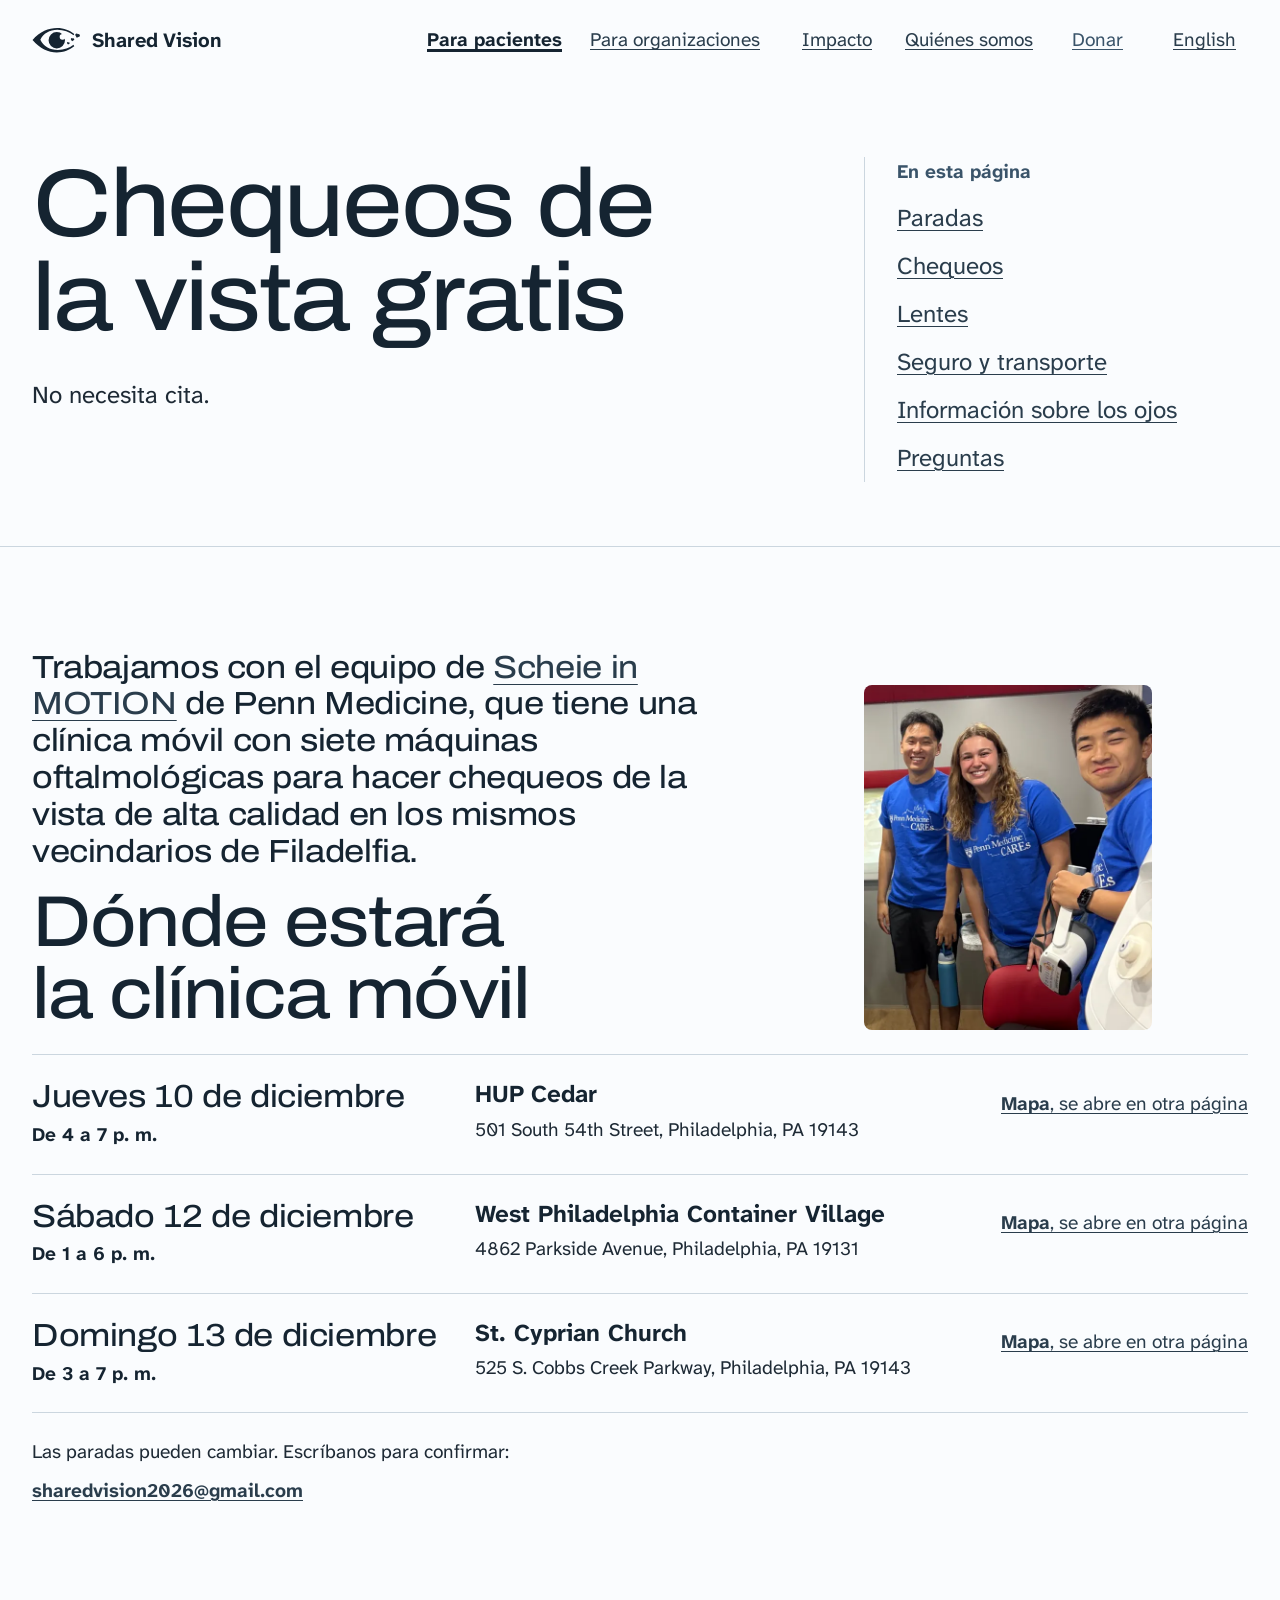
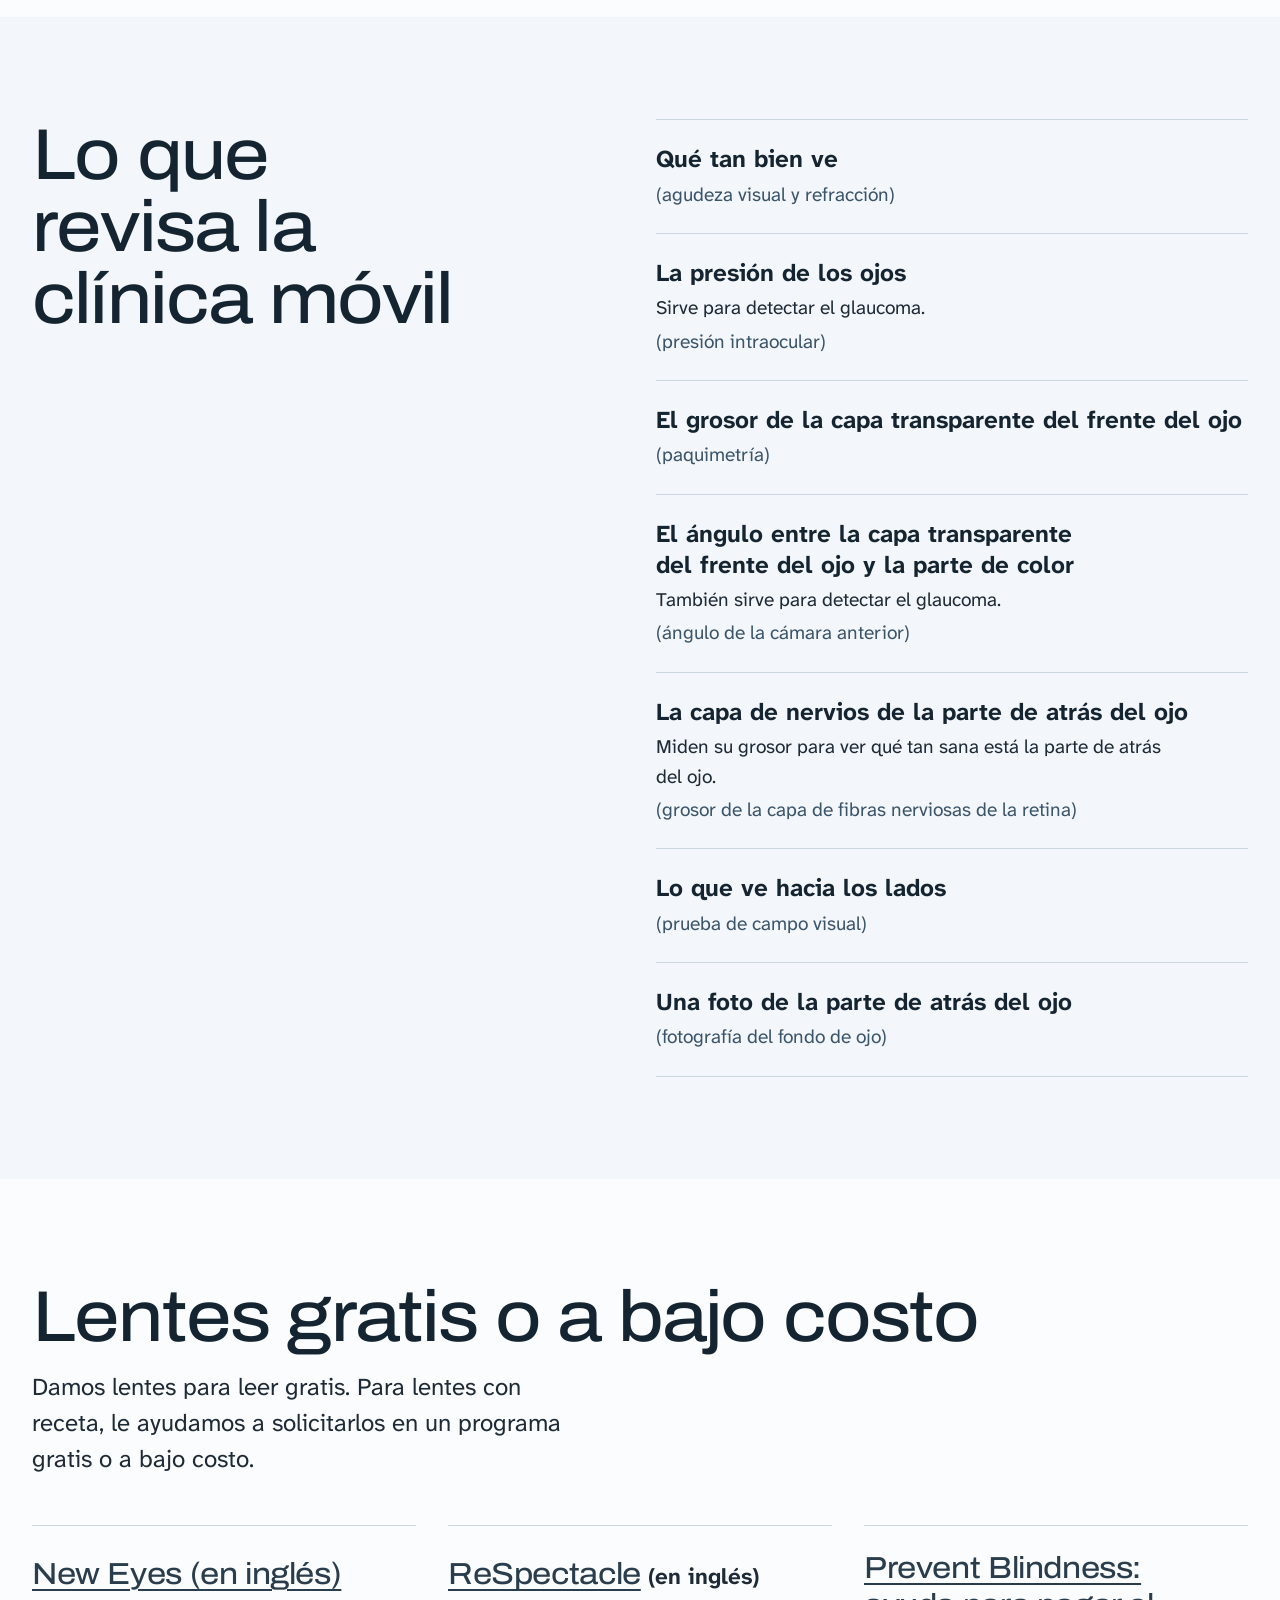
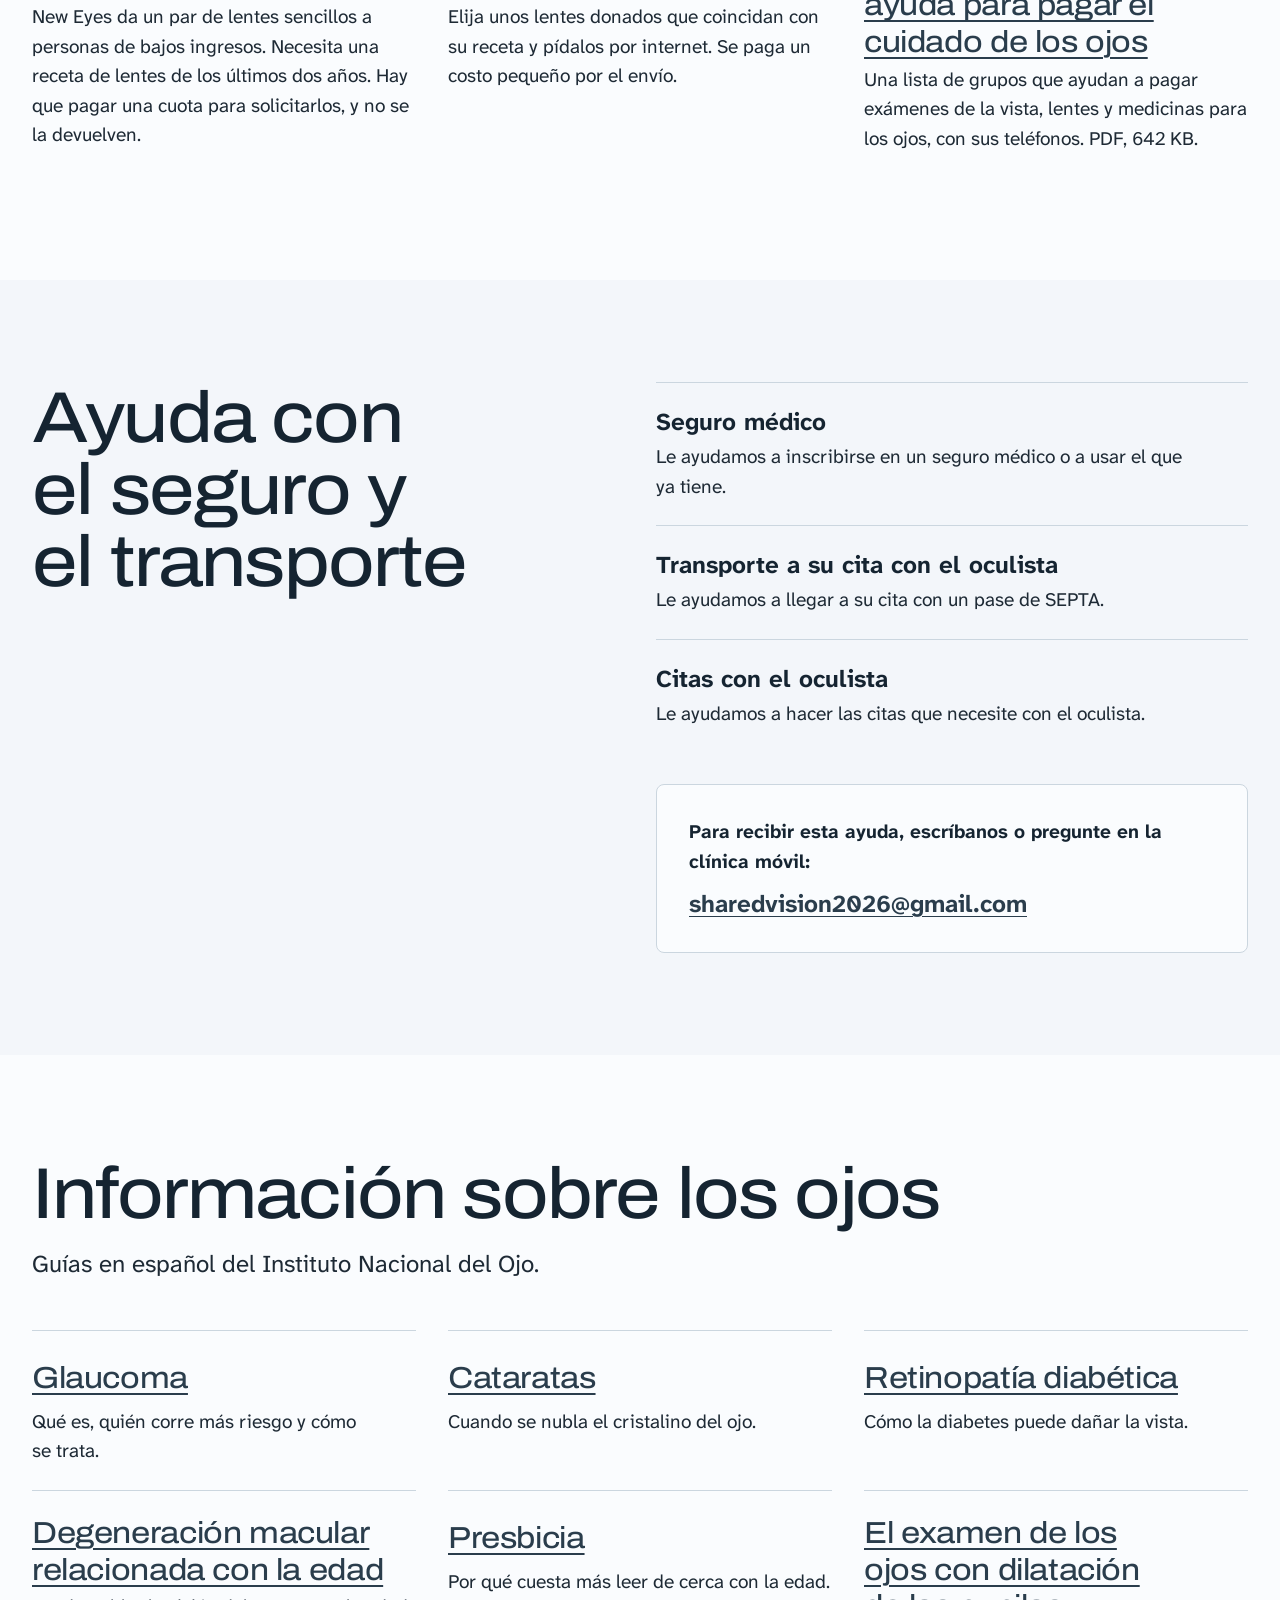
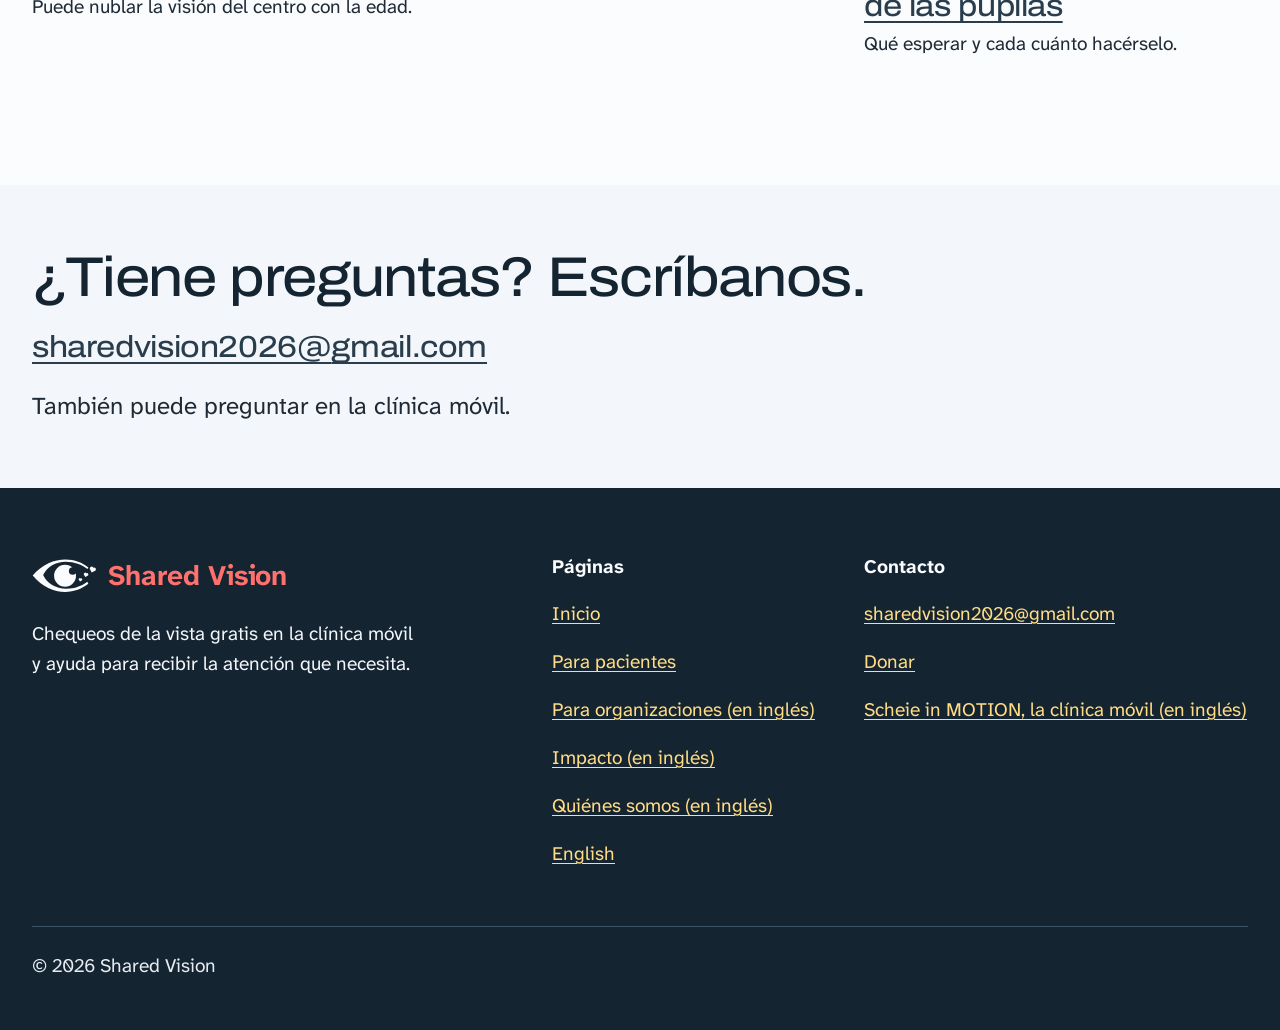
<file: es/pacientes.html>
<!doctype html>
<html lang="es">
<head>
<meta charset="utf-8">
<meta name="viewport" content="width=device-width, initial-scale=1">
<title>Para pacientes: paradas, chequeos de la vista y ayuda | Shared Vision</title>
<meta name="description" content="Chequeos de la vista gratis en la clínica móvil, sin cita. Vea todas las paradas, lo que revisa la clínica móvil, dónde conseguir lentes gratis o a bajo costo y cómo le ayudamos con el seguro médico y el transporte.">
<meta name="theme-color" content="#FAFCFE">
<link rel="icon" href="data:image/svg+xml,%3Csvg xmlns='http://www.w3.org/2000/svg' viewBox='0 0 16 16' fill='%232A3D4C'%3E%3Cpath d='M0.4 8C2.4 4.9 5.2 3 8.6 3C11.6 3 13.9 4.3 15.6 6.1L14.7 7.3C13.2 5.6 11.2 4.5 8.7 4.5C6.3 4.5 4.6 5.8 3.6 8C4.6 10.3 6.4 11.5 8.8 11.5C11.2 11.5 13.2 10.6 14.7 8.9L15.6 10C13.9 11.9 11.6 13.1 8.6 13.1C5.2 13.1 2.4 11.2 0.4 8Z'/%3E%3Ccircle cx='8.7' cy='8' r='2.75'/%3E%3C/svg%3E">
<link rel="preconnect" href="https://fonts.googleapis.com">
<link rel="preconnect" href="https://fonts.gstatic.com" crossorigin>
<link rel="stylesheet" href="https://fonts.googleapis.com/css2?family=Archivo:wdth,wght@100..125,400..500&amp;family=Atkinson+Hyperlegible+Next:wght@400..700&amp;display=swap">
<script>
  /* Motion is an enhancement: hidden-until-seen states only apply while this class is present.
     If site.js has not started within 3 seconds, the class comes off and everything shows. */
  document.documentElement.classList.add('js');
  setTimeout(function () { if (!window.svReveal) document.documentElement.classList.remove('js'); }, 3000);
</script>
<link rel="stylesheet" href="../styles.css">
<link rel="stylesheet" href="../css/patients.css">
<link rel="alternate" hreflang="en" href="../patients.html">
</head>
<body>
<a class="skip" href="#main">Ir al contenido principal</a>

<header class="site-header">
  <div class="topline">
    <div class="wrap topline-inner">
      <a class="lang" href="../patients.html" hreflang="en"><span lang="en">English</span></a>
    </div>
  </div>
  <div class="wrap bar">
    <a class="brand" href="./" aria-label="Shared Vision, inicio">
      <svg class="mark" viewBox="0 0 184 100" aria-hidden="true" focusable="false" fill="currentColor">
        <g transform="translate(2 50)">
          <path d="M0 0C28 -33 62 -46 94 -46C121 -46 143 -37 160 -23L157.5 -18.5C141 -31 120 -39.5 95 -39.5C66 -39.5 41 -25 30 -1C41 23 66 38.5 97 38.5C121 38.5 141 31 157 18.5L160 24C142 38 120 47.5 93 47.5C61 47.5 28 33 0 0Z"/>
          <mask id="iris-head" maskUnits="userSpaceOnUse" x="-400" y="-400" width="800" height="800"><rect x="-400" y="-400" width="800" height="800" fill="#fff"/><path d="M104 -12.5a11 11 0 1 0 22 0a11 11 0 1 0 -22 0Z" fill="#000"/></mask>
          <path mask="url(#iris-head)" d="M61.5 1a31.5 31.5 0 1 0 63 0a31.5 31.5 0 1 0 -63 0Z"/>
          <path d="M136.21 17.48L132.9 13.08A3.09 3.09 0 1 1 137.68 9.17A3.09 3.09 0 1 1 140.82 14.47Z"/>
          <path d="M151.57 4.74L147.68 -1.27A4.01 4.01 0 1 1 154.22 -5.9A4.01 4.01 0 1 1 157.83 1.26Z"/>
          <path d="M169.61 -8.64L165.08 -16.84A5.25 5.25 0 1 1 174.04 -22.29A5.25 5.25 0 1 1 178.09 -12.61Z"/>
        </g>
      </svg>
      <span class="wordmark" translate="no">Shared Vision</span>
    </a>

    <nav class="nav-desktop" aria-label="Principal">
      <ul role="list">
        <li><a class="nav-link" href="pacientes.html" aria-current="page" data-label="Para pacientes">Para pacientes</a></li>
        <li><a class="nav-link" href="../organizations.html" data-label="Para organizaciones">Para organizaciones<span class="sr-only"> (en inglés)</span></a></li>
        <li><a class="nav-link" href="../impact.html" data-label="Impacto">Impacto<span class="sr-only"> (en inglés)</span></a></li>
        <li><a class="nav-link" href="../about.html" data-label="Quiénes somos">Quiénes somos<span class="sr-only"> (en inglés)</span></a></li>
        <li><a class="nav-link nav-quiet" href="https://www.zeffy.com/en-US/donation-form/support-affordable-eye-care-improved-vision-and-better-lives" data-label="Donar">Donar</a></li>
      </ul>
    </nav>
    <a class="lang lang-wide" href="../patients.html" hreflang="en"><span lang="en">English</span></a>

    <details class="menu">
      <summary>
        <svg class="when-closed" viewBox="0 0 18 18" aria-hidden="true" focusable="false"><path d="M2 5h14M2 9h14M2 13h14" stroke="currentColor" stroke-width="2" stroke-linecap="round"/></svg>
        <svg class="when-open" viewBox="0 0 18 18" aria-hidden="true" focusable="false"><path d="M4 4l10 10M14 4L4 14" stroke="currentColor" stroke-width="2" stroke-linecap="round"/></svg>
        <span class="when-closed">Menú</span><span class="when-open"><span aria-hidden="true">Cerrar</span><span class="sr-only">Menú</span></span>
      </summary>
      <nav class="menu-panel" aria-label="Principal">
        <ul role="list">
          <li><a href="pacientes.html" aria-current="page">Para pacientes</a></li>
          <li><a href="../organizations.html">Para organizaciones (en inglés)</a></li>
          <li><a href="../impact.html">Impacto (en inglés)</a></li>
          <li><a href="../about.html">Quiénes somos (en inglés)</a></li>
          <li class="menu-quiet"><a href="https://www.zeffy.com/en-US/donation-form/support-affordable-eye-care-improved-vision-and-better-lives">Donar</a></li>
        </ul>
      </nav>
    </details>
  </div>
</header>

<main id="main">

  <!-- 0. Page head: what this page is, and a list of its parts so a reader can jump straight to an answer -->
  <section class="page-head" aria-labelledby="page-title">
    <div class="wrap page-head-grid">
      <div class="page-head-text">
        <h1 id="page-title" class="display t-hero">Chequeos de la vista gratis</h1>
        <p class="lead">No necesita cita.</p>
      </div>
      <nav class="on-page" aria-labelledby="on-page-title">
        <h2 id="on-page-title" class="on-page-title">En esta página</h2>
        <ul role="list">
          <li><a href="#stops">Paradas</a></li>
          <li><a href="#checks">Chequeos</a></li>
          <li><a href="#glasses">Lentes</a></li>
          <li><a href="#help">Seguro y transporte</a></li>
          <li><a href="#learn">Información sobre los ojos</a></li>
          <li><a href="#questions">Preguntas</a></li>
        </ul>
      </nav>
    </div>
  </section>

  <!-- 1. Every van stop: the same list as Home, all of it -->
  <section class="section section-rule jump" id="stops" aria-labelledby="stops-title" tabindex="-1">
    <div class="wrap stops-grid">
      <div class="stops-head">
        <p class="display t-m stops-intro">Trabajamos con el equipo de <a href="https://opticlab.med.upenn.edu/mobile-unit/" translate="no">Scheie in MOTION</a> de Penn Medicine, que tiene una clínica móvil con siete máquinas oftalmológicas para hacer chequeos de la vista de alta calidad en los mismos vecindarios de Filadelfia.</p>
        <h2 id="stops-title" class="display t-xl">Dónde estará la clínica móvil</h2>
      </div>
      <div class="stops" data-stops>
        <ol class="stops-list" id="stops-list" role="list">
          <li class="stop">
            <div class="stop-when"><h3 class="stop-date display"><time datetime="2026-12-02">Miércoles 2 de diciembre</time></h3><p class="stop-time">De 3 a 7 p. m.</p></div>
            <div class="stop-where"><p class="stop-place">Prevention Point Philadelphia</p><p class="stop-address">2913 Kensington Avenue, Philadelphia, PA 19134</p></div>
            <a class="stop-map" href="https://www.google.com/maps/search/?api=1&amp;query=2913%20Kensington%20Avenue%2C%20Philadelphia%2C%20PA%2019134" target="_blank" rel="noopener"><span><b>Mapa</b><span class="sr-only"> de Prevention Point Philadelphia</span>, se abre en otra página</span></a>
          </li>
          <li class="stop">
            <div class="stop-when"><h3 class="stop-date display"><time datetime="2026-12-10">Jueves 10 de diciembre</time></h3><p class="stop-time">De 4 a 7 p. m.</p></div>
            <div class="stop-where"><p class="stop-place">HUP Cedar</p><p class="stop-address">501 South 54th Street, Philadelphia, PA 19143</p></div>
            <a class="stop-map" href="https://www.google.com/maps/search/?api=1&amp;query=501%20South%2054th%20Street%2C%20Philadelphia%2C%20PA%2019143" target="_blank" rel="noopener"><span><b>Mapa</b><span class="sr-only"> de HUP Cedar</span>, se abre en otra página</span></a>
          </li>
          <li class="stop">
            <div class="stop-when"><h3 class="stop-date display"><time datetime="2026-12-12">Sábado 12 de diciembre</time></h3><p class="stop-time">De 1 a 6 p. m.</p></div>
            <div class="stop-where"><p class="stop-place">West Philadelphia Container Village</p><p class="stop-address">4862 Parkside Avenue, Philadelphia, PA 19131</p></div>
            <a class="stop-map" href="https://www.google.com/maps/search/?api=1&amp;query=4862%20Parkside%20Avenue%2C%20Philadelphia%2C%20PA%2019131" target="_blank" rel="noopener"><span><b>Mapa</b><span class="sr-only"> de West Philadelphia Container Village</span>, se abre en otra página</span></a>
          </li>
          <li class="stop">
            <div class="stop-when"><h3 class="stop-date display"><time datetime="2026-12-13">Domingo 13 de diciembre</time></h3><p class="stop-time">De 3 a 7 p. m.</p></div>
            <div class="stop-where"><p class="stop-place">St. Cyprian Church</p><p class="stop-address">525 S. Cobbs Creek Parkway, Philadelphia, PA 19143</p></div>
            <a class="stop-map" href="https://www.google.com/maps/search/?api=1&amp;query=525%20S.%20Cobbs%20Creek%20Parkway%2C%20Philadelphia%2C%20PA%2019143" target="_blank" rel="noopener"><span><b>Mapa</b><span class="sr-only"> de St. Cyprian Church</span>, se abre en otra página</span></a>
          </li>
        </ol>
        <p class="stops-empty" hidden>Por ahora no hay paradas en la lista. Escríbanos para preguntar por la próxima.</p>
        <p class="stops-check">Las paradas pueden cambiar. Escríbanos para confirmar:
          <a class="email link-line" href="mailto:sharedvision2026@gmail.com?subject=%C2%BFSigue%20en%20pie%20la%20parada%3F" aria-label="sharedvision2026@gmail.com">sharedvision2026@<wbr>gmail.com</a></p>
      </div>
      <figure class="van-look">
        <picture>
          <source type="image/webp" srcset="../img/patients/founders-in-van-600.webp 600w, ../img/patients/founders-in-van-800.webp 800w" sizes="(min-width: 62.5em) 15rem, (min-width: 25em) 18rem, 100vw">
          <img src="../img/patients/founders-in-van-600.jpg" srcset="../img/patients/founders-in-van-600.jpg 600w, ../img/patients/founders-in-van-800.jpg 800w" sizes="(min-width: 62.5em) 15rem, (min-width: 25em) 18rem, 100vw" width="600" height="720" alt="Los tres fundadores de Shared Vision, Justin Wang, Janine Haros y Eric Lee, sonríen dentro de la clínica móvil." loading="lazy" decoding="async">
        </picture>
      </figure>
    </div>
  </section>

  <!-- 2. The seven checks: plain words first, the medical name once, from Eric Lee's v2 doc -->
  <section class="section section-tint jump" id="checks" aria-labelledby="checks-title" tabindex="-1">
    <div class="wrap split">
      <div class="split-head">
        <h2 id="checks-title" class="display t-xl">Lo que revisa la clínica móvil</h2>
      </div>
      <ol class="checks" role="list">
        <li class="check">
          <h3>Qué tan bien ve</h3>
          <p class="check-term">(agudeza visual y refracción)</p>
        </li>
        <li class="check">
          <h3>La presión de los ojos</h3>
          <p>Sirve para detectar el glaucoma.</p>
          <p class="check-term">(presión intraocular)</p>
        </li>
        <li class="check">
          <h3>El grosor de la capa transparente del frente del ojo</h3>
          <p class="check-term">(paquimetría)</p>
        </li>
        <li class="check">
          <h3>El ángulo entre la capa transparente del frente del ojo y la parte de color</h3>
          <p>También sirve para detectar el glaucoma.</p>
          <p class="check-term">(ángulo de la cámara anterior)</p>
        </li>
        <li class="check">
          <h3>La capa de nervios de la parte de atrás del ojo</h3>
          <p>Miden su grosor para ver qué tan sana está la parte de atrás del ojo.</p>
          <p class="check-term">(grosor de la capa de fibras nerviosas de la retina)</p>
        </li>
        <li class="check">
          <h3>Lo que ve hacia los lados</h3>
          <p class="check-term">(prueba de campo visual)</p>
        </li>
        <li class="check">
          <h3>Una foto de la parte de atrás del ojo</h3>
          <p class="check-term">(fotografía del fondo de ojo)</p>
        </li>
      </ol>
    </div>
  </section>

  <!-- 3. Glasses: three programs, each line written from that program's own page (VSP Eyes of Hope left out: paused) -->
  <section class="section jump" id="glasses" aria-labelledby="glasses-title" tabindex="-1">
    <div class="wrap glasses-grid">
      <div class="glasses-head">
        <h2 id="glasses-title" class="display t-xl">Lentes gratis o a bajo costo</h2>
        <p class="lead">Damos lentes para leer gratis. Para lentes con receta, le ayudamos a solicitarlos en un programa gratis o a bajo costo.</p>
      </div>
      <ul class="programs" role="list">
        <li class="program">
          <h3><a class="big-link" href="https://new-eyes.org/application">New Eyes (en inglés)</a></h3>
          <p>New Eyes da un par de lentes sencillos a personas de bajos ingresos. Necesita una receta de lentes de los últimos dos años. Hay que pagar una cuota para solicitarlos, y no se la devuelven.</p>
        </li>
        <li class="program">
          <h3><a class="big-link" href="https://respectacle.org/index" translate="no">ReSpectacle</a> (en inglés)</h3>
          <p>Elija unos lentes donados que coincidan con su receta y pídalos por internet. Se paga un costo pequeño por el envío.</p>
        </li>
        <li class="program">
          <h3><a class="big-link" href="https://preventblindness.org/wp-content/uploads/2024/06/ESP-IC03_Financial_Assistance06302673.pdf" type="application/pdf">Prevent Blindness: ayuda para pagar el cuidado de los ojos</a></h3>
          <p>Una lista de grupos que ayudan a pagar exámenes de la vista, lentes y medicinas para los ojos, con sus teléfonos. PDF, 642 KB.</p>
        </li>
      </ul>
    </div>
  </section>

  <!-- 4. Insurance and rides: only what the team's own words promise (mission sentence, the EYE "Yield" line) -->
  <section class="section section-tint jump" id="help" aria-labelledby="help-title" tabindex="-1">
    <div class="wrap split">
      <div class="split-head">
        <h2 id="help-title" class="display t-xl">Ayuda con el seguro y el transporte</h2>
      </div>
      <div class="help-body">
        <ul class="help-items" role="list">
          <li>
            <h3>Seguro médico</h3>
            <p>Le ayudamos a inscribirse en un seguro médico o a usar el que ya tiene.</p>
          </li>
          <li>
            <h3>Transporte a su cita con el oculista</h3>
            <p>Le ayudamos a llegar a su cita con un pase de <span translate="no">SEPTA</span>.</p>
          </li>
          <li>
            <h3>Citas con el oculista</h3>
            <p>Le ayudamos a hacer las citas que necesite con el oculista.</p>
          </li>
        </ul>
        <div class="ask panel panel-text">
          <p class="ask-title">Para recibir esta ayuda, escríbanos o pregunte en la clínica móvil:</p>
          <a class="email link-line ask-email" href="mailto:sharedvision2026@gmail.com?subject=Ayuda%20con%20el%20seguro%20o%20el%20transporte" aria-label="sharedvision2026@gmail.com">sharedvision2026@<wbr>gmail.com</a>
        </div>
      </div>
    </div>
  </section>

  <!-- 5. Pamphlets by topic. National Eye Institute files are hosted in docs/; every other publisher is linked at its own page -->
  <section class="section jump" id="learn" aria-labelledby="learn-title" tabindex="-1">
    <div class="wrap glasses-grid">
      <div class="glasses-head">
        <h2 id="learn-title" class="display t-xl">Información sobre los ojos</h2>
        <p class="lead">Guías en español del Instituto Nacional del Ojo.</p>
      </div>
      <ul class="programs" role="list">
        <li class="program">
          <h3><a class="big-link" href="https://www.nei.nih.gov/espanol/informacion-sobre-la-salud-ocular/enfermedades-y-afecciones-de-los-ojos/glaucoma">Glaucoma</a></h3>
          <p>Qué es, quién corre más riesgo y cómo se trata.</p>
        </li>
        <li class="program">
          <h3><a class="big-link" href="https://www.nei.nih.gov/espanol/informacion-sobre-la-salud-ocular/enfermedades-y-afecciones-de-los-ojos/cataratas">Cataratas</a></h3>
          <p>Cuando se nubla el cristalino del ojo.</p>
        </li>
        <li class="program">
          <h3><a class="big-link" href="https://www.nei.nih.gov/espanol/informacion-sobre-la-salud-ocular/enfermedades-y-afecciones-de-los-ojos/retinopatia-diabetica">Retinopatía diabética</a></h3>
          <p>Cómo la diabetes puede dañar la vista.</p>
        </li>
        <li class="program">
          <h3><a class="big-link" href="https://www.nei.nih.gov/espanol/informacion-sobre-la-salud-ocular/enfermedades-y-afecciones-de-los-ojos/degeneracion-macular-relacionada-con-la-edad">Degeneración macular relacionada con la edad</a></h3>
          <p>Puede nublar la visión del centro con la edad.</p>
        </li>
        <li class="program">
          <h3><a class="big-link" href="https://www.nei.nih.gov/espanol/informacion-sobre-la-salud-ocular/enfermedades-y-afecciones-de-los-ojos/presbicia">Presbicia</a></h3>
          <p>Por qué cuesta más leer de cerca con la edad.</p>
        </li>
        <li class="program">
          <h3><a class="big-link" href="https://www.nei.nih.gov/espanol/informacion-sobre-la-salud-ocular/vision-saludable/encontrar-un-oculista/hagase-un-examen-de-los-ojos-con-dilatacion-de-las-pupilas">El examen de los ojos con dilatación de las pupilas</a></h3>
          <p>Qué esperar y cada cuánto hacérselo.</p>
        </li>
      </ul>
    </div>
  </section>

  <!-- 6. The last ask -->
  <section class="section-tint questions-band jump" id="questions" aria-labelledby="questions-title" tabindex="-1">
    <div class="wrap questions">
      <h2 id="questions-title" class="display t-l">¿Tiene preguntas? Escríbanos.</h2>
      <a class="email big-link" href="mailto:sharedvision2026@gmail.com?subject=Una%20pregunta%20para%20Shared%20Vision" aria-label="sharedvision2026@gmail.com">sharedvision2026@<wbr>gmail.com</a>
      <p class="lead">También puede preguntar en la clínica móvil.</p>
    </div>
  </section>
</main>

<footer class="site-footer">
  <div class="wrap">
    <div class="foot-grid">
      <div>
        <a class="foot-brand" href="./" aria-label="Shared Vision, inicio">
          <svg class="mark" viewBox="0 0 184 100" aria-hidden="true" focusable="false" fill="currentColor">
            <g transform="translate(2 50)">
              <path d="M0 0C28 -33 62 -46 94 -46C121 -46 143 -37 160 -23L157.5 -18.5C141 -31 120 -39.5 95 -39.5C66 -39.5 41 -25 30 -1C41 23 66 38.5 97 38.5C121 38.5 141 31 157 18.5L160 24C142 38 120 47.5 93 47.5C61 47.5 28 33 0 0Z"/>
              <mask id="iris-foot" maskUnits="userSpaceOnUse" x="-400" y="-400" width="800" height="800"><rect x="-400" y="-400" width="800" height="800" fill="#fff"/><path d="M104 -12.5a11 11 0 1 0 22 0a11 11 0 1 0 -22 0Z" fill="#000"/></mask>
              <path mask="url(#iris-foot)" d="M61.5 1a31.5 31.5 0 1 0 63 0a31.5 31.5 0 1 0 -63 0Z"/>
              <path d="M136.21 17.48L132.9 13.08A3.09 3.09 0 1 1 137.68 9.17A3.09 3.09 0 1 1 140.82 14.47Z"/>
              <path d="M151.57 4.74L147.68 -1.27A4.01 4.01 0 1 1 154.22 -5.9A4.01 4.01 0 1 1 157.83 1.26Z"/>
              <path d="M169.61 -8.64L165.08 -16.84A5.25 5.25 0 1 1 174.04 -22.29A5.25 5.25 0 1 1 178.09 -12.61Z"/>
            </g>
          </svg>
          <span class="wordmark" translate="no">Shared Vision</span>
        </a>
        <p class="foot-line">Chequeos de la vista gratis en la clínica móvil y ayuda para recibir la atención que necesita.</p>
      </div>
      <nav aria-label="Pie de página">
        <h2>Páginas</h2>
        <ul role="list">
          <li><a href="./">Inicio</a></li>
          <li><a href="pacientes.html" aria-current="page">Para pacientes</a></li>
          <li><a href="../organizations.html">Para organizaciones (en inglés)</a></li>
          <li><a href="../impact.html">Impacto (en inglés)</a></li>
          <li><a href="../about.html">Quiénes somos (en inglés)</a></li>
          <li><a href="../patients.html" hreflang="en"><span lang="en">English</span></a></li>
        </ul>
      </nav>
      <div>
        <h2>Contacto</h2>
        <ul role="list">
          <li><a class="email" href="mailto:sharedvision2026@gmail.com" aria-label="sharedvision2026@gmail.com">sharedvision2026@<wbr>gmail.com</a></li>
          <li><a href="https://www.zeffy.com/en-US/donation-form/support-affordable-eye-care-improved-vision-and-better-lives">Donar</a></li>
          <li><a href="https://opticlab.med.upenn.edu/mobile-unit/"><span translate="no">Scheie in MOTION</span>, la clínica móvil (en inglés)</a></li>
        </ul>
      </div>
    </div>
    <div class="foot-credits">
      <p>© 2026 Shared Vision</p>
    </div>
  </div>
</footer>

<script src="../site.js"></script>
</body>
</html>
</file>
<file: styles.css>
/* =====================================================================================================
   Shared Vision: the one system for all five pages (styles.css)
   Shared by every page. A rule only one page needs goes in that page's css/<page>.css, built from the
   tokens below; anything two pages need belongs here.

   COMPONENTS NOTE (read this before building a page)

   Page skeleton. Every page has, in this order: the head boilerplate (fonts, the two-line "js" script,
   styles.css, then css/<page>.css), <a class="skip" href="#main">, <header class="site-header">,
   <main id="main">, <footer class="site-footer">, then <script src="site.js"></script> at the end of body.
   Copy the header and footer markup from index.html exactly. On your page: put aria-current="page" on your
   own nav link (desktop nav, phone menu and footer); on Home the logo link carries it. Every other href stays
   as written, except the Español links, which go to "es/pacientes.html" from For patients and to "es/" from
   every other page (Spanish versions of Home and For patients live in es/). Donate goes to the Zeffy form, in the header (quiet, last) and footer.

   Header: logo (Route A mark + wordmark) left; desktop nav from 62.5em (For patients, For organizations, Impact,
     About, Donate in muted text); Español link beside it from 35em, above it in a thin top line on phones;
     a <details class="menu"> phone menu below 62.5em (site.js closes it on Escape, outside tap, focus leaving).
     Each desktop .nav-link repeats its text in data-label, so the current page's bold link keeps the width it
     has when not bold and the nav never shifts between pages. The menu control is always named "Menu" for a
     screen reader (its visible "Close" is aria-hidden); the open state comes from <details> itself.
   Footer: slate-deep. Home's footer opens with the Spanish draft block (.es, lang="es", id="es"); other pages
     leave that block out. Then three columns on the page's 12-column grid (5 / 3 / 4 from 62.5em, two columns
     from 45em): brand + one line; "Pages" (Home, the four pages, Español); "Get in touch" (email, Donate, and
     Scheie in MOTION's own page, https://opticlab.med.upenn.edu/mobile-unit/). Add "Photos: Eric Sucar, Penn
     Today" in .foot-credits on any page that shows those photos. In print it turns ink on paper.
   Buttons: .btn is the gold pill (56px tall, ink edge): only for the page's main action, one per section,
     never for a link that leaves the site. .btn-quiet is the outline pill (48px) for secondary controls,
     such as "See all stops". Under 22.4375em a .btn in a narrow panel may take .btn-block (full width).
     Donate is the one .btn that leaves the site (Impact's gold Donate button goes to the Zeffy form).
   Links: always underlined; they thicken on hover (Underline). .big-link is the large display-face link for
     section asks and for links that leave the site. A link that stands on its own line is .link-line (48px).
     A link that opens a new tab says so in its visible text (", opens a new page").
   Email addresses: every email link is <a class="email" href="mailto:..." aria-label="sharedvision2026@gmail.com">
     sharedvision2026@<wbr>gmail.com</a>. It breaks only after the "@" (never inside "gmail.com"); the aria-label
     keeps the spoken address whole (a <wbr> alone adds a space to it). Add .link-line or .big-link as the place needs.
   Cards and panels: .panel is a paper box with a 1px hairline edge (so it still reads as a box where it runs off a
     photo, and it shows in Windows high-contrast mode), 8px radius, no drop shadow. A panel that holds text adds
     .panel-text for the one shared padding. Panels overlap a photo; text never sits on a photo. No card grids.
   "Look for this van" (.van-look): the painted side of the van (van-mural crop) with its caption, so a patient
     knows the van on the street. Home shows it after the stops on phones and tablets; For patients at every width.
   Split section (.split > .split-head + one block): heading and lead in columns 1-5, the answers from column 7;
     one column on phones. Disclosure list (details.topic > summary + .docs): a row with a drawn chevron and a count;
     its contents fade in (Open). "On this page" list (nav.on-page): a ruled column on laptops, a wrapped row on phones.
   Van stops (.stops): one <ol class="stops-list"> holding every confirmed stop, oldest first, each an
     <li class="stop"> with <time datetime="YYYY-MM-DD"> inside an h3. site.js hides any stop whose date is
     before the reader's local date (a stop stays listed through its own day), marks a stop that is today, and
     shows .stops-empty when none are left. data-stops-limit="3" on the .stops box (Home) shows the next three
     and adds a "See all stops" button; leave it off (For patients) to show every upcoming stop. Without
     JavaScript every stop shows. Markup: copy one <li> from index.html; the data lives only in the HTML.
   Steps (.steps > .step): a numbered sequence (numeral + h3 + one line). Use only for a real sequence.
   Partner logos (.logos > figure.logo): the three grey marks at optically matched heights, each with its
     name as a visible caption; the images carry alt="" because the caption names them.
   Section rhythm: a page's first block starts var(--page-top) below the header (48 to 96px), on every page.
     <section class="section"> gives the standard vertical space (64 to 128px);
     .section-tint is the paper-2 band; .section-rule draws a hairline on top; .on-slate turns a block slate.
     Light pages keep at most one slate band above the footer.
   Type roles: .display is Archivo (regular weight, wide). Sizes, largest first: .t-hero (the promise, 44-96px),
     .t-xl (section openers, 38-72), .t-l (panel headings, big numerals, 32-56), .t-m (sub-headings, dates,
     24-32), .lead (22-24, text face), body 19. Nothing is ever set below 19px.
   Motion (the agreed vocabulary, nothing else; all of it off under reduced motion):
     Home, For patients, For organizations: Press, Underline, Open, Page change.
     About: those four, plus Rise and Unveil.
     Impact: all of them, plus Draw (the 12-of-26 ring) and Fill (the condition bars).
     Press = .btn and .btn-quiet scale to 0.97 while pressed. Underline = link underline thickens on hover.
     Open = the phone menu and any disclosure fade in over 200ms. Page change = a 250ms crossfade between
     pages (@view-transition), header held still. Rise = data-fade (fades in place) or data-rise (the gold
     button rises 12px). Unveil = data-unveil on a photo's wrapper (a clip opens, the photo never slides).
     Draw / Fill = data-draw on the block; its value names the child to measure (".meter", "ul").
     Rise, Unveil, Draw and Fill need the two-line "js" script in <head> and site.js; without either, all
     content simply shows.
   ===================================================================================================== */

/* ---------- Tokens: palette P2 "Philadelphia daylight" ---------- */
:root {
  --paper: #FAFCFE;          /* the light page */
  --paper-2: #F3F6FA;        /* the tinted band */
  --rule: #CBD6DF;           /* hairlines on light */
  --ink: #152431;            /* headings on light, ink on gold */
  --body: #1E2A35;           /* reading text on light */
  --muted: #3A546A;          /* secondary text on light, 7.69:1 */
  --link: #2A3D4C;           /* links on light, always underlined */
  --slate: #1E2A35;          /* slate bands */
  --slate-deep: #152431;     /* the footer */
  --on-slate: #FAFCFE;       /* headings on slate */
  --on-slate-body: #F3F6FA;  /* reading text on slate */
  --on-slate-muted: #E6ECF2; /* secondary on slate, 12.27:1 */
  --on-slate-link: #FFDC85;  /* links on slate, 11.01:1 */
  --track: #3A546A;          /* rules on slate, the ring track (decorative) */
  --gold: #FFCB36;           /* only on things you press, and on the proof */
  --coral: #FF716D;          /* the wordmark, on slate only */

  --font-display: "Archivo", Arial, sans-serif;
  --font-text: "Atkinson Hyperlegible Next", Verdana, "Segoe UI", sans-serif;

  /* type: one role scale, every step at least 1.25x the next (160 120 96 72 56 44 32 24 19 at 1440).
     Display sizes are fluid in rem and reach their maximum by a 720px-wide window. Each floor is also
     capped by the window width, so a reader who turns up the browser's text size never pushes a long
     word past the side of a phone; reading text still grows with that setting. */
  --t-stat:  clamp(min(4.5rem, 22.5vw), 0.1rem + 22vw, 10rem);      /* 72 -> 160: the "12 of 26" numeral */
  --t-close: clamp(min(3rem, 15vw), -0.6rem + 18vw, 7.5rem);        /* 48 -> 120: a closing line */
  --t-hero:  clamp(min(2.75rem, 13.75vw), 0.15rem + 13vw, 6rem);    /* 44 -> 96: the promise */
  --t-h2-xl: clamp(min(2.375rem, 11.875vw), 0.675rem + 8.5vw, 4.5rem); /* 38 -> 72: section openers */
  --t-h2:    clamp(min(2rem, 10vw), 0.8rem + 6vw, 3.5rem);          /* 32 -> 56: panel headings, numerals */
  --t-quote: clamp(min(1.625rem, 8.125vw), 0.725rem + 4.5vw, 2.75rem); /* 26 -> 44: quoted words */
  --t-h3:    clamp(min(1.5rem, 7.5vw), 1.1rem + 2vw, 2rem);         /* 24 -> 32: sub-headings, dates, big links */
  --t-lead:  clamp(1.375rem, 1.275rem + 0.5vw, 1.5rem);             /* 22 -> 24: lead text and list titles */
  --t-body:  1.1875rem;                                             /* 19, the floor for every line of text */

  --track-display: -0.025em;   /* the big moments */
  --track-display-s: -0.012em; /* display face at 24-36px, where tight tracking starts to crowd */

  /* space: 4pt scale, named by role */
  --s-2xs: 0.25rem; --s-xs: 0.5rem; --s-sm: 0.75rem; --s-md: 1rem; --s-lg: 1.5rem;
  --s-xl: 2rem; --s-2xl: 3rem; --s-3xl: 4rem; --s-4xl: 6rem; --s-5xl: 8rem; --s-6xl: 10rem;
  --section-y: clamp(var(--s-3xl), 8vw, var(--s-5xl));   /* 64 -> 128: the space above and below a section */
  --section-y-s: clamp(var(--s-2xl), 6vw, var(--s-3xl)); /* 48 -> 64: a short band */
  --page-top: clamp(var(--s-2xl), 6vw, var(--s-4xl));    /* 48 -> 96: header to a page's title, the same on every page */
  --gutter: clamp(1rem, 4vw, 2rem);
  --content: 86rem;
  --measure: 34rem;          /* the longest reading line, about 65 characters at 19px */
  --measure-s: 24rem;        /* short lines: captions, card text */
  --radius: 8px;
  --lift: 0 1.5rem 3rem -1.5rem rgba(21, 36, 49, 0.32), 0 0.25rem 0.75rem rgba(21, 36, 49, 0.08); /* the phone menu only */

  /* motion: one curve for arriving, one for moving while on screen */
  --ease-out: cubic-bezier(0.23, 1, 0.32, 1);
  --ease-in-out: cubic-bezier(0.77, 0, 0.175, 1);
}

/* ---------- Base ---------- */
*, *::before, *::after { box-sizing: border-box; }
html { -webkit-text-size-adjust: 100%; text-size-adjust: 100%; }
body {
  margin: 0;
  background: var(--paper);
  color: var(--body);
  font-family: var(--font-text);
  font-size: var(--t-body);
  font-size-adjust: 0.5; /* Atkinson Hyperlegible Next measures 0.50: 19px gives a 9.5px lowercase, and a fallback face is matched to it */
  line-height: 1.55;
  font-kerning: normal;
}
img, svg, picture { display: block; max-width: 100%; }
h1, h2, h3, p, ul, ol, dl, dd, figure, blockquote { margin: 0; }
ul, ol { padding: 0; list-style: none; }
h1, h2, h3 { text-wrap: balance; }
p { text-wrap: pretty; }
button { font: inherit; }
[hidden] { display: none !important; } /* a component's own display rule must never un-hide what the script hid */

.nowrap { white-space: nowrap; }
.sr-only { position: absolute; width: 1px; height: 1px; padding: 0; margin: -1px; overflow: hidden; clip: rect(0 0 0 0); white-space: nowrap; border: 0; }

/* ---------- Type roles ---------- */
.display {
  font-family: var(--font-display);
  font-weight: 450;
  font-stretch: 112%;
  letter-spacing: var(--track-display);
  font-size-adjust: none;
  color: var(--ink);
  overflow-wrap: break-word; /* last resort at very large text sizes: a word may break before it runs off the screen */
}
.t-hero { font-size: var(--t-hero); line-height: 0.98; }
.t-xl { font-size: var(--t-h2-xl); line-height: 1; }
.t-l { font-size: var(--t-h2); line-height: 1.05; }
.t-m { font-size: var(--t-h3); line-height: 1.15; letter-spacing: var(--track-display-s); }
.lead { font-size: var(--t-lead); line-height: 1.5; color: var(--body); }
/* every number is set at one width, so the same digits keep one shape across the site */
.num { font-stretch: 100%; font-variant-numeric: lining-nums; }

/* ---------- Links and focus ---------- */
a { color: var(--link); text-decoration-line: underline; text-decoration-thickness: 1px; text-underline-offset: 0.18em; }
/* Email addresses (.email, markup in the components note): the <wbr> after the "@" is the only place the address
   breaks at normal text sizes; a part breaks inside only when it alone is wider than the line (very large text
   on a narrow phone), which beats running off the screen. */
a[href^="mailto:"], .email { overflow-wrap: anywhere; }
:focus-visible { outline: 3px solid var(--ink); outline-offset: 3px; border-radius: 2px; }
.on-slate :focus-visible, .site-footer :focus-visible { outline-color: var(--gold); }

.skip {
  position: absolute; left: var(--s-md); top: var(--s-md); z-index: 50;
  padding: var(--s-sm) var(--s-lg);
  background: var(--gold); color: var(--ink); font-weight: 700;
  border: 2px solid var(--ink); border-radius: var(--radius);
  transform: translateY(-200%);
}
.skip:focus { transform: none; }

/* a link that stands on its own line gets a 48px target */
.link-line { display: inline-flex; align-items: center; min-height: 48px; font-weight: 700; justify-self: start; }

/* ---------- Frame: a content column with room to bleed to either edge ---------- */
.frame {
  display: grid;
  grid-template-columns:
    [full-start] minmax(var(--gutter), 1fr)
    [content-start] minmax(0, var(--content))
    [content-end] minmax(var(--gutter), 1fr) [full-end];
}
.frame > * { grid-column: content; }
/* A one-column grid's column may shrink below its longest word, so large browser text never widens the page:
   every shared one-column grid below sets grid-template-columns: minmax(0, 1fr), and page grids do the same. */
.wrap { width: min(100% - 2 * var(--gutter), var(--content)); margin-inline: auto; }

/* ---------- Section rhythm ---------- */
.section { padding-block: var(--section-y); }
.section-tint { background: var(--paper-2); }
.section-rule { border-top: 1px solid var(--rule); }
.on-slate { background: var(--slate); color: var(--on-slate-body); line-height: 1.6; }
.on-slate .display { color: var(--on-slate); }
.on-slate a:not(.btn) { color: var(--on-slate-link); }

/* ---------- Buttons ---------- */
.btn, .btn-quiet {
  display: inline-flex; align-items: center; justify-content: center;
  border: 2px solid var(--ink); border-radius: 999px;
  font-family: var(--font-text); font-size: var(--t-body); font-weight: 700; line-height: 1.2;
  text-decoration: none; text-align: center; cursor: pointer;
}
.btn { min-height: 56px; padding: var(--s-sm) var(--s-xl); background: var(--gold); color: var(--ink); }
.btn-quiet { min-height: 48px; padding: var(--s-xs) var(--s-lg); background: transparent; color: var(--ink); }
.on-slate .btn { border-color: var(--gold); }
@media (max-width: 22.4375em) {
  .btn-block { width: 100%; padding-inline: var(--s-md); }
}

.big-link {
  display: inline-flex; align-items: center; min-height: 48px;
  font-family: var(--font-display); font-weight: 450; font-stretch: 112%;
  letter-spacing: var(--track-display-s); font-size: var(--t-h3); line-height: 1.15; text-wrap: balance;
  text-decoration-thickness: 2px; text-underline-offset: 0.16em;
}

/* ---------- Panels ---------- */
.panel {
  background: var(--paper); color: var(--body);
  border: 1px solid var(--rule); /* a hairline edge: the panel still reads as a box where it runs off its photo */
  border-radius: var(--radius);
}
.panel-text { padding: var(--s-xl) var(--s-xl) var(--s-lg); } /* the one padding for a panel that holds text */
@media (max-width: 22.4375em) {
  .panel-text { padding-inline: var(--s-md); } /* a 320px phone keeps its reading line */
}

/* ---------- .van-look: the photo beside the van stops on For patients ---------- */
.van-look { display: grid; grid-template-columns: minmax(0, 1fr); gap: var(--s-md); align-content: start; max-width: 18rem; } /* 288px: big enough to know the mural, the whole width of a 320px phone */
.van-look img { width: 100%; height: auto; border-radius: var(--radius); background: var(--paper-2); }
.van-look figcaption { color: var(--body); }
.van-look strong { color: var(--ink); }

/* ---------- Header ---------- */
.site-header { position: relative; z-index: 10; }
.topline { border-bottom: 1px solid var(--rule); }
.topline-inner { display: flex; justify-content: flex-end; }
.bar { display: flex; flex-wrap: wrap; align-items: center; gap: var(--s-xs) var(--s-md); min-height: 5rem; padding-block: var(--s-xs); }
.brand { display: inline-flex; flex-wrap: wrap; align-items: center; gap: var(--s-xs) var(--s-sm); min-height: 48px; color: var(--ink); text-decoration: none; margin-right: auto; }
.brand .mark { width: 3rem; height: auto; flex-shrink: 0; }
.wordmark { font-family: var(--font-text); font-weight: 700; font-size: 1.25rem; letter-spacing: -0.005em; line-height: 1; white-space: nowrap; }
.nav-link, .lang {
  display: inline-flex; align-items: center; min-height: 48px; padding-inline: var(--s-sm);
  color: var(--link); font-size: var(--t-body);
}
.nav-link[aria-current="page"] { color: var(--ink); font-weight: 700; text-decoration-thickness: 3px; }
/* every nav link is as wide as its bold self, so the current page's link never pushes the others sideways */
.nav-link { flex-direction: column; justify-content: center; align-items: flex-start; }
.nav-link::after { content: attr(data-label); font-weight: 700; height: 0; overflow: hidden; visibility: hidden; }
.nav-desktop { display: none; }
.nav-desktop ul { display: flex; flex-wrap: wrap; gap: var(--s-2xs); }
.lang-wide { display: none; }

.menu summary {
  display: inline-flex; align-items: center; gap: var(--s-xs);
  min-height: 48px; padding: 0 var(--s-md);
  border: 2px solid var(--ink); border-radius: 999px;
  color: var(--ink); font-weight: 700; cursor: pointer; list-style: none;
}
.menu summary::-webkit-details-marker { display: none; }
.menu summary svg { width: 1.125rem; height: 1.125rem; flex-shrink: 0; }
.menu .when-open { display: none; }
.menu[open] .when-open { display: inline; }
.menu[open] .when-closed { display: none; }
.menu-panel a[aria-current="page"] { color: var(--ink); font-weight: 700; text-decoration-thickness: 3px; }
.menu-panel {
  position: absolute; left: 0; right: 0; top: 100%;
  background: var(--paper); border-block: 1px solid var(--rule);
  box-shadow: var(--lift);
  padding: var(--s-md) var(--gutter) var(--s-xl);
}
.menu-panel ul { display: grid; gap: var(--s-2xs); }
.menu-panel a { display: flex; align-items: center; min-height: 52px; font-size: var(--t-lead); }
.menu-panel .menu-quiet { margin-top: var(--s-sm); padding-top: var(--s-sm); border-top: 1px solid var(--rule); }

@media (min-width: 35em) {
  .topline { display: none; }
  .lang-wide { display: inline-flex; }
}
@media (min-width: 62.5em) {
  .menu { display: none; }
  .nav-desktop { display: block; }
  .bar { gap: var(--s-lg); }
  .nav-quiet { color: var(--muted); }
}
@media (max-width: 22.4375em) {
  .menu summary svg { display: none; } /* the word "Menu" alone, so logo and Menu share one row at 320px */
  .brand .mark { width: 2.5rem; }
  .wordmark { font-size: 1.1875rem; }
  .menu summary { padding: 0 var(--s-sm); }
}

/* ---------- Van stops ---------- */
.stops { display: grid; grid-template-columns: minmax(0, 1fr); gap: var(--s-lg); justify-items: start; }
.stops-list { width: 100%; border-bottom: 1px solid var(--rule); }
.stop {
  display: grid; grid-template-columns: minmax(0, 1fr); gap: var(--s-xs) var(--s-xl);
  padding-block: var(--s-lg); border-top: 1px solid var(--rule);
}
.stop-when, .stop-where { display: grid; grid-template-columns: minmax(0, 1fr); gap: var(--s-2xs); align-content: start; }
.stop-date { font-size: var(--t-h3); line-height: 1.15; letter-spacing: var(--track-display-s); }
.stop-time { font-weight: 700; color: var(--ink); }
.stop-place { font-size: var(--t-lead); font-weight: 700; color: var(--ink); line-height: 1.3; }
.stop-map { display: inline-flex; align-items: center; min-height: 48px; justify-self: start; align-self: start; }
.stop-map b { font-weight: 700; }
.stop-today {
  justify-self: start; padding: 0 var(--s-sm); border: 2px solid var(--ink); border-radius: 999px;
  font-weight: 700; color: var(--ink); line-height: 1.5;
}
.stops-empty { font-size: var(--t-lead); color: var(--ink); max-width: var(--measure); }
.stops-check { display: grid; grid-template-columns: minmax(0, 1fr); justify-items: start; max-width: var(--measure); }
@media (min-width: 50em) {
  /* one row per stop: when, where, map */
  .stop { grid-template-columns: minmax(0, 5fr) minmax(0, 6fr) auto; align-items: start; }
  .stop-map { justify-self: end; }
}

/* ---------- Steps ---------- */
.steps { display: grid; grid-template-columns: minmax(0, 1fr); gap: var(--s-2xl); }
.step { display: grid; grid-template-columns: 3.5rem minmax(0, 1fr); gap: var(--s-md); }
.step > div { overflow-wrap: break-word; }
.step-num { font-size: var(--t-h2); line-height: 0.9; color: var(--muted); font-stretch: 100%; font-variant-numeric: lining-nums; }
.step h3 { font-family: var(--font-text); font-size: var(--t-lead); font-weight: 700; color: var(--ink); line-height: 1.3; }
.step p { margin-top: var(--s-2xs); max-width: var(--measure); }
@media (min-width: 45em) {
  .step { grid-template-columns: 5rem minmax(0, 1fr); }
}

/* ---------- Partner logos ---------- */
.logos { display: flex; flex-wrap: wrap; justify-content: flex-start; align-items: flex-start; gap: var(--s-2xl) var(--s-4xl); }
/* every mark sits on one line, whatever its caption's length: a fixed first row, the mark at its foot */
.logo { display: grid; grid-template-rows: 3.5rem auto; justify-items: start; gap: var(--s-sm); }
.logo img { align-self: end; width: auto; max-width: 100%; object-fit: contain; }
.logo figcaption { color: var(--muted); max-width: 14rem; line-height: 1.35; }
/* heights matched by eye, not by box: a tall emblem needs more height than a wide wordmark to look the same size */
.logo-chosen300 { height: 3rem; }      /* 48px, 349x129 source (its small lettering needs the extra height) */
.logo-commonplace { height: 3.5rem; }  /* 56px, vector */
.logo-bethesda { height: 2.5rem; }     /* 40px, 543x149 source */

/* ---------- Footer ---------- */
.site-footer { background: var(--slate-deep); color: var(--on-slate-body); padding-block: var(--s-3xl) var(--s-2xl); line-height: 1.6; }
.site-footer a { color: var(--on-slate-link); }
.foot-grid { display: grid; grid-template-columns: minmax(0, 1fr); gap: var(--s-2xl); }
.foot-brand { display: inline-flex; flex-wrap: wrap; align-items: center; gap: var(--s-xs) var(--s-sm); min-height: 48px; color: var(--on-slate); text-decoration: none; }
.site-footer .foot-brand { color: var(--on-slate); }
.foot-brand .mark { width: 4rem; flex-shrink: 0; }
.foot-brand .wordmark { color: var(--coral); font-size: min(1.75rem, 9vw); white-space: normal; }
.foot-line { margin-top: var(--s-md); max-width: var(--measure-s); }
.foot-grid h2 { font-size: var(--t-body); font-weight: 700; color: var(--on-slate); margin-bottom: var(--s-xs); }
.foot-grid li a { display: inline-flex; align-items: center; min-height: 48px; }
.foot-credits { margin-top: var(--s-2xl); padding-top: var(--s-lg); border-top: 1px solid var(--track); display: grid; gap: var(--s-xs); color: var(--on-slate-muted); }
/* the Spanish draft: a short version of Home for Spanish-speaking patients, reached from every "Español" link */
@media (min-width: 45em) {
  .foot-grid { grid-template-columns: repeat(2, minmax(0, 1fr)); column-gap: var(--s-xl); row-gap: var(--s-2xl); }
}
@media (min-width: 62.5em) {
  /* on the page's own 12 columns, so the link columns start on column lines 6 and 9 */
  .foot-grid { grid-template-columns: repeat(12, minmax(0, 1fr)); column-gap: var(--s-xl); }
  .foot-grid > :nth-child(1) { grid-column: 1 / span 5; }
  .foot-grid > :nth-child(2) { grid-column: 6 / span 3; }
  .foot-grid > :nth-child(3) { grid-column: 9 / span 4; }
}

/* ---------- Split section: heading left, the answers right (one column on phones) ---------- */
.split { display: grid; grid-template-columns: minmax(0, 1fr); gap: var(--s-2xl); }
.split-head { display: grid; grid-template-columns: minmax(0, 1fr); gap: var(--s-md); align-content: start; }
.split-head .lead { max-width: var(--measure); }
@media (min-width: 62.5em) {
  .split { grid-template-columns: repeat(12, minmax(0, 1fr)); column-gap: var(--s-xl); }
  .split-head { grid-column: 1 / span 5; }
  .split > :not(.split-head) { grid-column: 7 / -1; }
  .split-head h2 { max-width: 12ch; }
}

/* ---------- "On this page": a jump list, a wrapped row on phones, a ruled column on laptops ---------- */
.on-page { display: grid; grid-template-columns: minmax(0, 1fr); gap: var(--s-xs); align-content: start; }
.on-page-title { font-size: var(--t-body); font-weight: 700; color: var(--muted); }
.on-page ul { display: flex; flex-wrap: wrap; gap: 0 var(--s-lg); }
.on-page a { display: inline-flex; align-items: center; min-height: 48px; font-size: var(--t-lead); }
@media (min-width: 62.5em) {
  .on-page ul { display: grid; gap: 0; }
}

/* ---------- Disclosure list (details.topic): a row with a count and a drawn chevron; contents fade in (Open) ---------- */
.topic { border-top: 1px solid var(--rule); }
.topic summary {
  display: flex; flex-wrap: wrap; align-items: center; gap: var(--s-2xs) var(--s-md);
  min-height: 3.5rem; padding-block: var(--s-sm); padding-right: var(--s-2xl);
  position: relative; cursor: pointer; list-style: none;
}
.topic summary:active { background: var(--paper-2); } /* instant press feedback on a full-width row, no movement */
.topic summary::-webkit-details-marker { display: none; }
/* a chevron drawn from two borders: points down when closed, up when open (sized in em to follow the text) */
.topic summary::after {
  content: ""; position: absolute; right: var(--s-sm); top: 50%;
  width: 0.6em; height: 0.6em; margin-top: -0.45em;
  border-right: 2px solid var(--ink); border-bottom: 2px solid var(--ink);
  transform: rotate(45deg);
}
.topic[open] summary::after { margin-top: -0.1em; transform: rotate(-135deg); }
.topic-name { min-width: 0; font-size: var(--t-lead); font-weight: 700; color: var(--ink); line-height: 1.3; overflow-wrap: break-word; }
.topic-count { color: var(--muted); }
@media (hover: hover) and (pointer: fine) {
  /* the row answers a pointer the way every link on the site does: its name gets an underline */
  .topic summary:hover .topic-name { text-decoration-line: underline; text-decoration-thickness: 2px; text-underline-offset: 0.18em; }
}

/* ---------- Motion (the agreed vocabulary; see the components note for which page may use which) ---------- */

/* Press and Underline: hover only on a real pointer; pressing works everywhere */
.btn, .btn-quiet { transition: box-shadow 150ms ease, transform 150ms var(--ease-out); }
a:not(.btn) { transition: text-decoration-thickness 150ms ease, color 150ms ease; }
@media (hover: hover) and (pointer: fine) {
  /* hover keeps the full-contrast gold and thickens the edge, so a button gets stronger, never fainter */
  .btn:hover, .btn-quiet:hover { box-shadow: inset 0 0 0 1px var(--ink); }
  .on-slate .btn:hover { box-shadow: inset 0 0 0 1px var(--gold), 0 0 0 1px var(--gold); }
  a:not(.btn):hover { text-decoration-thickness: 3px; }
  a.big-link:hover { text-decoration-thickness: 4px; }
}

@media (prefers-reduced-motion: no-preference) {
  .btn:active, .btn-quiet:active { transform: scale(0.97); }
  .menu summary { transition: transform 150ms var(--ease-out); }
  .menu summary:active { transform: scale(0.97); }

  /* Open: the phone menu drops 8px and fades in; a disclosed list fades in place (text never moves) */
  .menu[open] .menu-panel { transition: opacity 200ms var(--ease-out), transform 200ms var(--ease-out); }
  @starting-style { .menu[open] .menu-panel { opacity: 0; transform: translateY(-8px); } }
  .stop.is-new { transition: opacity 200ms var(--ease-out); }
  @starting-style { .stop.is-new { opacity: 0; } }
  .topic[open] > :not(summary) { animation: sv-open 200ms var(--ease-out); }
  @keyframes sv-open { from { opacity: 0; } }
  /* the chevron turns with the same timing, so the two halves of the change arrive together */
  .topic summary::after { transition: transform 200ms var(--ease-out), margin-top 200ms var(--ease-out); }

  /* Page change: a 250ms crossfade between pages; the header keeps its place */
  @view-transition { navigation: auto; }
  .site-header { view-transition-name: site-header; }
  ::view-transition-old(root), ::view-transition-new(root) { animation-duration: 250ms; animation-timing-function: ease; }

  /* Rise (About and Impact only), strict reading: text fades in place once; only the gold button travels 12px.
     Each element reveals itself when it reaches the reader's view (site.js sets --i only among items that
     arrive together), so the motion plays where people are looking. */
  .js [data-fade] { opacity: 0; transition: opacity 450ms var(--ease-out); transition-delay: calc(var(--i, 0) * 75ms); }
  .js [data-rise] { opacity: 0; transform: translateY(12px); transition: opacity 450ms var(--ease-out), transform 450ms var(--ease-out); transition-delay: calc(var(--i, 0) * 75ms); }
  .js [data-fade].is-in, .js [data-rise].is-in { opacity: 1; transform: none; }
  /* a keyboard user who tabs into a section that has not arrived yet sees it at once */
  .js [data-fade]:focus-within, .js [data-fade]:focus, .js [data-rise]:focus { opacity: 1; transform: none; transition: none; }
  /* Unveil (About and Impact only): photos open like a blind, the picture itself never slides */
  .js [data-unveil] img { clip-path: inset(0 0 100% 0); transition: clip-path 700ms var(--ease-in-out); }
  .js [data-unveil].is-in img { clip-path: inset(0 0 0 0); }
  /* Draw (Impact only, the signature): 12 of 26, once, at an even pace so the twelve gold segments fill one by one */
  .js [data-draw] .meter-arc { stroke-dashoffset: var(--arc, 12); } /* --arc: the arc's length, from the page's data block */
  .js [data-draw].is-drawn .meter-arc { stroke-dashoffset: 0; transition: stroke-dashoffset 1400ms cubic-bezier(0.45, 0, 0.4, 1); }
  /* Fill (Impact only): condition bars grow from the left, one after another; a clip keeps their rounded ends true */
  .js [data-draw] .c-bar { clip-path: inset(0 100% 0 0 round 4px); }
  .js [data-draw].is-drawn .c-bar { clip-path: inset(0 0 0 0 round 4px); transition: clip-path 500ms var(--ease-out); transition-delay: calc(200ms + var(--k, 0) * 60ms); }
}

/* ---------- Print: slate bands keep their slate; the footer turns ink on paper (a browser drops its dark background) ---------- */
@media print {
  .on-slate { -webkit-print-color-adjust: exact; print-color-adjust: exact; }
  .site-footer { background: none; color: var(--body); border-top: 1px solid var(--rule); }
  .site-footer a, .site-footer .foot-brand, .foot-grid h2, .foot-brand .wordmark { color: var(--ink); }
  .foot-credits { color: var(--body); border-color: var(--rule); }
}
</file>
<file: css/home.css>
/* Home (index.html): page layout only. Every color, size and space comes from styles.css tokens.
   The raw rem and cqw values left here are photo geometry (the hero photo's height, and the van card's place on
   the wide photo, measured in fix round 1 so the card covers the Penn Medicine web address painted on the van). */

/* ---------- 1. Hero ---------- */
.hero { padding-top: var(--page-top); }
.hero-text { display: grid; grid-template-columns: minmax(0, 1fr); gap: var(--s-xl); }
.hero-title { max-width: 11ch; }
.hero-side { display: grid; grid-template-columns: minmax(0, 1fr); gap: var(--s-xl); justify-items: start; max-width: var(--measure); }

/* Phones and tablets: no photo here, so the van stops follow the promise at once. Fix round 3: the photo pushed the first stop to the third
   phone screen, and every narrow crop of it cut the van's lettering to "...rhoods". */
.hero-stage { display: none; }

@media (min-width: 56.25em) {
  .hero-text { grid-template-columns: repeat(12, minmax(0, 1fr)); column-gap: var(--s-xl); align-items: start; padding-bottom: clamp(var(--s-2xl), 5vw, var(--s-3xl)); }
  .hero-title { grid-column: 1 / span 7; max-width: none; }
  .hero-side { grid-column: 9 / span 4; padding-top: var(--s-xs); }

  /* From 900px, the wide photo of the founders at the van. The card sits over the Penn Medicine web address
     painted on the van, left of the founders; the van's painted name stays visible above it. Its box is
     measured in the photo's own width (cqw), so it covers the same part of the picture at every width and
     stays inside the photo (fix round 1 measured the place, NOTES section 9; fix round 3 brought it down from
     1200px to 900px, where the narrower crops cut the lettering). */
  .hero-stage { grid-column: content-start / full-end; display: block; position: relative; container-type: inline-size; }
  .hero-photo { position: relative; }
  .hero-photo img { width: 100%; height: clamp(30rem, 48vw, 46rem); object-fit: cover; object-position: 50% 0%; border-radius: var(--radius) 0 0 var(--radius); background: var(--paper-2); }

}

/* ---------- 2. Van stops: a timetable board, heading above, rows across the full width ---------- */
.stops-section { scroll-margin-top: var(--s-md); }
.stops-grid { display: grid; grid-template-columns: minmax(0, 1fr); gap: var(--s-2xl); }
.stops-head { display: grid; grid-template-columns: minmax(0, 1fr); gap: var(--s-md); }
.stops-head .lead { max-width: var(--measure); }
@media (min-width: 62.5em) {
  .stops-head { grid-template-columns: repeat(12, minmax(0, 1fr)); column-gap: var(--s-xl); align-items: end; }
  .stops-head h2 { grid-column: 1 / span 7; }
  .stops-head .lead { grid-column: 8 / -1; }
}

/* ---------- 3. What happens at the van: heading left, the four steps right ---------- */
.screening-grid { display: grid; grid-template-columns: minmax(0, 1fr); gap: var(--s-2xl); }
.screening-head { display: grid; grid-template-columns: minmax(0, 1fr); gap: var(--s-md); align-content: start; }
.screening-head h2 { max-width: 12ch; }
.screening-head .lead { max-width: var(--measure-s); }
.screening-more { margin-top: calc(var(--s-xl) - var(--s-2xl)); } /* 32px below the steps, as at 1000px and up */
@media (min-width: 45em) {
  /* two by two, each numeral above its words so the words get the full column */
  .screening-steps { grid-template-columns: repeat(2, minmax(0, 1fr)); column-gap: var(--s-xl); }
  .screening-steps .step { grid-template-columns: minmax(0, 1fr); gap: var(--s-xs); }
}
@media (min-width: 62.5em) {
  .screening-grid { grid-template-columns: repeat(12, minmax(0, 1fr)); column-gap: var(--s-xl); row-gap: var(--s-xl); }
  .screening-head { grid-column: 1 / span 5; grid-row: 1 / span 2; }
  .screening-steps { grid-column: 7 / -1; }
  .screening-more { grid-column: 7 / -1; margin-top: 0; }
}

/* ---------- 4. Help after the screening: heading above, three answers across ---------- */
.help-grid { display: grid; grid-template-columns: minmax(0, 1fr); gap: var(--s-2xl); }
.help-head { display: grid; grid-template-columns: minmax(0, 1fr); gap: var(--s-md); }
.help-head .lead { max-width: var(--measure); }
.help-list li { display: grid; grid-template-columns: minmax(0, 1fr); gap: var(--s-2xs); padding-block: var(--s-lg); border-top: 1px solid var(--rule); align-content: start; }
.help-list p { max-width: var(--measure-s); }
@media (min-width: 62.5em) {
  .help-list { display: grid; grid-template-columns: repeat(3, minmax(0, 1fr)); column-gap: var(--s-xl); }
}

/* ---------- 5. Shelters and groups we work with: left-aligned like every other section; the map is on About ---------- */
.partners-grid { display: grid; grid-template-columns: minmax(0, 1fr); gap: var(--s-xl); }
.partners-head { display: grid; grid-template-columns: minmax(0, 1fr); gap: var(--s-xs); justify-items: start; }
@media (min-width: 62.5em) {
  /* the site's spine: heading in columns 1-5, the logos from column 7, so the row never leaves one side empty */
  .partners-grid { grid-template-columns: repeat(12, minmax(0, 1fr)); column-gap: var(--s-xl); align-items: start; }
  .partners-head { grid-column: 1 / span 5; }
  .partners .logos { grid-column: 7 / -1; display: grid; grid-template-columns: repeat(3, minmax(0, 1fr)); column-gap: var(--s-xl); } /* three marks on one row */
}

/* ---------- 6. Run a shelter or program? ---------- */
.orgs-band { padding-block: var(--section-y); }
.orgs-band-inner { display: grid; grid-template-columns: minmax(0, 1fr); gap: var(--s-md); justify-items: start; }
.orgs-band-inner .lead { color: var(--on-slate-body); max-width: var(--measure); }
@media (min-width: 62.5em) {
  .orgs-band-inner { grid-template-columns: repeat(12, minmax(0, 1fr)); column-gap: var(--s-xl); align-items: end; }
  .orgs-band-inner h2 { grid-column: 1 / span 5; grid-row: 1 / span 2; align-self: start; }
  .orgs-band-inner .lead { grid-column: 7 / -1; }
  .orgs-band-inner .big-link { grid-column: 7 / -1; }
}
</file>
<file: css/about.css>
/* About (about.html): page layout only. Every color, size and space comes from styles.css tokens.
   Raw values left here, with their reasons:
   - the EYE letters' column (0.78 of the letter size), so the three words line up whatever the letter's width;
   - the portraits' widths (9, 12 and 15rem): photo sizes, as home.css keeps its hero heights;
   - the 999px pill radius and 1px hairlines, the same raw values styles.css uses;
   - the partner map's shape (4:5 on phones, 4:3 from 45em), so all four pins fit at street level. */

/* Long names ("Ramachandran,", "Hawkins-Hatton,") are wider than a phone at 200% text: let a word break
   before it runs off the screen, as styles.css already does for display headings. */
main p, main li { overflow-wrap: break-word; }
/* one-column grids (phones) never grow past the screen to fit one long word; wider layouts redefine their columns below */
.intro-grid, .eye-grid, .eye-head, .team-grid, .partners-wrap, .clinic, .community, .community-text, .site, .contact-inner { grid-template-columns: minmax(0, 1fr); }

/* the page's first section (the founders) starts the same distance below the header as the other pages' titles */
.about-top { padding-top: var(--page-top); }

/* ---------- 2. Why we started (the team's mission paragraph) ---------- */
.intro-grid { display: grid; gap: var(--s-xl); }
.intro-title { max-width: 12ch; }
.intro-text { max-width: var(--measure); }
@media (min-width: 62.5em) {
  .intro-grid { grid-template-columns: repeat(12, minmax(0, 1fr)); column-gap: var(--s-xl); align-items: start; }
  .intro-title { grid-column: 1 / span 5; }
  .intro-text { grid-column: 7 / -1; padding-top: var(--s-xs); }
}

/* ---------- 3. How we help: E, Y, E read down the page ---------- */
.eye-grid { display: grid; gap: var(--s-2xl); }
.eye-head { display: grid; gap: var(--s-md); align-content: start; }
.eye-head h2 { max-width: 10ch; }
.eye-head .lead { max-width: var(--measure-s); }
.eye-row {
  display: grid; grid-template-columns: calc(var(--t-stat) * 0.78) minmax(0, 1fr);
  column-gap: var(--s-lg); align-items: start;
  padding-block: var(--s-lg); border-top: 1px solid var(--rule);
}
.eye-row:last-child { border-bottom: 1px solid var(--rule); }
.eye-letter { font-size: var(--t-stat); line-height: 0.8; color: var(--ink); }
.eye-row h3 { font-size: var(--t-lead); font-weight: 700; color: var(--ink); line-height: 1.3; }
.eye-row p { margin-top: var(--s-2xs); max-width: var(--measure); }
.eye-close { max-width: var(--measure); }
@media (min-width: 62.5em) {
  .eye-grid { grid-template-columns: repeat(12, minmax(0, 1fr)); column-gap: var(--s-xl); row-gap: var(--s-xl); }
  /* the letters take two columns ending one gap before column 7, so each word starts on column 7, the page's text line */
  .eye-head { grid-column: 1 / span 4; grid-row: 1 / span 2; }
  .eye-list { grid-column: 5 / -1; }
  .eye-close { grid-column: 7 / -1; }
  .eye-row { grid-template-columns: calc((100% - 7 * var(--s-xl)) / 4 + var(--s-xl)) minmax(0, 1fr); column-gap: var(--s-xl); }
  .eye-letter { justify-self: end; }
}

/* ---------- 1. Who runs Shared Vision: the page title, then one row per person, like the stops board ---------- */
.team-grid { display: grid; gap: var(--s-2xl); }
.team-title { max-width: 14ch; } /* the site's hero size in a wide slot: two lines at 1440, as Impact's title */
.person {
  display: grid; grid-template-columns: min(9rem, 40%) minmax(0, 1fr); /* the photo never crowds the name at large text sizes */
  grid-template-areas: "photo name" "bio bio";
  gap: var(--s-lg); padding-block: var(--s-xl); border-top: 1px solid var(--rule);
}
.person-photo { grid-area: photo; }
.person-photo img { width: 100%; height: auto; aspect-ratio: 1; object-fit: cover; border-radius: var(--radius); background: var(--paper-2); }
.person-name { grid-area: name; align-self: end; display: grid; gap: var(--s-2xs); overflow-wrap: break-word; }
.person-role { color: var(--muted); }
.person-bio { grid-area: bio; max-width: var(--measure); }
@media (min-width: 45em) {
  .person { grid-template-columns: min(12rem, 35%) minmax(0, 1fr); grid-template-areas: "photo name" "photo bio"; column-gap: var(--s-xl); row-gap: var(--s-md); }
  .person-name { align-self: start; }
}
@media (min-width: 62.5em) {
  /* on the page's 12 columns, so every bio starts where the intro and thank-you text start (column 7) */
  .person { grid-template-columns: repeat(12, minmax(0, 1fr)); grid-template-areas: none; }
  .person-photo { grid-area: auto; grid-column: 1 / span 2; }
  .person-name { grid-area: auto; grid-column: 3 / span 4; }
  .person-bio { grid-area: auto; grid-column: 7 / -1; }
}

/* ---------- 4. Our partners ---------- */
.partners-wrap { display: grid; gap: var(--s-2xl); } /* heading to its first group 48px, as every section heading */
.clinic, .community-text { display: grid; gap: var(--s-lg); align-content: start; }
/* group labels in the text face, a step below the partner names they sit over */
.partner-group { font-size: var(--t-lead); font-weight: 700; color: var(--ink); line-height: 1.3; }
.clinic-list li { display: grid; gap: var(--s-2xs); padding-block: var(--s-lg); border-top: 1px solid var(--rule); align-content: start; }
.clinic-list li p:last-child { max-width: var(--measure-s); }
@media (min-width: 62.5em) {
  .clinic-list { display: grid; grid-template-columns: repeat(3, minmax(0, 1fr)); column-gap: var(--s-xl); }
}

.community { display: grid; gap: var(--s-2xl); margin-top: var(--s-md); } /* the two groups stay 64px apart */
.site { display: grid; gap: var(--s-sm); justify-items: start; padding-block: var(--s-lg); border-top: 1px solid var(--rule); }
.site img { width: auto; max-width: 100%; } /* heights come from the shared .logo-* classes, matched by eye */
.site-name { font-size: var(--t-lead); font-weight: 700; color: var(--ink); line-height: 1.3; }
.site-places { display: grid; gap: var(--s-sm); }
.site-places li { display: grid; grid-template-columns: auto minmax(0, 1fr); gap: var(--s-sm); align-items: start; }

/* a numbered pin: the same number as the pin on the Google map, so each address finds its place */
.pin-num {
  display: inline-grid; place-items: center;
  min-width: var(--s-xl); height: var(--s-xl); padding-inline: var(--s-2xs);
  border-radius: 999px; background: var(--ink); color: var(--paper);
  font-weight: 700; line-height: 1; font-variant-numeric: lining-nums;
}
.place-text { display: grid; grid-template-columns: minmax(0, 1fr); gap: var(--s-2xs); } /* the address fills its column, so a long word breaks at large text */
.place-text .stop-map { max-width: 100%; }
.place-text .stop-map { justify-self: start; } /* styles.css right-aligns Map on the stops board; here it sits under its address */

/* The partner map: a Google My Maps embed. Until it loads, the box holds one quiet button (phones load it only on a press). */
.map { align-self: start; margin: 0; }
.map-box { position: relative; overflow: hidden; background: var(--paper-2); border-color: var(--rule); }
.map-start { display: grid; gap: var(--s-xs); justify-items: center; text-align: center; padding: var(--s-2xl) var(--s-lg); }
.map-cost { color: var(--muted); }
.map-loading { position: absolute; inset: 0; display: grid; place-items: center; color: var(--muted); } /* shows through until Google's map paints over it */
.map-embed { position: relative; display: block; width: 100%; aspect-ratio: 4 / 5; border: 0; } /* tall on phones, so all four pins fit at street level */
@media (min-width: 45em) {
  .map-embed { aspect-ratio: 4 / 3; }
}
@media (min-width: 62.5em) {
  .community { grid-template-columns: repeat(12, minmax(0, 1fr)); column-gap: var(--s-xl); align-items: start; }
  .community-text { grid-column: 1 / span 5; }
  .map { grid-column: 6 / -1; margin-top: var(--s-3xl); position: sticky; top: var(--s-xl); } /* stays beside the list while it scrolls */
}

/* ---------- 5. Thank you: heading left, the team's sentence on column 7 like the page's other text ---------- */
.thanks-grid { display: grid; grid-template-columns: minmax(0, 1fr); gap: var(--s-md); } /* the column never grows to fit one long name */
.thanks-text { max-width: var(--measure); }
@media (min-width: 62.5em) {
  .thanks-grid { grid-template-columns: repeat(12, minmax(0, 1fr)); column-gap: var(--s-xl); align-items: start; }
  .thanks-grid h2 { grid-column: 1 / span 5; }
  .thanks-text { grid-column: 7 / -1; }
}

/* ---------- 6. Write to us: the one slate band ---------- */
.contact-band { padding-block: var(--section-y); }
.contact-inner { display: grid; gap: var(--s-md); justify-items: start; }
.contact-inner .lead { color: var(--on-slate-body); max-width: var(--measure); }
@media (min-width: 62.5em) {
  .contact-inner { grid-template-columns: repeat(12, minmax(0, 1fr)); column-gap: var(--s-xl); align-items: end; }
  .contact-inner h2 { grid-column: 1 / span 5; grid-row: 1 / span 3; align-self: start; }
  .contact-inner .lead, .contact-inner .big-link, .contact-inner .link-line { grid-column: 7 / -1; }
}
</file>
<file: css/impact.css>
/* Impact page (impact.html): layout only, tokens only. Shared parts (tokens, type roles, buttons, links,
   header, footer, motion vocabulary) come from styles.css.
   The ring and bars are driven by the numbers in the page's data block. */

/* ---------- 1. Opening: the claim, one line, the Donate button. Nothing here moves. ---------- */
.i-hero { padding-block: var(--page-top) var(--section-y); }
.i-hero-grid { display: grid; grid-template-columns: minmax(0, 1fr); gap: var(--s-xl); }
.i-hero-title { max-width: 14ch; }
.i-hero-side { display: grid; gap: var(--s-lg); justify-items: start; max-width: var(--measure); }
.give-note { color: var(--muted); }
.on-slate .give-note { color: var(--on-slate-muted); }
@media (min-width: 62.5em) {
  .i-hero-grid { grid-template-columns: repeat(12, minmax(0, 1fr)); column-gap: var(--s-xl); align-items: start; }
  .i-hero-title { grid-column: 1 / span 8; }
  .i-hero-side { grid-column: 9 / -1; padding-top: var(--s-xs); } /* level with the headline, as Home's hero side */
}

/* ---------- 2. The proof (slate): the ring, the tally, the condition bars ---------- */
.proof { padding-block: var(--section-y); }
.proof-title { font-size: var(--t-h2); line-height: 1.05; max-width: 14ch; }

/* The ring: one unit of path is the whole circle (pathLength="1"), so every length below is a share of the
   people screened. --n (needed follow-up) and --of (screened) are set on .meter-block in the data block. */
.meter-block {
  --arc: calc(var(--n) / var(--of));
  display: grid; gap: var(--s-lg); align-items: center;
  margin-top: var(--page-top); /* the same 48 -> 96 step, now named */
}
.meter { width: min(100%, 13rem); height: auto; }
.meter-track { fill: none; stroke: var(--track); stroke-width: 14; }
.meter-arc { fill: none; stroke: var(--gold); stroke-width: 14; stroke-linecap: butt; stroke-dasharray: var(--arc) 1; stroke-dashoffset: 0; }
/* a slate gap at every person's edge cuts the ring into one segment per person screened */
.meter-gaps { fill: none; stroke: var(--slate); stroke-width: 16; stroke-dasharray: calc(0.14 / var(--of)) calc(0.86 / var(--of)); stroke-dashoffset: calc(0.07 / var(--of)); }
.meter-figure .n { display: block; font-size: var(--t-stat); line-height: 0.9; letter-spacing: -0.03em; }
.meter-figure .n .gold { color: var(--gold); }
.meter-figure .cap { display: block; margin-top: var(--s-md); font-size: var(--t-lead); color: var(--on-slate-body); max-width: var(--measure-s); }

.tally { margin-top: var(--section-y); border-bottom: 1px solid var(--track); }
.tally div { display: grid; grid-template-columns: minmax(0, 1fr) auto; align-items: center; gap: var(--s-lg); padding-block: var(--s-lg); border-top: 1px solid var(--track); }
.tally dt { font-size: var(--t-lead); color: var(--on-slate-body); line-height: 1.45; }
.tally dd { font-size: var(--t-h2-xl); line-height: 1; }

.conditions { margin-top: clamp(var(--s-3xl), 8vw, var(--s-4xl)); display: grid; gap: var(--s-lg); }
.conditions h3 { font-size: var(--t-h3); line-height: 1.15; letter-spacing: var(--track-display-s); }
.conditions ul { display: grid; }
.conditions li {
  display: grid; grid-template-columns: minmax(0, 1fr) auto; align-items: center;
  column-gap: var(--s-lg); row-gap: var(--s-xs); padding-block: var(--s-md);
  border-top: 1px solid var(--track); overflow-wrap: break-word;
}
.c-name { grid-column: 1; grid-row: 1; color: var(--on-slate); font-weight: 700; }
.c-name span { display: block; font-weight: 400; color: var(--on-slate-muted); }
.c-num { grid-column: 2; grid-row: 1; font-size: var(--t-h2); line-height: 1; text-align: right; min-width: 2ch; font-variant-numeric: lining-nums tabular-nums; }
/* each bar is its count over the largest count (--max, set on the list in the data block) */
.c-bar { grid-column: 1 / -1; grid-row: 2; height: var(--s-xs); border-radius: 4px; background: var(--gold); width: calc(var(--n) / var(--max) * 100%); }
@media (min-width: 45em) {
  .conditions li { grid-template-columns: minmax(0, 1fr) minmax(0, 14rem) 4rem; }
  .c-bar { grid-column: 2; grid-row: 1; width: calc(var(--n) / var(--max) * 100%); }
  .c-num { grid-column: 3; }
}
@media (min-width: 62.5em) {
  .proof-grid { display: grid; grid-template-columns: repeat(12, minmax(0, 1fr)); column-gap: var(--s-xl); }
  .proof-title { grid-column: 1 / span 8; }
  .meter-block { grid-column: 1 / -1; grid-template-columns: repeat(12, minmax(0, 1fr)); column-gap: var(--s-xl); }
  /* the ring sits hard against its numeral, so ring and number read as one object */
  .meter { grid-column: 1 / span 5; width: 100%; max-width: 27rem; justify-self: end; }
  .meter-figure { grid-column: 6 / -1; }
  .tally { grid-column: 1 / -1; }
  .tally div { grid-template-columns: repeat(12, minmax(0, 1fr)); column-gap: var(--s-xl); }
  .tally dt { grid-column: 1 / span 6; }
  .tally dd { grid-column: 7 / span 6; }
  .conditions { grid-column: 1 / -1; grid-template-columns: repeat(12, minmax(0, 1fr)); column-gap: var(--s-xl); }
  .conditions h3 { grid-column: 1 / span 5; align-self: start; max-width: 16ch; }
  .conditions ul { grid-column: 7 / -1; }
  .conditions li { grid-template-columns: minmax(0, 1fr) 10rem 4rem; }
}

/* ---------- 3. Why it matters: the WHO figure and the team's own words ---------- */
.why-grid { display: grid; grid-template-columns: minmax(0, 1fr); gap: var(--s-2xl); } /* heading to content 48px, as every section */
.why-title { max-width: 16ch; }
.why-stat { display: grid; gap: var(--s-sm); align-content: start; }
/* one step below the section heading (56 under 72 at 1440), so the claim leads and the figure supports it */
.why-stat .n { font-size: var(--t-h2); line-height: 1.05; color: var(--ink); }
.why-stat .cap { font-size: var(--t-lead); line-height: 1.45; max-width: var(--measure-s); }
.why-source { color: var(--muted); }
.why-words { display: grid; gap: var(--s-md); max-width: var(--measure); }
.why-words p { font-size: var(--t-lead); line-height: 1.5; color: var(--ink); }
@media (min-width: 62.5em) {
  .why-grid { grid-template-columns: repeat(12, minmax(0, 1fr)); column-gap: var(--s-xl); }
  .why-title { grid-column: 1 / span 8; }
  .why-stat { grid-column: 1 / span 6; }
  .why-words { grid-column: 8 / -1; }
}

/* ---------- 4. A founder's words: the portrait beside the quote ---------- */
.words-grid { display: grid; grid-template-columns: minmax(0, 1fr); gap: var(--s-xl); align-items: center; }
/* never wider than the photo's own 490 pixels, even at large browser text sizes. Below 1000px it is capped at
   245px, half its pixels, so a 2x phone screen gets a sharp picture (shown 358px wide it was soft on phones) */
.words-photo { width: min(100%, var(--measure-s)); max-width: 245px; }
.words-photo img { width: 100%; height: auto; border-radius: var(--radius); }
.words-quote { display: grid; gap: var(--s-xl); justify-items: start; }
.words-quote blockquote p { font-size: var(--t-quote); line-height: 1.22; letter-spacing: -0.015em; }
.words-quote figcaption { display: grid; gap: var(--s-2xs); }
.words-quote figcaption strong { color: var(--ink); }
.words-quote figcaption span { color: var(--muted); }
.words-who { max-width: var(--measure); }
@media (min-width: 62.5em) {
  .words-grid { grid-template-columns: repeat(12, minmax(0, 1fr)); column-gap: var(--s-xl); }
  .words-photo { grid-column: 1 / span 4; width: 100%; max-width: 490px; }
  .words-quote { grid-column: 6 / -1; }
  /* the opening mark hangs into the margin where the column has room for it */
  .words-quote blockquote p { text-indent: -0.42em; }
}

/* ---------- 5-7. Where a gift goes, then the close (slate into the footer) ---------- */
.give { padding-block: var(--section-y) 0; }
/* single column on phones: minmax(0, 1fr) lets a long word wrap instead of widening the page */
.give-grid { display: grid; grid-template-columns: minmax(0, 1fr); gap: var(--s-2xl); }
/* the team's own Zeffy sentence, kept whole in the text face (split into three display lines it read as a list of "-ing" slogans) */
.give-text { color: var(--on-slate-body); line-height: 1.5; max-width: var(--measure); overflow-wrap: break-word; } /* "neighborhoods" is wider than a 320px phone at 200% text */
@media (min-width: 62.5em) {
  .give-grid { grid-template-columns: repeat(12, minmax(0, 1fr)); column-gap: var(--s-xl); }
  .give-head { grid-column: 1 / span 4; display: grid; gap: var(--s-lg); align-content: start; }
  .give-text { grid-column: 6 / -1; }
}

/* the ask sits closer to the gift list than a new section would: it answers it */
.close { padding-block: var(--section-y); margin-top: var(--section-y-s); border-top: 1px solid var(--track); }
.close-title { font-size: var(--t-close); line-height: 0.96; max-width: 12ch; }
.close-asks { margin-top: clamp(var(--s-2xl), 5vw, var(--s-3xl)); display: grid; gap: var(--s-lg); justify-items: start; }
.close-ask-row { display: flex; flex-wrap: wrap; align-items: center; gap: var(--s-md) var(--s-xl); }
</file>
<file: css/organizations.css>
/* For organizations (organizations.html): page layout only. Every color, size and space comes from styles.css tokens.
   The raw values left are photo geometry (the van photo's heights, and the panel's share of the photo's width)
   and 1px hairlines. */

/* ---------- 1. Hero: the promise and the ask; the van's open door beside it, with what the van needs to park ---------- */
.org-hero { padding-top: var(--page-top); padding-bottom: var(--section-y-s); }
.org-hero-text { display: grid; gap: var(--s-xl); justify-items: start; padding-bottom: clamp(var(--s-2xl), 5vw, var(--s-3xl)); }
.org-hero-title { max-width: 10ch; }
.org-hero-text .lead { max-width: var(--measure); }
.org-hero-ask, .org-close-ask { display: grid; gap: var(--s-xs); justify-items: start; }
/* the order of the two routes, right under the ask it explains: email us first, the van team's own form second */
.org-route { display: grid; gap: var(--s-2xs); justify-items: start; max-width: var(--measure); margin-top: calc(var(--s-md) - var(--s-xl)); }

.org-hero-stage { grid-column: full; display: grid; grid-template-columns: inherit; }
.org-photo { grid-column: full; }
.org-photo img { width: 100%; height: clamp(20rem, 85vw, 30rem); height: min(clamp(20rem, 85vw, 30rem), 75svh); object-fit: cover; object-position: 40% 55%; background: var(--paper-2); } /* a phone turned sideways never gets a photo taller than its screen */

/* "Room to park": the facts a site host needs first, on a panel over the photo. Depth from the overlap, never a shadow. */
.park-card {
  grid-column: content; position: relative; z-index: 2;
  margin-top: calc(-1 * var(--s-3xl));
  max-width: var(--measure-s); /* padding and edge from the shared .panel-text and .panel */
  display: grid; gap: var(--s-xs); align-content: start;
}

@media (min-width: 62.5em) {
  /* text in the left half, the photo in the right half running off the window's right edge */
  .org-hero { padding-bottom: calc(var(--s-3xl) + var(--section-y-s)); } /* room for the panel that hangs below the photo */
  .org-hero .frame {
    grid-template-columns:
      [full-start] minmax(var(--gutter), 1fr)
      [content-start] minmax(0, calc(var(--content) / 2))
      [photo-start] minmax(0, calc(var(--content) / 2))
      [content-end] minmax(var(--gutter), 1fr) [full-end];
    align-items: start;
  }
  .org-hero-text { grid-column: content-start / photo-start; padding: 0 var(--s-2xl) 0 0; } /* the title starts --page-top below the header, as on every page */
  .org-hero-stage { grid-column: photo-start / full-end; display: block; position: relative; }
  .org-photo img { height: clamp(30rem, 44vw, 42rem); border-radius: var(--radius) 0 0 var(--radius); }
  .park-card { position: absolute; left: var(--s-xl); bottom: calc(-1 * var(--s-3xl)); width: min(var(--measure-s), 80%); max-width: none; margin: 0; }
}

/* ---------- 2. What a visit looks like: heading and lead above, the four steps across ---------- */
.visit-grid { display: grid; gap: var(--s-2xl); }
.visit-head { display: grid; gap: var(--s-md); }
.visit-head .lead { max-width: var(--measure); }
.visit-more { margin-top: calc(var(--s-xl) - var(--s-2xl)); } /* 32px under the steps, as on Home */
@media (min-width: 45em) {
  /* two by two, each numeral above its words so the words get the full column */
  .visit-steps { grid-template-columns: repeat(2, minmax(0, 1fr)); column-gap: var(--s-xl); }
  .visit-steps .step { grid-template-columns: minmax(0, 1fr); gap: var(--s-xs); align-content: start; } /* rows keep their height, so every step's heading sits on one line across */
}
@media (min-width: 62.5em) {
  .visit-head { grid-template-columns: repeat(12, minmax(0, 1fr)); column-gap: var(--s-xl); align-items: end; }
  .visit-head h2 { grid-column: 1 / span 7; }
  .visit-head .lead { grid-column: 8 / -1; }
}
@media (min-width: 75em) {
  .visit-steps { grid-template-columns: repeat(4, minmax(0, 1fr)); }
}

/* ---------- 3. Who to contact: two groups, as About sorts its partners. First the van team's own request form
   (the second route, after emailing us), then the four other programs. One row per program. ---------- */
.contacts-grid { display: grid; gap: var(--s-2xl); }
.contact-group { display: grid; gap: var(--s-lg); }
.contact-group + .contact-group { margin-top: var(--s-md); } /* groups sit further apart than a heading from its content */
/* group labels in the text face, a step below the program names they sit over (About's .partner-group) */
.contact-group-label { font-size: var(--t-lead); font-weight: 700; color: var(--ink); line-height: 1.3; }
.contact-list { border-bottom: 1px solid var(--rule); }
.contact { display: grid; gap: var(--s-2xs); padding-block: var(--s-lg); border-top: 1px solid var(--rule); }
.contact h4 { margin: 0; } /* styles.css resets margins on h1 to h3 only */
.contact p { max-width: var(--measure); }
@media (min-width: 62.5em) {
  /* name left, its one plain line right, on the page's 12 columns (the line starts on column 6) */
  .contact { grid-template-columns: repeat(12, minmax(0, 1fr)); column-gap: var(--s-xl); align-items: baseline; }
  .contact > h4 { grid-column: 1 / span 5; }
  .contact > p { grid-column: 6 / -1; }
}

/* ---------- 4. Plan a visit with us: the ask again, on the page's one slate band ---------- */
.org-close { padding-block: var(--section-y); }
.org-close-inner { display: grid; gap: var(--s-md); justify-items: start; } /* 16px, as the other closing bands */
.org-close-inner .lead { color: var(--on-slate-body); max-width: var(--measure); }
@media (min-width: 62.5em) {
  .org-close-inner { grid-template-columns: repeat(12, minmax(0, 1fr)); column-gap: var(--s-xl); }
  .org-close-inner h2 { grid-column: 1 / span 5; grid-row: 1 / span 2; }
  .org-close-inner .lead, .org-close-ask { grid-column: 7 / -1; }
}
</file>
<file: css/patients.css>
/* For patients (patients.html): page layout only. Every color, size and space comes from styles.css tokens.
   Raw values left here: 1px hairlines (as in styles.css) and the 48px link targets (styles.css writes the
   same literal).
   The split section, the disclosure list (.topic), the "On this page" list and the
   "Look for this van" figure now live in styles.css (fix round 3); this file only places them. */

/* ---------- In-page jumps: every section a link lands on keeps a little room above it ---------- */
.jump { scroll-margin-top: var(--s-md); }

/* Every grid on this page gets a column that may shrink below its longest word, and long words may break as a
   last resort, so a reader who sets large browser text never gets a sideways scroll (measured at 32px text). */
.page-head-grid, .stops-grid, .glasses-grid, .help-body, .learn-grid, .topics { grid-template-columns: minmax(0, 1fr); }
.check h3, .help-items h3, .program h3, .doc-title { overflow-wrap: break-word; }

/* ---------- 0. Page head: the promise, then the list of what is on this page ---------- */
.page-head { padding-block: var(--page-top) var(--section-y-s); }
.page-head-grid { display: grid; gap: var(--s-2xl); }
.page-head-text { display: grid; gap: var(--s-xl); }
.page-head-text h1 { max-width: 12ch; }
.page-head-text .lead { max-width: var(--measure); }

@media (min-width: 62.5em) {
  .page-head-grid { grid-template-columns: repeat(12, minmax(0, 1fr)); column-gap: var(--s-xl); align-items: start; }
  .page-head-text { grid-column: 1 / span 8; }
  .page-head-text h1 { max-width: none; } /* two balanced lines on a laptop: "Free eye checks, / and help after" */
  .on-page { grid-column: 9 / -1; padding-left: var(--s-xl); border-left: 1px solid var(--rule); }
}

/* ---------- 1. Van stops: heading, every stop, then the founders' photo (beside the heading on a laptop) ---------- */
.stops-grid {
  display: grid; gap: var(--s-2xl);
  grid-template-areas: "head" "list" "look";
}
.stops-head { grid-area: head; display: grid; grid-template-columns: minmax(0, 1fr); gap: var(--s-md); }
.stops-head { margin-bottom: calc(var(--s-lg) - var(--s-2xl)); } /* 24px above the first stop, so the heading reads with its list */
.stops-head .lead { max-width: var(--measure); }
/* the Scheie in MOTION line: above the heading, one size below it, filling the space beside the photo */
.stops-intro { max-width: none; }
.stops-grid .stops { grid-area: list; }
.stops-grid .van-look { grid-area: look; }

@media (min-width: 62.5em) {
  .stops-grid {
    grid-template-columns: repeat(12, minmax(0, 1fr)); column-gap: var(--s-xl);
    grid-template-areas:
      "head head head head head head head . look look look look"
      "list list list list list list list list list list list list";
    align-items: start;
  }
  .stops-head { align-self: stretch; align-content: space-between; } /* the partner line starts level with the photo's top; the heading ends level with its bottom, just above the first stop */
  .stops-grid .van-look { align-self: end; margin-bottom: calc(var(--s-lg) - var(--s-2xl)); } /* the photo ends level with the last line beside it */
}

/* ---------- 2. The seven checks ---------- */
.checks { display: grid; column-gap: var(--s-xl); border-bottom: 1px solid var(--rule); }
.check { display: grid; gap: var(--s-2xs); padding-block: var(--s-lg); border-top: 1px solid var(--rule); align-content: start; }
.check h3, .help-items h3 { font-family: var(--font-text); font-size: var(--t-lead); font-weight: 700; color: var(--ink); line-height: 1.3; }
.check p { max-width: var(--measure); }
.check-term { color: var(--muted); }
@media (min-width: 45em) and (max-width: 62.4375em) {
  /* two columns on a tablet, where the list has the full width to itself */
  .checks { grid-template-columns: repeat(2, minmax(0, 1fr)); }
}

/* ---------- 3. Glasses: heading above, the three programs across ---------- */
.glasses-grid { display: grid; gap: var(--s-2xl); }
.glasses-head { display: grid; gap: var(--s-md); }
.glasses-head .lead { max-width: var(--measure); }
.program { display: grid; grid-template-columns: minmax(0, 1fr); gap: var(--s-2xs); padding-block: var(--s-lg); border-top: 1px solid var(--rule); align-content: start; }
.program p { max-width: var(--measure); }
.program .link-line { font-weight: 400; }
@media (min-width: 62.5em) {
  .programs { display: grid; grid-template-columns: repeat(3, minmax(0, 1fr)); column-gap: var(--s-xl); }
}

/* ---------- 4. Insurance and rides ---------- */
.help-body { display: grid; gap: var(--s-xl); align-content: start; }
.help-items li { display: grid; gap: var(--s-2xs); padding-block: var(--s-lg); border-top: 1px solid var(--rule); }
.help-items p { max-width: var(--measure); }
/* the ask sits on a paper panel inside the tinted band, the same panel the rest of the site uses */
.ask { display: grid; grid-template-columns: minmax(0, 1fr); gap: var(--s-2xs); justify-items: start; } /* padding: .panel-text */
.ask-title { font-weight: 700; color: var(--ink); }
.ask-email { font-size: var(--t-lead); }

/* ---------- 5. Pamphlets: heading row like the stops, then the eight topics in two columns on a laptop ---------- */
.learn-grid { display: grid; gap: var(--s-2xl); }
.learn-head { display: grid; gap: var(--s-md); }
.learn-head .lead { max-width: var(--measure); }
.topics { display: grid; }
.topics-col { border-bottom: 1px solid var(--rule); }
@media (min-width: 62.5em) {
  .learn-head { grid-template-columns: repeat(12, minmax(0, 1fr)); column-gap: var(--s-xl); align-items: end; }
  .learn-head h2 { grid-column: 1 / span 7; }
  .learn-head .lead { grid-column: 8 / -1; }
  /* each column stands alone, so opening a topic never leaves a gap beside it */
  .topics { grid-template-columns: repeat(2, minmax(0, 1fr)); column-gap: var(--s-xl); align-items: start; }
}
@media (max-width: 62.4375em) {
  .topics-col:first-child { border-bottom: 0; } /* one continuous list on phones and tablets */
}
.docs { display: grid; padding-bottom: var(--s-md); }
.docs a { display: grid; gap: 0; min-height: 48px; padding-block: var(--s-xs); align-content: center; text-decoration: none; }
.doc-title { text-decoration-line: underline; text-decoration-thickness: 1px; text-underline-offset: 0.18em; font-weight: 700; transition: text-decoration-thickness 150ms ease; }
.doc-meta { color: var(--muted); }
@media (hover: hover) and (pointer: fine) {
  .docs a:hover .doc-title { text-decoration-thickness: 3px; }
}

/* ---------- 6. Questions: a short closing band ---------- */
.questions-band { padding-block: var(--section-y-s); }
.questions { display: grid; gap: var(--s-md); justify-items: start; }

/* Motion here is Open only: a topic's guides fade in place when it opens (styles.css, "Disclosure list"). */

/* ---------- Print: a shelter can print the stops, the checks and the help lines on paper ---------- */
@media print {
  .site-header nav, .site-header .menu, .lang, .skip, .on-page, .van-look, .stop-map, #learn, .site-footer nav { display: none !important; }
  .section, .page-head { padding-block: var(--s-lg); }
  .section-tint { background: none; }
  .program .big-link::after { content: " (" attr(href) ")"; font-family: var(--font-text); font-size: var(--t-body); }
  .stop, .check, .program, .help-items li { break-inside: avoid; }
}
</file>
